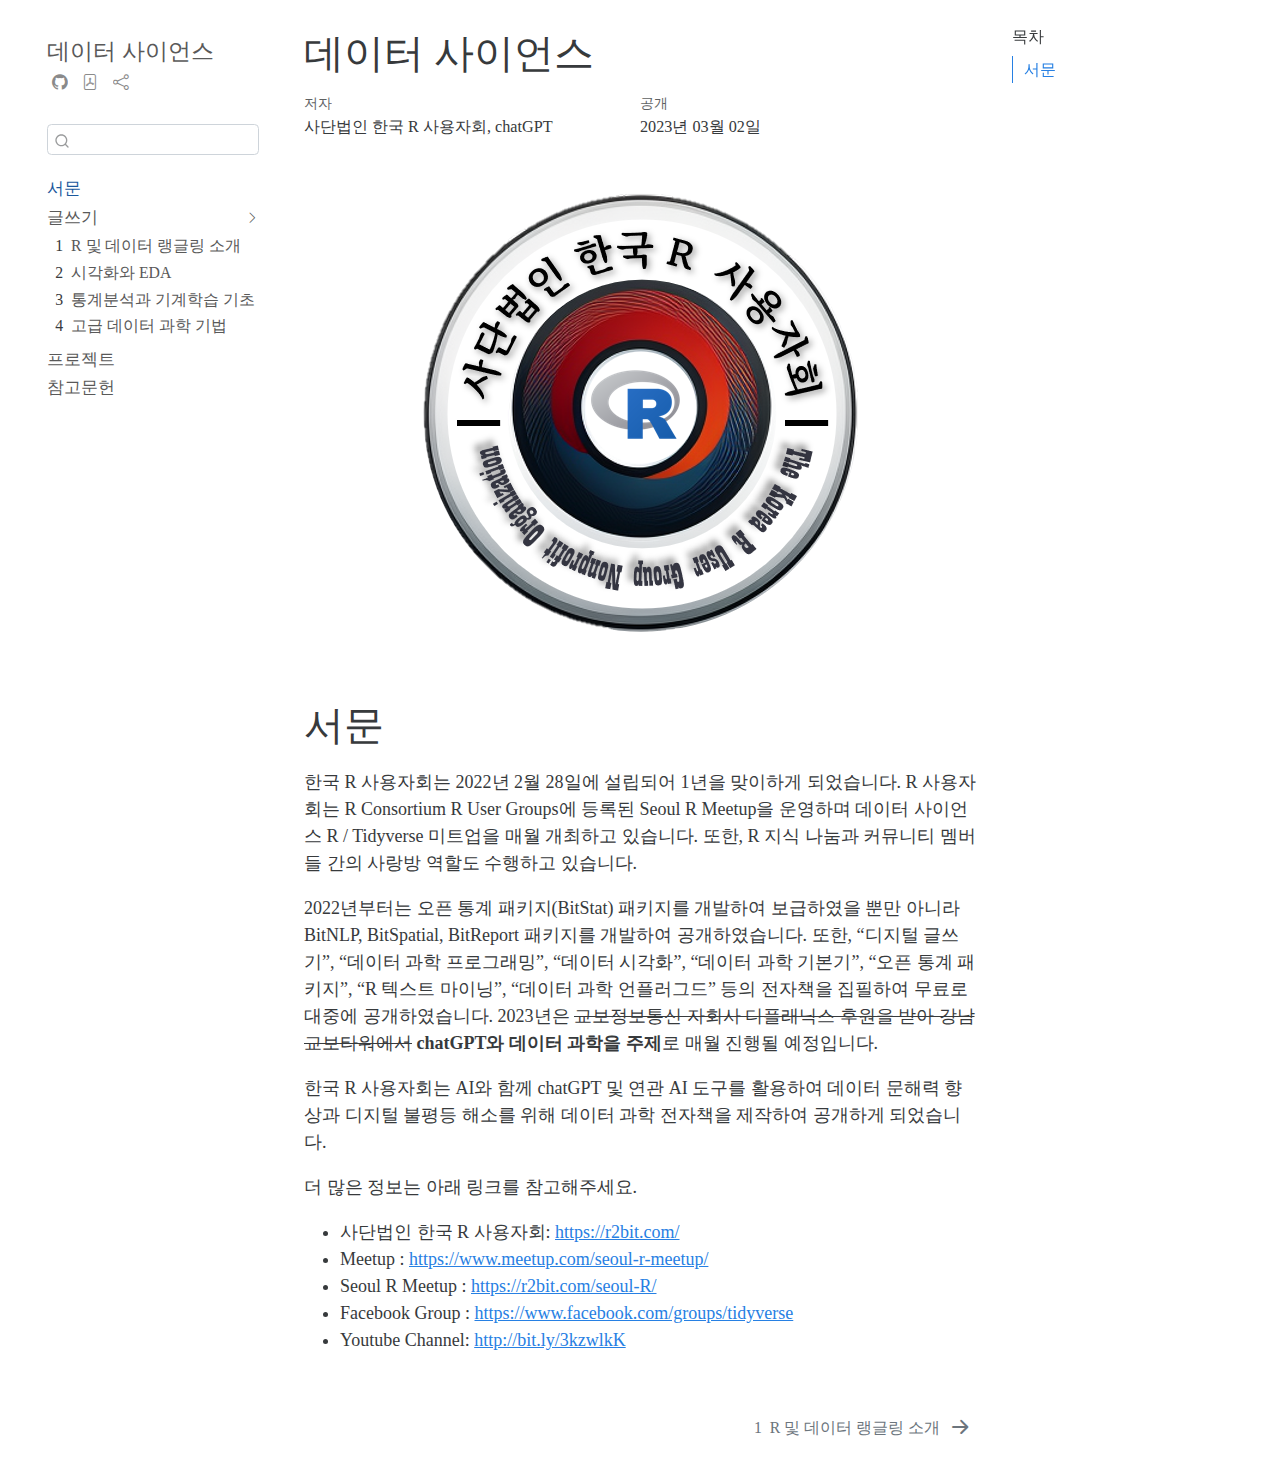
<file: docs/index.html>
<!DOCTYPE html>
<html xmlns="http://www.w3.org/1999/xhtml" lang="kr" xml:lang="kr"><head>

<meta charset="utf-8">
<meta name="generator" content="quarto-1.2.280">

<meta name="viewport" content="width=device-width, initial-scale=1.0, user-scalable=yes">

<meta name="author" content="사단법인 한국 R 사용자회, chatGPT">

<title>데이터 사이언스</title>
<style>
code{white-space: pre-wrap;}
span.smallcaps{font-variant: small-caps;}
div.columns{display: flex; gap: min(4vw, 1.5em);}
div.column{flex: auto; overflow-x: auto;}
div.hanging-indent{margin-left: 1.5em; text-indent: -1.5em;}
ul.task-list{list-style: none;}
ul.task-list li input[type="checkbox"] {
  width: 0.8em;
  margin: 0 0.8em 0.2em -1.6em;
  vertical-align: middle;
}
</style>


<script src="site_libs/quarto-nav/quarto-nav.js"></script>
<script src="site_libs/clipboard/clipboard.min.js"></script>
<script src="site_libs/quarto-search/autocomplete.umd.js"></script>
<script src="site_libs/quarto-search/fuse.min.js"></script>
<script src="site_libs/quarto-search/quarto-search.js"></script>
<meta name="quarto:offset" content="./">
<link href="./intro.html" rel="next">
<link href="./images/android-chrome-192x192.png" rel="icon" type="image/png">
<script src="site_libs/quarto-html/quarto.js"></script>
<script src="site_libs/quarto-html/popper.min.js"></script>
<script src="site_libs/quarto-html/tippy.umd.min.js"></script>
<script src="site_libs/quarto-html/anchor.min.js"></script>
<link href="site_libs/quarto-html/tippy.css" rel="stylesheet">
<link href="site_libs/quarto-html/quarto-syntax-highlighting.css" rel="stylesheet" id="quarto-text-highlighting-styles">
<script src="site_libs/bootstrap/bootstrap.min.js"></script>
<link href="site_libs/bootstrap/bootstrap-icons.css" rel="stylesheet">
<link href="site_libs/bootstrap/bootstrap.min.css" rel="stylesheet" id="quarto-bootstrap" data-mode="light">
<script src="site_libs/quarto-contrib/glightbox/glightbox.min.js"></script>
<link href="site_libs/quarto-contrib/glightbox/glightbox.min.css" rel="stylesheet">
<link href="site_libs/quarto-contrib/glightbox/lightbox.css" rel="stylesheet">
<script id="quarto-search-options" type="application/json">{
  "location": "sidebar",
  "copy-button": false,
  "collapse-after": 3,
  "panel-placement": "start",
  "type": "textbox",
  "limit": 20,
  "language": {
    "search-no-results-text": "일치 없음",
    "search-matching-documents-text": "일치된 문서",
    "search-copy-link-title": "검색 링크 복사",
    "search-hide-matches-text": "추가 검색 결과 숨기기",
    "search-more-match-text": "추가 검색결과",
    "search-more-matches-text": "추가 검색결과",
    "search-clear-button-title": "제거",
    "search-detached-cancel-button-title": "취소",
    "search-submit-button-title": "검색"
  }
}</script>


</head>

<body class="nav-sidebar floating">

<div id="quarto-search-results"></div>
  <header id="quarto-header" class="headroom fixed-top">
  <nav class="quarto-secondary-nav" data-bs-toggle="collapse" data-bs-target="#quarto-sidebar" aria-controls="quarto-sidebar" aria-expanded="false" aria-label="Toggle sidebar navigation" onclick="if (window.quartoToggleHeadroom) { window.quartoToggleHeadroom(); }">
    <div class="container-fluid d-flex justify-content-between">
      <h1 class="quarto-secondary-nav-title">데이터 사이언스</h1>
      <button type="button" class="quarto-btn-toggle btn" aria-label="Show secondary navigation">
        <i class="bi bi-chevron-right"></i>
      </button>
    </div>
  </nav>
</header>
<!-- content -->
<div id="quarto-content" class="quarto-container page-columns page-rows-contents page-layout-article">
<!-- sidebar -->
  <nav id="quarto-sidebar" class="sidebar collapse sidebar-navigation floating overflow-auto">
    <div class="pt-lg-2 mt-2 text-left sidebar-header">
    <div class="sidebar-title mb-0 py-0">
      <a href="./">데이터 사이언스</a> 
        <div class="sidebar-tools-main tools-wide">
    <a href="https://github.com/bit2r/book_chatGPT" title="Source Code" class="sidebar-tool px-1"><i class="bi bi-github"></i></a>
    <a href="./데이터-사이언스.pdf" title="Download PDF" class="sidebar-tool px-1"><i class="bi bi-file-pdf"></i></a>
    <a href="" title="Share" id="sidebar-tool-dropdown-0" class="sidebar-tool dropdown-toggle px-1" data-bs-toggle="dropdown" aria-expanded="false"><i class="bi bi-share"></i></a>
    <ul class="dropdown-menu" aria-labelledby="sidebar-tool-dropdown-0">
        <li>
          <a class="dropdown-item sidebar-tools-main-item" href="https://twitter.com/intent/tweet?url=|url|">
            <i class="bi bi-bi-twitter pe-1"></i>
          Twitter
          </a>
        </li>
        <li>
          <a class="dropdown-item sidebar-tools-main-item" href="https://www.facebook.com/sharer/sharer.php?u=|url|">
            <i class="bi bi-bi-facebook pe-1"></i>
          Facebook
          </a>
        </li>
    </ul>
</div>
    </div>
      </div>
      <div class="mt-2 flex-shrink-0 align-items-center">
        <div class="sidebar-search">
        <div id="quarto-search" class="" title="Search"></div>
        </div>
      </div>
    <div class="sidebar-menu-container"> 
    <ul class="list-unstyled mt-1">
        <li class="sidebar-item">
  <div class="sidebar-item-container"> 
  <a href="./index.html" class="sidebar-item-text sidebar-link active">서문</a>
  </div>
</li>
        <li class="sidebar-item sidebar-item-section">
      <div class="sidebar-item-container"> 
            <a class="sidebar-item-text sidebar-link text-start" data-bs-toggle="collapse" data-bs-target="#quarto-sidebar-section-1" aria-expanded="true">글쓰기</a>
          <a class="sidebar-item-toggle text-start" data-bs-toggle="collapse" data-bs-target="#quarto-sidebar-section-1" aria-expanded="true">
            <i class="bi bi-chevron-right ms-2"></i>
          </a> 
      </div>
      <ul id="quarto-sidebar-section-1" class="collapse list-unstyled sidebar-section depth1 show">  
          <li class="sidebar-item">
  <div class="sidebar-item-container"> 
  <a href="./intro.html" class="sidebar-item-text sidebar-link"><span class="chapter-number">1</span>&nbsp; <span class="chapter-title">R 및 데이터 랭글링 소개</span></a>
  </div>
</li>
          <li class="sidebar-item">
  <div class="sidebar-item-container"> 
  <a href="./viz_EDA.html" class="sidebar-item-text sidebar-link"><span class="chapter-number">2</span>&nbsp; <span class="chapter-title">시각화와 EDA</span></a>
  </div>
</li>
          <li class="sidebar-item">
  <div class="sidebar-item-container"> 
  <a href="./model.html" class="sidebar-item-text sidebar-link"><span class="chapter-number">3</span>&nbsp; <span class="chapter-title">통계분석과 기계학습 기초</span></a>
  </div>
</li>
          <li class="sidebar-item">
  <div class="sidebar-item-container"> 
  <a href="./advanced.html" class="sidebar-item-text sidebar-link"><span class="chapter-number">4</span>&nbsp; <span class="chapter-title">고급 데이터 과학 기법</span></a>
  </div>
</li>
      </ul>
  </li>
        <li class="sidebar-item sidebar-item-section">
      <span class="sidebar-item-text sidebar-link text-start">프로젝트</span>
  </li>
        <li class="sidebar-item">
  <div class="sidebar-item-container"> 
  <a href="./references.html" class="sidebar-item-text sidebar-link">참고문헌</a>
  </div>
</li>
    </ul>
    </div>
</nav>
<!-- margin-sidebar -->
    <div id="quarto-margin-sidebar" class="sidebar margin-sidebar">
        <nav id="TOC" role="doc-toc" class="toc-active">
    <h2 id="toc-title">목차</h2>
   
  <ul>
  <li><a href="#서문" id="toc-서문" class="nav-link active" data-scroll-target="#서문">서문</a></li>
  </ul>
</nav>
    </div>
<!-- main -->
<main class="content" id="quarto-document-content">

<header id="title-block-header" class="quarto-title-block default">
<div class="quarto-title">
<h1 class="title d-none d-lg-block">데이터 사이언스</h1>
</div>



<div class="quarto-title-meta">

    <div>
    <div class="quarto-title-meta-heading">저자</div>
    <div class="quarto-title-meta-contents">
             <p>사단법인 한국 R 사용자회, chatGPT </p>
          </div>
  </div>
    
    <div>
    <div class="quarto-title-meta-heading">공개</div>
    <div class="quarto-title-meta-contents">
      <p class="date">2023년 03월 02일</p>
    </div>
  </div>
  
    
  </div>
  

</header>

<div class="quarto-figure quarto-figure-center">
<figure class="figure">
<p><a href="images/korea_logo.png" class="lightbox" data-gallery="quarto-lightbox-gallery-1"><img src="images/korea_logo.png" title="데이터 사이언스" class="img-fluid figure-img"></a></p>
</figure>
</div>
<section id="서문" class="level1 unnumbered">
<h1 class="unnumbered">서문</h1>
<p>한국 R 사용자회는 2022년 2월 28일에 설립되어 1년을 맞이하게 되었습니다. R 사용자회는 R Consortium R User Groups에 등록된 Seoul R Meetup을 운영하며 데이터 사이언스 R / Tidyverse 미트업을 매월 개최하고 있습니다. 또한, R 지식 나눔과 커뮤니티 멤버들 간의 사랑방 역할도 수행하고 있습니다.</p>
<p>2022년부터는 오픈 통계 패키지(BitStat) 패키지를 개발하여 보급하였을 뿐만 아니라 BitNLP, BitSpatial, BitReport 패키지를 개발하여 공개하였습니다. 또한, “디지털 글쓰기”, “데이터 과학 프로그래밍”, “데이터 시각화”, “데이터 과학 기본기”, “오픈 통계 패키지”, “R 텍스트 마이닝”, “데이터 과학 언플러그드” 등의 전자책을 집필하여 무료로 대중에 공개하였습니다. 2023년은 <del>교보정보통신 자회사 디플래닉스 후원을 받아 강남 교보타워에서</del> <strong>chatGPT와 데이터 과학을 주제</strong>로 매월 진행될 예정입니다.</p>
<p>한국 R 사용자회는 AI와 함께 chatGPT 및 연관 AI 도구를 활용하여 데이터 문해력 향상과 디지털 불평등 해소를 위해 데이터 과학 전자책을 제작하여 공개하게 되었습니다.</p>
<p>더 많은 정보는 아래 링크를 참고해주세요.</p>
<ul>
<li>사단법인 한국 R 사용자회: <a href="https://r2bit.com/" class="uri">https://r2bit.com/</a></li>
<li>Meetup : <a href="https://www.meetup.com/seoul-r-meetup/" class="uri">https://www.meetup.com/seoul-r-meetup/</a></li>
<li>Seoul R Meetup : <a href="https://r2bit.com/seoul-R/" class="uri">https://r2bit.com/seoul-R/</a></li>
<li>Facebook Group : <a href="https://www.facebook.com/groups/tidyverse" class="uri">https://www.facebook.com/groups/tidyverse</a></li>
<li>Youtube Channel: <a href="http://bit.ly/3kzwlkK" class="uri">http://bit.ly/3kzwlkK</a></li>
</ul>


</section>

</main> <!-- /main -->
<script id="quarto-html-after-body" type="application/javascript">
window.document.addEventListener("DOMContentLoaded", function (event) {
  const toggleBodyColorMode = (bsSheetEl) => {
    const mode = bsSheetEl.getAttribute("data-mode");
    const bodyEl = window.document.querySelector("body");
    if (mode === "dark") {
      bodyEl.classList.add("quarto-dark");
      bodyEl.classList.remove("quarto-light");
    } else {
      bodyEl.classList.add("quarto-light");
      bodyEl.classList.remove("quarto-dark");
    }
  }
  const toggleBodyColorPrimary = () => {
    const bsSheetEl = window.document.querySelector("link#quarto-bootstrap");
    if (bsSheetEl) {
      toggleBodyColorMode(bsSheetEl);
    }
  }
  toggleBodyColorPrimary();  
  const icon = "";
  const anchorJS = new window.AnchorJS();
  anchorJS.options = {
    placement: 'right',
    icon: icon
  };
  anchorJS.add('.anchored');
  const clipboard = new window.ClipboardJS('.code-copy-button', {
    target: function(trigger) {
      return trigger.previousElementSibling;
    }
  });
  clipboard.on('success', function(e) {
    // button target
    const button = e.trigger;
    // don't keep focus
    button.blur();
    // flash "checked"
    button.classList.add('code-copy-button-checked');
    var currentTitle = button.getAttribute("title");
    button.setAttribute("title", "복사완료!");
    let tooltip;
    if (window.bootstrap) {
      button.setAttribute("data-bs-toggle", "tooltip");
      button.setAttribute("data-bs-placement", "left");
      button.setAttribute("data-bs-title", "복사완료!");
      tooltip = new bootstrap.Tooltip(button, 
        { trigger: "manual", 
          customClass: "code-copy-button-tooltip",
          offset: [0, -8]});
      tooltip.show();    
    }
    setTimeout(function() {
      if (tooltip) {
        tooltip.hide();
        button.removeAttribute("data-bs-title");
        button.removeAttribute("data-bs-toggle");
        button.removeAttribute("data-bs-placement");
      }
      button.setAttribute("title", currentTitle);
      button.classList.remove('code-copy-button-checked');
    }, 1000);
    // clear code selection
    e.clearSelection();
  });
  function tippyHover(el, contentFn) {
    const config = {
      allowHTML: true,
      content: contentFn,
      maxWidth: 500,
      delay: 100,
      arrow: false,
      appendTo: function(el) {
          return el.parentElement;
      },
      interactive: true,
      interactiveBorder: 10,
      theme: 'quarto',
      placement: 'bottom-start'
    };
    window.tippy(el, config); 
  }
  const noterefs = window.document.querySelectorAll('a[role="doc-noteref"]');
  for (var i=0; i<noterefs.length; i++) {
    const ref = noterefs[i];
    tippyHover(ref, function() {
      // use id or data attribute instead here
      let href = ref.getAttribute('data-footnote-href') || ref.getAttribute('href');
      try { href = new URL(href).hash; } catch {}
      const id = href.replace(/^#\/?/, "");
      const note = window.document.getElementById(id);
      return note.innerHTML;
    });
  }
  const findCites = (el) => {
    const parentEl = el.parentElement;
    if (parentEl) {
      const cites = parentEl.dataset.cites;
      if (cites) {
        return {
          el,
          cites: cites.split(' ')
        };
      } else {
        return findCites(el.parentElement)
      }
    } else {
      return undefined;
    }
  };
  var bibliorefs = window.document.querySelectorAll('a[role="doc-biblioref"]');
  for (var i=0; i<bibliorefs.length; i++) {
    const ref = bibliorefs[i];
    const citeInfo = findCites(ref);
    if (citeInfo) {
      tippyHover(citeInfo.el, function() {
        var popup = window.document.createElement('div');
        citeInfo.cites.forEach(function(cite) {
          var citeDiv = window.document.createElement('div');
          citeDiv.classList.add('hanging-indent');
          citeDiv.classList.add('csl-entry');
          var biblioDiv = window.document.getElementById('ref-' + cite);
          if (biblioDiv) {
            citeDiv.innerHTML = biblioDiv.innerHTML;
          }
          popup.appendChild(citeDiv);
        });
        return popup.innerHTML;
      });
    }
  }
});
</script>
<nav class="page-navigation">
  <div class="nav-page nav-page-previous">
  </div>
  <div class="nav-page nav-page-next">
      <a href="./intro.html" class="pagination-link">
        <span class="nav-page-text"><span class="chapter-number">1</span>&nbsp; <span class="chapter-title">R 및 데이터 랭글링 소개</span></span> <i class="bi bi-arrow-right-short"></i>
      </a>
  </div>
</nav>
</div> <!-- /content -->
<script>var lightboxQuarto = GLightbox({"openEffect":"zoom","selector":".lightbox","loop":true,"closeEffect":"zoom","descPosition":"bottom"});</script>



</body></html>
</file>
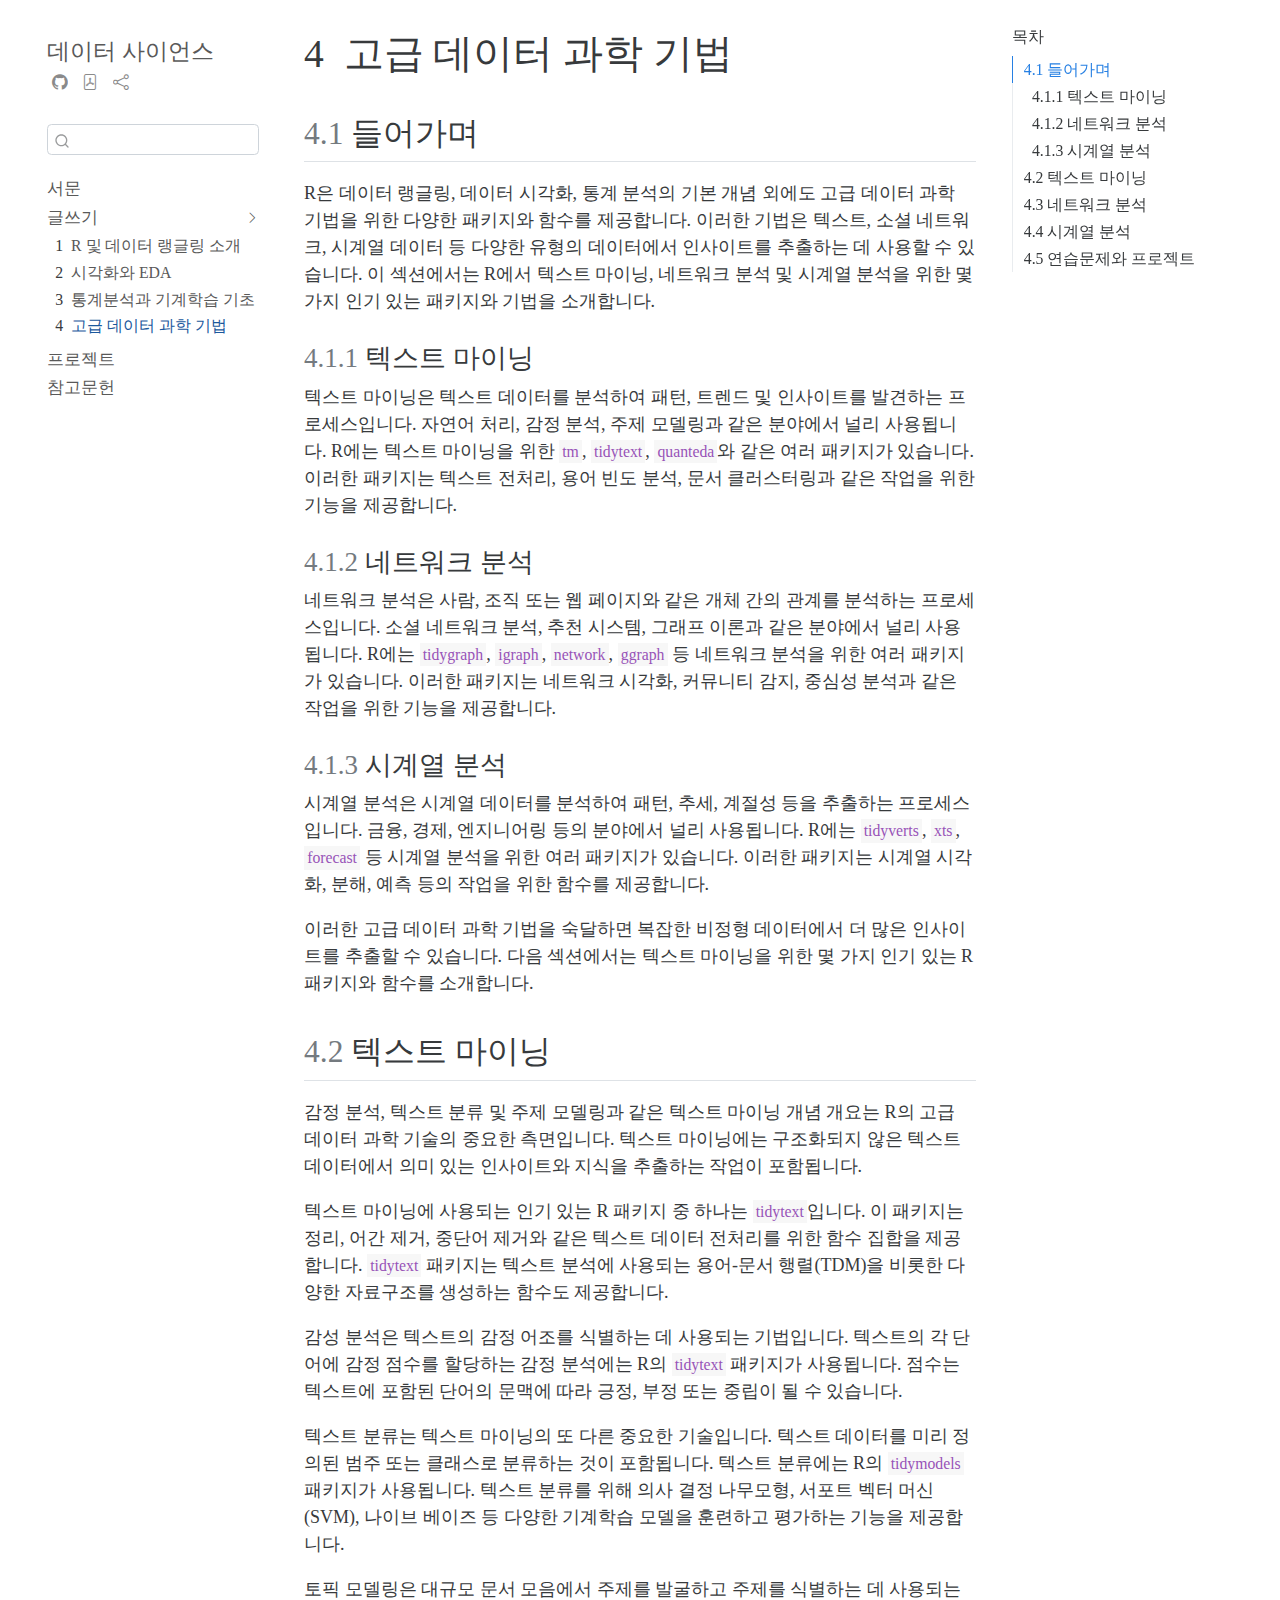
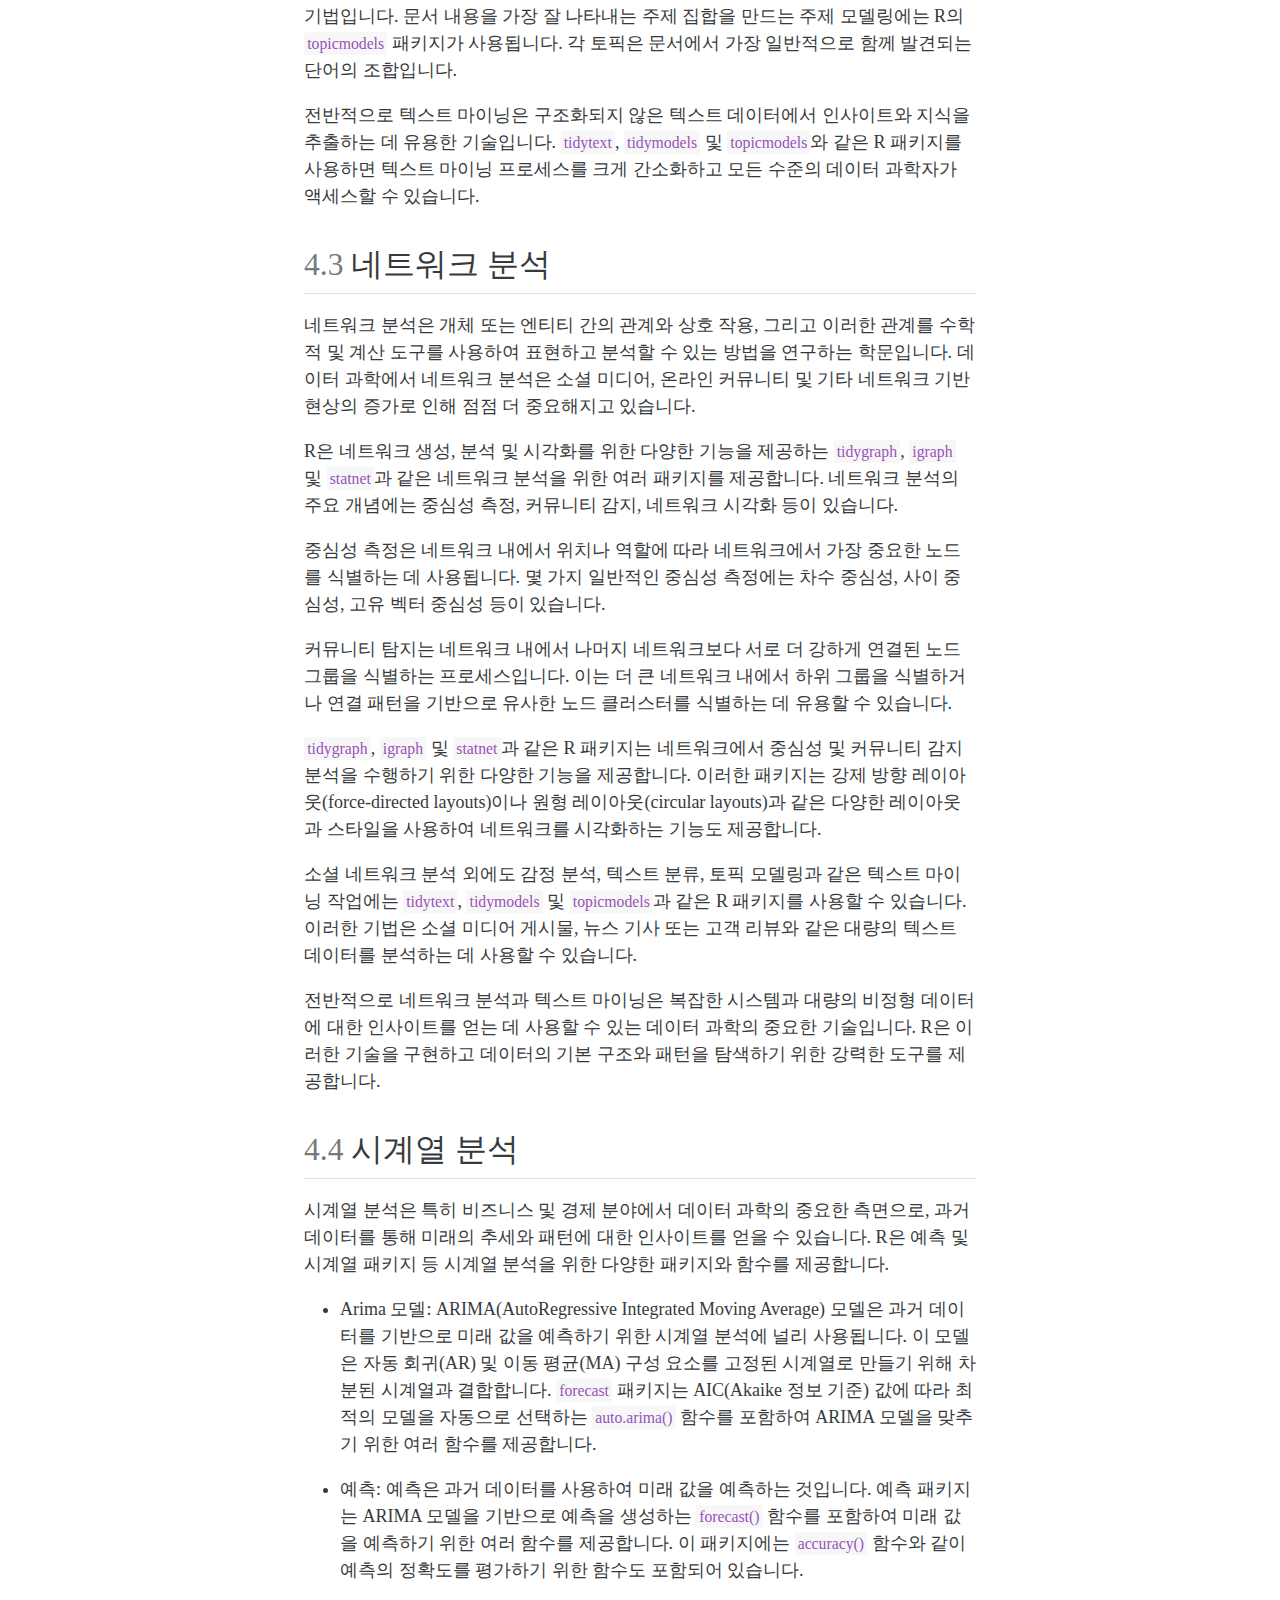
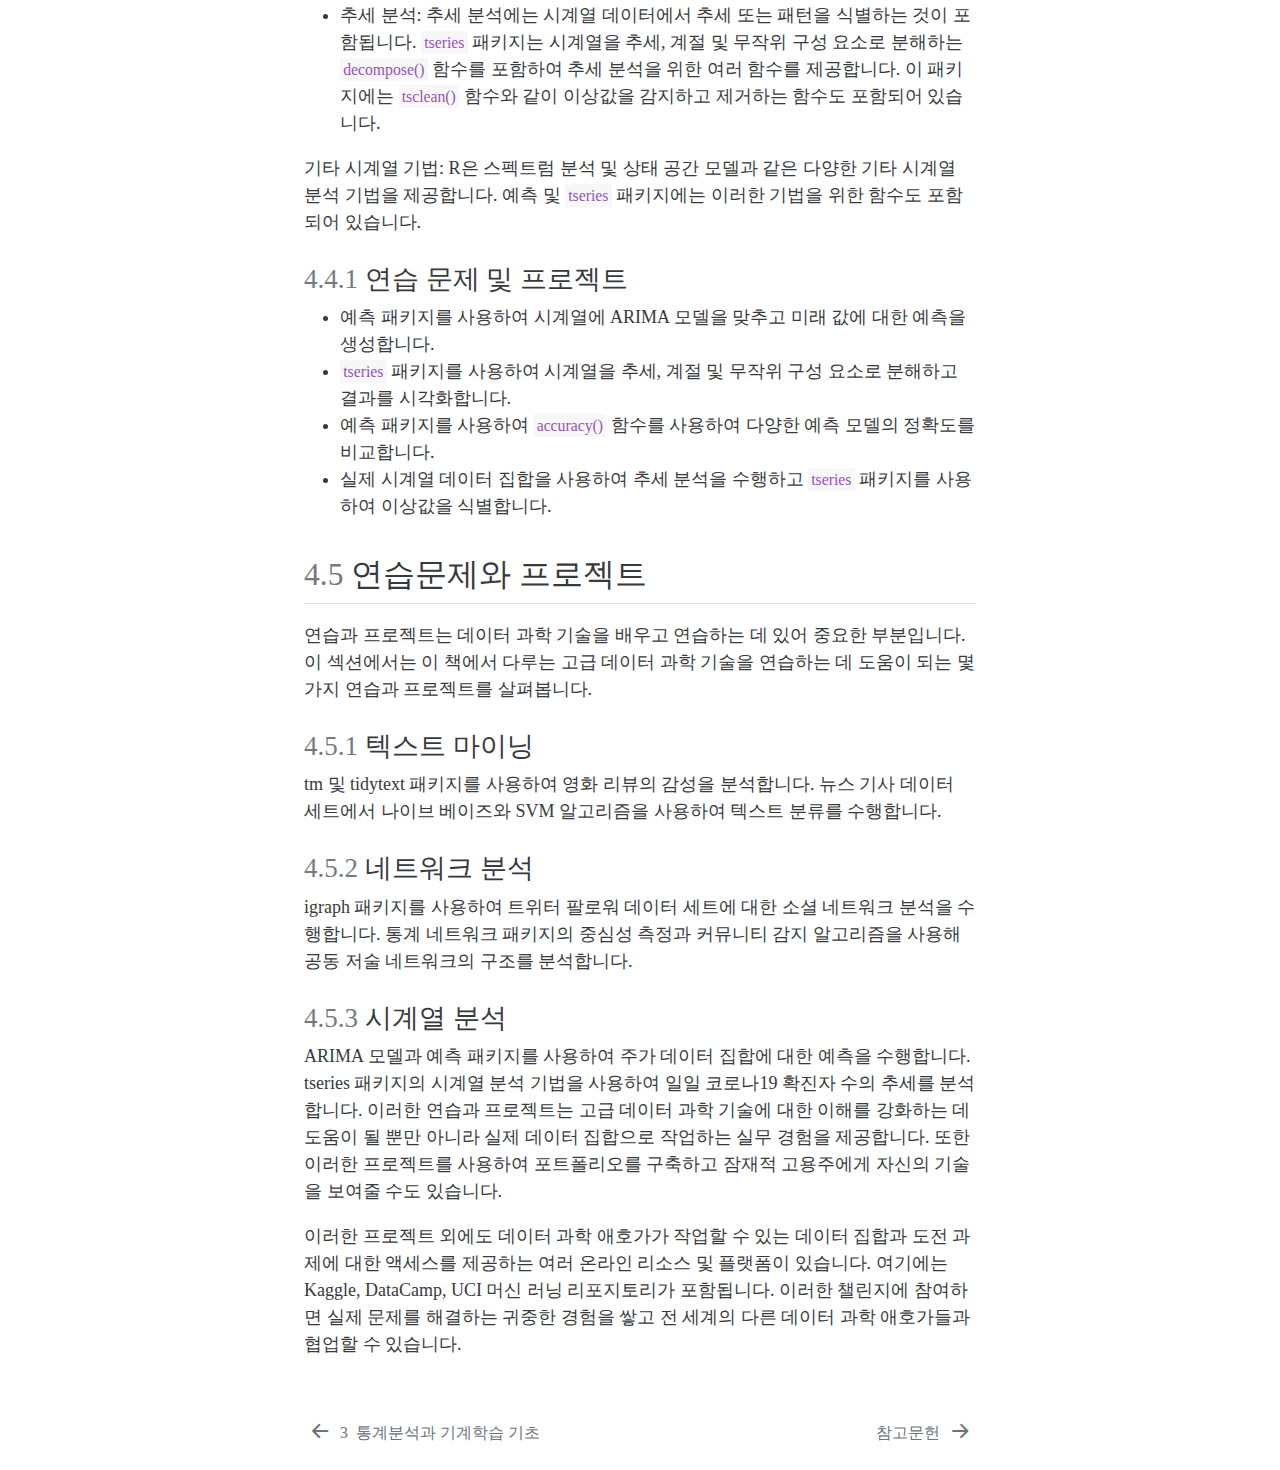
<file: docs/advanced.html>
<!DOCTYPE html>
<html xmlns="http://www.w3.org/1999/xhtml" lang="kr" xml:lang="kr"><head>

<meta charset="utf-8">
<meta name="generator" content="quarto-1.2.280">

<meta name="viewport" content="width=device-width, initial-scale=1.0, user-scalable=yes">


<title>데이터 사이언스 - 4&nbsp; 고급 데이터 과학 기법</title>
<style>
code{white-space: pre-wrap;}
span.smallcaps{font-variant: small-caps;}
div.columns{display: flex; gap: min(4vw, 1.5em);}
div.column{flex: auto; overflow-x: auto;}
div.hanging-indent{margin-left: 1.5em; text-indent: -1.5em;}
ul.task-list{list-style: none;}
ul.task-list li input[type="checkbox"] {
  width: 0.8em;
  margin: 0 0.8em 0.2em -1.6em;
  vertical-align: middle;
}
</style>


<script src="site_libs/quarto-nav/quarto-nav.js"></script>
<script src="site_libs/clipboard/clipboard.min.js"></script>
<script src="site_libs/quarto-search/autocomplete.umd.js"></script>
<script src="site_libs/quarto-search/fuse.min.js"></script>
<script src="site_libs/quarto-search/quarto-search.js"></script>
<meta name="quarto:offset" content="./">
<link href="./references.html" rel="next">
<link href="./model.html" rel="prev">
<link href="./images/android-chrome-192x192.png" rel="icon" type="image/png">
<script src="site_libs/quarto-html/quarto.js"></script>
<script src="site_libs/quarto-html/popper.min.js"></script>
<script src="site_libs/quarto-html/tippy.umd.min.js"></script>
<script src="site_libs/quarto-html/anchor.min.js"></script>
<link href="site_libs/quarto-html/tippy.css" rel="stylesheet">
<link href="site_libs/quarto-html/quarto-syntax-highlighting.css" rel="stylesheet" id="quarto-text-highlighting-styles">
<script src="site_libs/bootstrap/bootstrap.min.js"></script>
<link href="site_libs/bootstrap/bootstrap-icons.css" rel="stylesheet">
<link href="site_libs/bootstrap/bootstrap.min.css" rel="stylesheet" id="quarto-bootstrap" data-mode="light">
<script id="quarto-search-options" type="application/json">{
  "location": "sidebar",
  "copy-button": false,
  "collapse-after": 3,
  "panel-placement": "start",
  "type": "textbox",
  "limit": 20,
  "language": {
    "search-no-results-text": "일치 없음",
    "search-matching-documents-text": "일치된 문서",
    "search-copy-link-title": "검색 링크 복사",
    "search-hide-matches-text": "추가 검색 결과 숨기기",
    "search-more-match-text": "추가 검색결과",
    "search-more-matches-text": "추가 검색결과",
    "search-clear-button-title": "제거",
    "search-detached-cancel-button-title": "취소",
    "search-submit-button-title": "검색"
  }
}</script>


</head>

<body class="nav-sidebar floating">

<div id="quarto-search-results"></div>
  <header id="quarto-header" class="headroom fixed-top">
  <nav class="quarto-secondary-nav" data-bs-toggle="collapse" data-bs-target="#quarto-sidebar" aria-controls="quarto-sidebar" aria-expanded="false" aria-label="Toggle sidebar navigation" onclick="if (window.quartoToggleHeadroom) { window.quartoToggleHeadroom(); }">
    <div class="container-fluid d-flex justify-content-between">
      <h1 class="quarto-secondary-nav-title"><span class="chapter-number">4</span>&nbsp; <span class="chapter-title">고급 데이터 과학 기법</span></h1>
      <button type="button" class="quarto-btn-toggle btn" aria-label="Show secondary navigation">
        <i class="bi bi-chevron-right"></i>
      </button>
    </div>
  </nav>
</header>
<!-- content -->
<div id="quarto-content" class="quarto-container page-columns page-rows-contents page-layout-article">
<!-- sidebar -->
  <nav id="quarto-sidebar" class="sidebar collapse sidebar-navigation floating overflow-auto">
    <div class="pt-lg-2 mt-2 text-left sidebar-header">
    <div class="sidebar-title mb-0 py-0">
      <a href="./">데이터 사이언스</a> 
        <div class="sidebar-tools-main tools-wide">
    <a href="https://github.com/bit2r/book_chatGPT" title="Source Code" class="sidebar-tool px-1"><i class="bi bi-github"></i></a>
    <a href="./데이터-사이언스.pdf" title="Download PDF" class="sidebar-tool px-1"><i class="bi bi-file-pdf"></i></a>
    <a href="" title="Share" id="sidebar-tool-dropdown-0" class="sidebar-tool dropdown-toggle px-1" data-bs-toggle="dropdown" aria-expanded="false"><i class="bi bi-share"></i></a>
    <ul class="dropdown-menu" aria-labelledby="sidebar-tool-dropdown-0">
        <li>
          <a class="dropdown-item sidebar-tools-main-item" href="https://twitter.com/intent/tweet?url=|url|">
            <i class="bi bi-bi-twitter pe-1"></i>
          Twitter
          </a>
        </li>
        <li>
          <a class="dropdown-item sidebar-tools-main-item" href="https://www.facebook.com/sharer/sharer.php?u=|url|">
            <i class="bi bi-bi-facebook pe-1"></i>
          Facebook
          </a>
        </li>
    </ul>
</div>
    </div>
      </div>
      <div class="mt-2 flex-shrink-0 align-items-center">
        <div class="sidebar-search">
        <div id="quarto-search" class="" title="Search"></div>
        </div>
      </div>
    <div class="sidebar-menu-container"> 
    <ul class="list-unstyled mt-1">
        <li class="sidebar-item">
  <div class="sidebar-item-container"> 
  <a href="./index.html" class="sidebar-item-text sidebar-link">서문</a>
  </div>
</li>
        <li class="sidebar-item sidebar-item-section">
      <div class="sidebar-item-container"> 
            <a class="sidebar-item-text sidebar-link text-start" data-bs-toggle="collapse" data-bs-target="#quarto-sidebar-section-1" aria-expanded="true">글쓰기</a>
          <a class="sidebar-item-toggle text-start" data-bs-toggle="collapse" data-bs-target="#quarto-sidebar-section-1" aria-expanded="true">
            <i class="bi bi-chevron-right ms-2"></i>
          </a> 
      </div>
      <ul id="quarto-sidebar-section-1" class="collapse list-unstyled sidebar-section depth1 show">  
          <li class="sidebar-item">
  <div class="sidebar-item-container"> 
  <a href="./intro.html" class="sidebar-item-text sidebar-link"><span class="chapter-number">1</span>&nbsp; <span class="chapter-title">R 및 데이터 랭글링 소개</span></a>
  </div>
</li>
          <li class="sidebar-item">
  <div class="sidebar-item-container"> 
  <a href="./viz_EDA.html" class="sidebar-item-text sidebar-link"><span class="chapter-number">2</span>&nbsp; <span class="chapter-title">시각화와 EDA</span></a>
  </div>
</li>
          <li class="sidebar-item">
  <div class="sidebar-item-container"> 
  <a href="./model.html" class="sidebar-item-text sidebar-link"><span class="chapter-number">3</span>&nbsp; <span class="chapter-title">통계분석과 기계학습 기초</span></a>
  </div>
</li>
          <li class="sidebar-item">
  <div class="sidebar-item-container"> 
  <a href="./advanced.html" class="sidebar-item-text sidebar-link active"><span class="chapter-number">4</span>&nbsp; <span class="chapter-title">고급 데이터 과학 기법</span></a>
  </div>
</li>
      </ul>
  </li>
        <li class="sidebar-item sidebar-item-section">
      <span class="sidebar-item-text sidebar-link text-start">프로젝트</span>
  </li>
        <li class="sidebar-item">
  <div class="sidebar-item-container"> 
  <a href="./references.html" class="sidebar-item-text sidebar-link">참고문헌</a>
  </div>
</li>
    </ul>
    </div>
</nav>
<!-- margin-sidebar -->
    <div id="quarto-margin-sidebar" class="sidebar margin-sidebar">
        <nav id="TOC" role="doc-toc" class="toc-active">
    <h2 id="toc-title">목차</h2>
   
  <ul>
  <li><a href="#들어가며" id="toc-들어가며" class="nav-link active" data-scroll-target="#들어가며"><span class="toc-section-number">4.1</span>  들어가며</a>
  <ul class="collapse">
  <li><a href="#텍스트-마이닝" id="toc-텍스트-마이닝" class="nav-link" data-scroll-target="#텍스트-마이닝"><span class="toc-section-number">4.1.1</span>  텍스트 마이닝</a></li>
  <li><a href="#네트워크-분석" id="toc-네트워크-분석" class="nav-link" data-scroll-target="#네트워크-분석"><span class="toc-section-number">4.1.2</span>  네트워크 분석</a></li>
  <li><a href="#시계열-분석" id="toc-시계열-분석" class="nav-link" data-scroll-target="#시계열-분석"><span class="toc-section-number">4.1.3</span>  시계열 분석</a></li>
  </ul></li>
  <li><a href="#텍스트-마이닝-1" id="toc-텍스트-마이닝-1" class="nav-link" data-scroll-target="#텍스트-마이닝-1"><span class="toc-section-number">4.2</span>  텍스트 마이닝</a></li>
  <li><a href="#네트워크-분석-1" id="toc-네트워크-분석-1" class="nav-link" data-scroll-target="#네트워크-분석-1"><span class="toc-section-number">4.3</span>  네트워크 분석</a></li>
  <li><a href="#시계열-분석-1" id="toc-시계열-분석-1" class="nav-link" data-scroll-target="#시계열-분석-1"><span class="toc-section-number">4.4</span>  시계열 분석</a>
  <ul class="collapse">
  <li><a href="#연습-문제-및-프로젝트" id="toc-연습-문제-및-프로젝트" class="nav-link" data-scroll-target="#연습-문제-및-프로젝트"><span class="toc-section-number">4.4.1</span>  연습 문제 및 프로젝트</a></li>
  </ul></li>
  <li><a href="#연습문제와-프로젝트" id="toc-연습문제와-프로젝트" class="nav-link" data-scroll-target="#연습문제와-프로젝트"><span class="toc-section-number">4.5</span>  연습문제와 프로젝트</a>
  <ul class="collapse">
  <li><a href="#텍스트-마이닝-2" id="toc-텍스트-마이닝-2" class="nav-link" data-scroll-target="#텍스트-마이닝-2"><span class="toc-section-number">4.5.1</span>  텍스트 마이닝</a></li>
  <li><a href="#네트워크-분석-2" id="toc-네트워크-분석-2" class="nav-link" data-scroll-target="#네트워크-분석-2"><span class="toc-section-number">4.5.2</span>  네트워크 분석</a></li>
  <li><a href="#시계열-분석-2" id="toc-시계열-분석-2" class="nav-link" data-scroll-target="#시계열-분석-2"><span class="toc-section-number">4.5.3</span>  시계열 분석</a></li>
  </ul></li>
  </ul>
</nav>
    </div>
<!-- main -->
<main class="content" id="quarto-document-content">

<header id="title-block-header" class="quarto-title-block default">
<div class="quarto-title">
<h1 class="title d-none d-lg-block"><span class="chapter-number">4</span>&nbsp; <span class="chapter-title">고급 데이터 과학 기법</span></h1>
</div>



<div class="quarto-title-meta">

    
  
    
  </div>
  

</header>

<section id="들어가며" class="level2" data-number="4.1">
<h2 data-number="4.1" class="anchored" data-anchor-id="들어가며"><span class="header-section-number">4.1</span> 들어가며</h2>
<p>R은 데이터 랭글링, 데이터 시각화, 통계 분석의 기본 개념 외에도 고급 데이터 과학 기법을 위한 다양한 패키지와 함수를 제공합니다. 이러한 기법은 텍스트, 소셜 네트워크, 시계열 데이터 등 다양한 유형의 데이터에서 인사이트를 추출하는 데 사용할 수 있습니다. 이 섹션에서는 R에서 텍스트 마이닝, 네트워크 분석 및 시계열 분석을 위한 몇 가지 인기 있는 패키지와 기법을 소개합니다.</p>
<section id="텍스트-마이닝" class="level3" data-number="4.1.1">
<h3 data-number="4.1.1" class="anchored" data-anchor-id="텍스트-마이닝"><span class="header-section-number">4.1.1</span> 텍스트 마이닝</h3>
<p>텍스트 마이닝은 텍스트 데이터를 분석하여 패턴, 트렌드 및 인사이트를 발견하는 프로세스입니다. 자연어 처리, 감정 분석, 주제 모델링과 같은 분야에서 널리 사용됩니다. R에는 텍스트 마이닝을 위한 <code>tm</code>, <code>tidytext</code>, <code>quanteda</code>와 같은 여러 패키지가 있습니다. 이러한 패키지는 텍스트 전처리, 용어 빈도 분석, 문서 클러스터링과 같은 작업을 위한 기능을 제공합니다.</p>
</section>
<section id="네트워크-분석" class="level3" data-number="4.1.2">
<h3 data-number="4.1.2" class="anchored" data-anchor-id="네트워크-분석"><span class="header-section-number">4.1.2</span> 네트워크 분석</h3>
<p>네트워크 분석은 사람, 조직 또는 웹 페이지와 같은 개체 간의 관계를 분석하는 프로세스입니다. 소셜 네트워크 분석, 추천 시스템, 그래프 이론과 같은 분야에서 널리 사용됩니다. R에는 <code>tidygraph</code>, <code>igraph</code>, <code>network</code>, <code>ggraph</code> 등 네트워크 분석을 위한 여러 패키지가 있습니다. 이러한 패키지는 네트워크 시각화, 커뮤니티 감지, 중심성 분석과 같은 작업을 위한 기능을 제공합니다.</p>
</section>
<section id="시계열-분석" class="level3" data-number="4.1.3">
<h3 data-number="4.1.3" class="anchored" data-anchor-id="시계열-분석"><span class="header-section-number">4.1.3</span> 시계열 분석</h3>
<p>시계열 분석은 시계열 데이터를 분석하여 패턴, 추세, 계절성 등을 추출하는 프로세스입니다. 금융, 경제, 엔지니어링 등의 분야에서 널리 사용됩니다. R에는 <code>tidyverts</code>, <code>xts</code>, <code>forecast</code> 등 시계열 분석을 위한 여러 패키지가 있습니다. 이러한 패키지는 시계열 시각화, 분해, 예측 등의 작업을 위한 함수를 제공합니다.</p>
<p>이러한 고급 데이터 과학 기법을 숙달하면 복잡한 비정형 데이터에서 더 많은 인사이트를 추출할 수 있습니다. 다음 섹션에서는 텍스트 마이닝을 위한 몇 가지 인기 있는 R 패키지와 함수를 소개합니다.</p>
</section>
</section>
<section id="텍스트-마이닝-1" class="level2" data-number="4.2">
<h2 data-number="4.2" class="anchored" data-anchor-id="텍스트-마이닝-1"><span class="header-section-number">4.2</span> 텍스트 마이닝</h2>
<p>감정 분석, 텍스트 분류 및 주제 모델링과 같은 텍스트 마이닝 개념 개요는 R의 고급 데이터 과학 기술의 중요한 측면입니다. 텍스트 마이닝에는 구조화되지 않은 텍스트 데이터에서 의미 있는 인사이트와 지식을 추출하는 작업이 포함됩니다.</p>
<p>텍스트 마이닝에 사용되는 인기 있는 R 패키지 중 하나는 <code>tidytext</code>입니다. 이 패키지는 정리, 어간 제거, 중단어 제거와 같은 텍스트 데이터 전처리를 위한 함수 집합을 제공합니다. <code>tidytext</code> 패키지는 텍스트 분석에 사용되는 용어-문서 행렬(TDM)을 비롯한 다양한 자료구조를 생성하는 함수도 제공합니다.</p>
<p>감성 분석은 텍스트의 감정 어조를 식별하는 데 사용되는 기법입니다. 텍스트의 각 단어에 감정 점수를 할당하는 감정 분석에는 R의 <code>tidytext</code> 패키지가 사용됩니다. 점수는 텍스트에 포함된 단어의 문맥에 따라 긍정, 부정 또는 중립이 될 수 있습니다.</p>
<p>텍스트 분류는 텍스트 마이닝의 또 다른 중요한 기술입니다. 텍스트 데이터를 미리 정의된 범주 또는 클래스로 분류하는 것이 포함됩니다. 텍스트 분류에는 R의 <code>tidymodels</code> 패키지가 사용됩니다. 텍스트 분류를 위해 의사 결정 나무모형, 서포트 벡터 머신(SVM), 나이브 베이즈 등 다양한 기계학습 모델을 훈련하고 평가하는 기능을 제공합니다.</p>
<p>토픽 모델링은 대규모 문서 모음에서 주제를 발굴하고 주제를 식별하는 데 사용되는 기법입니다. 문서 내용을 가장 잘 나타내는 주제 집합을 만드는 주제 모델링에는 R의 <code>topicmodels</code> 패키지가 사용됩니다. 각 토픽은 문서에서 가장 일반적으로 함께 발견되는 단어의 조합입니다.</p>
<p>전반적으로 텍스트 마이닝은 구조화되지 않은 텍스트 데이터에서 인사이트와 지식을 추출하는 데 유용한 기술입니다. <code>tidytext</code>, <code>tidymodels</code> 및 <code>topicmodels</code>와 같은 R 패키지를 사용하면 텍스트 마이닝 프로세스를 크게 간소화하고 모든 수준의 데이터 과학자가 액세스할 수 있습니다.</p>
</section>
<section id="네트워크-분석-1" class="level2" data-number="4.3">
<h2 data-number="4.3" class="anchored" data-anchor-id="네트워크-분석-1"><span class="header-section-number">4.3</span> 네트워크 분석</h2>
<p>네트워크 분석은 개체 또는 엔티티 간의 관계와 상호 작용, 그리고 이러한 관계를 수학적 및 계산 도구를 사용하여 표현하고 분석할 수 있는 방법을 연구하는 학문입니다. 데이터 과학에서 네트워크 분석은 소셜 미디어, 온라인 커뮤니티 및 기타 네트워크 기반 현상의 증가로 인해 점점 더 중요해지고 있습니다.</p>
<p>R은 네트워크 생성, 분석 및 시각화를 위한 다양한 기능을 제공하는 <code>tidygraph</code>, <code>igraph</code> 및 <code>statnet</code>과 같은 네트워크 분석을 위한 여러 패키지를 제공합니다. 네트워크 분석의 주요 개념에는 중심성 측정, 커뮤니티 감지, 네트워크 시각화 등이 있습니다.</p>
<p>중심성 측정은 네트워크 내에서 위치나 역할에 따라 네트워크에서 가장 중요한 노드를 식별하는 데 사용됩니다. 몇 가지 일반적인 중심성 측정에는 차수 중심성, 사이 중심성, 고유 벡터 중심성 등이 있습니다.</p>
<p>커뮤니티 탐지는 네트워크 내에서 나머지 네트워크보다 서로 더 강하게 연결된 노드 그룹을 식별하는 프로세스입니다. 이는 더 큰 네트워크 내에서 하위 그룹을 식별하거나 연결 패턴을 기반으로 유사한 노드 클러스터를 식별하는 데 유용할 수 있습니다.</p>
<p><code>tidygraph</code>, <code>igraph</code> 및 <code>statnet</code>과 같은 R 패키지는 네트워크에서 중심성 및 커뮤니티 감지 분석을 수행하기 위한 다양한 기능을 제공합니다. 이러한 패키지는 강제 방향 레이아웃(force-directed layouts)이나 원형 레이아웃(circular layouts)과 같은 다양한 레이아웃과 스타일을 사용하여 네트워크를 시각화하는 기능도 제공합니다.</p>
<p>소셜 네트워크 분석 외에도 감정 분석, 텍스트 분류, 토픽 모델링과 같은 텍스트 마이닝 작업에는 <code>tidytext</code>, <code>tidymodels</code> 및 <code>topicmodels</code>과 같은 R 패키지를 사용할 수 있습니다. 이러한 기법은 소셜 미디어 게시물, 뉴스 기사 또는 고객 리뷰와 같은 대량의 텍스트 데이터를 분석하는 데 사용할 수 있습니다.</p>
<p>전반적으로 네트워크 분석과 텍스트 마이닝은 복잡한 시스템과 대량의 비정형 데이터에 대한 인사이트를 얻는 데 사용할 수 있는 데이터 과학의 중요한 기술입니다. R은 이러한 기술을 구현하고 데이터의 기본 구조와 패턴을 탐색하기 위한 강력한 도구를 제공합니다.</p>
</section>
<section id="시계열-분석-1" class="level2" data-number="4.4">
<h2 data-number="4.4" class="anchored" data-anchor-id="시계열-분석-1"><span class="header-section-number">4.4</span> 시계열 분석</h2>
<p>시계열 분석은 특히 비즈니스 및 경제 분야에서 데이터 과학의 중요한 측면으로, 과거 데이터를 통해 미래의 추세와 패턴에 대한 인사이트를 얻을 수 있습니다. R은 예측 및 시계열 패키지 등 시계열 분석을 위한 다양한 패키지와 함수를 제공합니다.</p>
<ul>
<li><p>Arima 모델: ARIMA(AutoRegressive Integrated Moving Average) 모델은 과거 데이터를 기반으로 미래 값을 예측하기 위한 시계열 분석에 널리 사용됩니다. 이 모델은 자동 회귀(AR) 및 이동 평균(MA) 구성 요소를 고정된 시계열로 만들기 위해 차분된 시계열과 결합합니다. <code>forecast</code> 패키지는 AIC(Akaike 정보 기준) 값에 따라 최적의 모델을 자동으로 선택하는 <code>auto.arima()</code> 함수를 포함하여 ARIMA 모델을 맞추기 위한 여러 함수를 제공합니다.</p></li>
<li><p>예측: 예측은 과거 데이터를 사용하여 미래 값을 예측하는 것입니다. 예측 패키지는 ARIMA 모델을 기반으로 예측을 생성하는 <code>forecast()</code> 함수를 포함하여 미래 값을 예측하기 위한 여러 함수를 제공합니다. 이 패키지에는 <code>accuracy()</code> 함수와 같이 예측의 정확도를 평가하기 위한 함수도 포함되어 있습니다.</p></li>
<li><p>추세 분석: 추세 분석에는 시계열 데이터에서 추세 또는 패턴을 식별하는 것이 포함됩니다. <code>tseries</code> 패키지는 시계열을 추세, 계절 및 무작위 구성 요소로 분해하는 <code>decompose()</code> 함수를 포함하여 추세 분석을 위한 여러 함수를 제공합니다. 이 패키지에는 <code>tsclean()</code> 함수와 같이 이상값을 감지하고 제거하는 함수도 포함되어 있습니다.</p></li>
</ul>
<p>기타 시계열 기법: R은 스펙트럼 분석 및 상태 공간 모델과 같은 다양한 기타 시계열 분석 기법을 제공합니다. 예측 및 <code>tseries</code> 패키지에는 이러한 기법을 위한 함수도 포함되어 있습니다.</p>
<section id="연습-문제-및-프로젝트" class="level3" data-number="4.4.1">
<h3 data-number="4.4.1" class="anchored" data-anchor-id="연습-문제-및-프로젝트"><span class="header-section-number">4.4.1</span> 연습 문제 및 프로젝트</h3>
<ul>
<li>예측 패키지를 사용하여 시계열에 ARIMA 모델을 맞추고 미래 값에 대한 예측을 생성합니다.</li>
<li><code>tseries</code> 패키지를 사용하여 시계열을 추세, 계절 및 무작위 구성 요소로 분해하고 결과를 시각화합니다.</li>
<li>예측 패키지를 사용하여 <code>accuracy()</code> 함수를 사용하여 다양한 예측 모델의 정확도를 비교합니다.</li>
<li>실제 시계열 데이터 집합을 사용하여 추세 분석을 수행하고 <code>tseries</code> 패키지를 사용하여 이상값을 식별합니다.</li>
</ul>
</section>
</section>
<section id="연습문제와-프로젝트" class="level2" data-number="4.5">
<h2 data-number="4.5" class="anchored" data-anchor-id="연습문제와-프로젝트"><span class="header-section-number">4.5</span> 연습문제와 프로젝트</h2>
<p>연습과 프로젝트는 데이터 과학 기술을 배우고 연습하는 데 있어 중요한 부분입니다. 이 섹션에서는 이 책에서 다루는 고급 데이터 과학 기술을 연습하는 데 도움이 되는 몇 가지 연습과 프로젝트를 살펴봅니다.</p>
<section id="텍스트-마이닝-2" class="level3" data-number="4.5.1">
<h3 data-number="4.5.1" class="anchored" data-anchor-id="텍스트-마이닝-2"><span class="header-section-number">4.5.1</span> 텍스트 마이닝</h3>
<p>tm 및 tidytext 패키지를 사용하여 영화 리뷰의 감성을 분석합니다. 뉴스 기사 데이터 세트에서 나이브 베이즈와 SVM 알고리즘을 사용하여 텍스트 분류를 수행합니다.</p>
</section>
<section id="네트워크-분석-2" class="level3" data-number="4.5.2">
<h3 data-number="4.5.2" class="anchored" data-anchor-id="네트워크-분석-2"><span class="header-section-number">4.5.2</span> 네트워크 분석</h3>
<p>igraph 패키지를 사용하여 트위터 팔로워 데이터 세트에 대한 소셜 네트워크 분석을 수행합니다. 통계 네트워크 패키지의 중심성 측정과 커뮤니티 감지 알고리즘을 사용해 공동 저술 네트워크의 구조를 분석합니다.</p>
</section>
<section id="시계열-분석-2" class="level3" data-number="4.5.3">
<h3 data-number="4.5.3" class="anchored" data-anchor-id="시계열-분석-2"><span class="header-section-number">4.5.3</span> 시계열 분석</h3>
<p>ARIMA 모델과 예측 패키지를 사용하여 주가 데이터 집합에 대한 예측을 수행합니다. tseries 패키지의 시계열 분석 기법을 사용하여 일일 코로나19 확진자 수의 추세를 분석합니다. 이러한 연습과 프로젝트는 고급 데이터 과학 기술에 대한 이해를 강화하는 데 도움이 될 뿐만 아니라 실제 데이터 집합으로 작업하는 실무 경험을 제공합니다. 또한 이러한 프로젝트를 사용하여 포트폴리오를 구축하고 잠재적 고용주에게 자신의 기술을 보여줄 수도 있습니다.</p>
<p>이러한 프로젝트 외에도 데이터 과학 애호가가 작업할 수 있는 데이터 집합과 도전 과제에 대한 액세스를 제공하는 여러 온라인 리소스 및 플랫폼이 있습니다. 여기에는 Kaggle, DataCamp, UCI 머신 러닝 리포지토리가 포함됩니다. 이러한 챌린지에 참여하면 실제 문제를 해결하는 귀중한 경험을 쌓고 전 세계의 다른 데이터 과학 애호가들과 협업할 수 있습니다.</p>


</section>
</section>

</main> <!-- /main -->
<script id="quarto-html-after-body" type="application/javascript">
window.document.addEventListener("DOMContentLoaded", function (event) {
  const toggleBodyColorMode = (bsSheetEl) => {
    const mode = bsSheetEl.getAttribute("data-mode");
    const bodyEl = window.document.querySelector("body");
    if (mode === "dark") {
      bodyEl.classList.add("quarto-dark");
      bodyEl.classList.remove("quarto-light");
    } else {
      bodyEl.classList.add("quarto-light");
      bodyEl.classList.remove("quarto-dark");
    }
  }
  const toggleBodyColorPrimary = () => {
    const bsSheetEl = window.document.querySelector("link#quarto-bootstrap");
    if (bsSheetEl) {
      toggleBodyColorMode(bsSheetEl);
    }
  }
  toggleBodyColorPrimary();  
  const icon = "";
  const anchorJS = new window.AnchorJS();
  anchorJS.options = {
    placement: 'right',
    icon: icon
  };
  anchorJS.add('.anchored');
  const clipboard = new window.ClipboardJS('.code-copy-button', {
    target: function(trigger) {
      return trigger.previousElementSibling;
    }
  });
  clipboard.on('success', function(e) {
    // button target
    const button = e.trigger;
    // don't keep focus
    button.blur();
    // flash "checked"
    button.classList.add('code-copy-button-checked');
    var currentTitle = button.getAttribute("title");
    button.setAttribute("title", "복사완료!");
    let tooltip;
    if (window.bootstrap) {
      button.setAttribute("data-bs-toggle", "tooltip");
      button.setAttribute("data-bs-placement", "left");
      button.setAttribute("data-bs-title", "복사완료!");
      tooltip = new bootstrap.Tooltip(button, 
        { trigger: "manual", 
          customClass: "code-copy-button-tooltip",
          offset: [0, -8]});
      tooltip.show();    
    }
    setTimeout(function() {
      if (tooltip) {
        tooltip.hide();
        button.removeAttribute("data-bs-title");
        button.removeAttribute("data-bs-toggle");
        button.removeAttribute("data-bs-placement");
      }
      button.setAttribute("title", currentTitle);
      button.classList.remove('code-copy-button-checked');
    }, 1000);
    // clear code selection
    e.clearSelection();
  });
  function tippyHover(el, contentFn) {
    const config = {
      allowHTML: true,
      content: contentFn,
      maxWidth: 500,
      delay: 100,
      arrow: false,
      appendTo: function(el) {
          return el.parentElement;
      },
      interactive: true,
      interactiveBorder: 10,
      theme: 'quarto',
      placement: 'bottom-start'
    };
    window.tippy(el, config); 
  }
  const noterefs = window.document.querySelectorAll('a[role="doc-noteref"]');
  for (var i=0; i<noterefs.length; i++) {
    const ref = noterefs[i];
    tippyHover(ref, function() {
      // use id or data attribute instead here
      let href = ref.getAttribute('data-footnote-href') || ref.getAttribute('href');
      try { href = new URL(href).hash; } catch {}
      const id = href.replace(/^#\/?/, "");
      const note = window.document.getElementById(id);
      return note.innerHTML;
    });
  }
  const findCites = (el) => {
    const parentEl = el.parentElement;
    if (parentEl) {
      const cites = parentEl.dataset.cites;
      if (cites) {
        return {
          el,
          cites: cites.split(' ')
        };
      } else {
        return findCites(el.parentElement)
      }
    } else {
      return undefined;
    }
  };
  var bibliorefs = window.document.querySelectorAll('a[role="doc-biblioref"]');
  for (var i=0; i<bibliorefs.length; i++) {
    const ref = bibliorefs[i];
    const citeInfo = findCites(ref);
    if (citeInfo) {
      tippyHover(citeInfo.el, function() {
        var popup = window.document.createElement('div');
        citeInfo.cites.forEach(function(cite) {
          var citeDiv = window.document.createElement('div');
          citeDiv.classList.add('hanging-indent');
          citeDiv.classList.add('csl-entry');
          var biblioDiv = window.document.getElementById('ref-' + cite);
          if (biblioDiv) {
            citeDiv.innerHTML = biblioDiv.innerHTML;
          }
          popup.appendChild(citeDiv);
        });
        return popup.innerHTML;
      });
    }
  }
});
</script>
<nav class="page-navigation">
  <div class="nav-page nav-page-previous">
      <a href="./model.html" class="pagination-link">
        <i class="bi bi-arrow-left-short"></i> <span class="nav-page-text"><span class="chapter-number">3</span>&nbsp; <span class="chapter-title">통계분석과 기계학습 기초</span></span>
      </a>          
  </div>
  <div class="nav-page nav-page-next">
      <a href="./references.html" class="pagination-link">
        <span class="nav-page-text">참고문헌</span> <i class="bi bi-arrow-right-short"></i>
      </a>
  </div>
</nav>
</div> <!-- /content -->



</body></html>
</file>
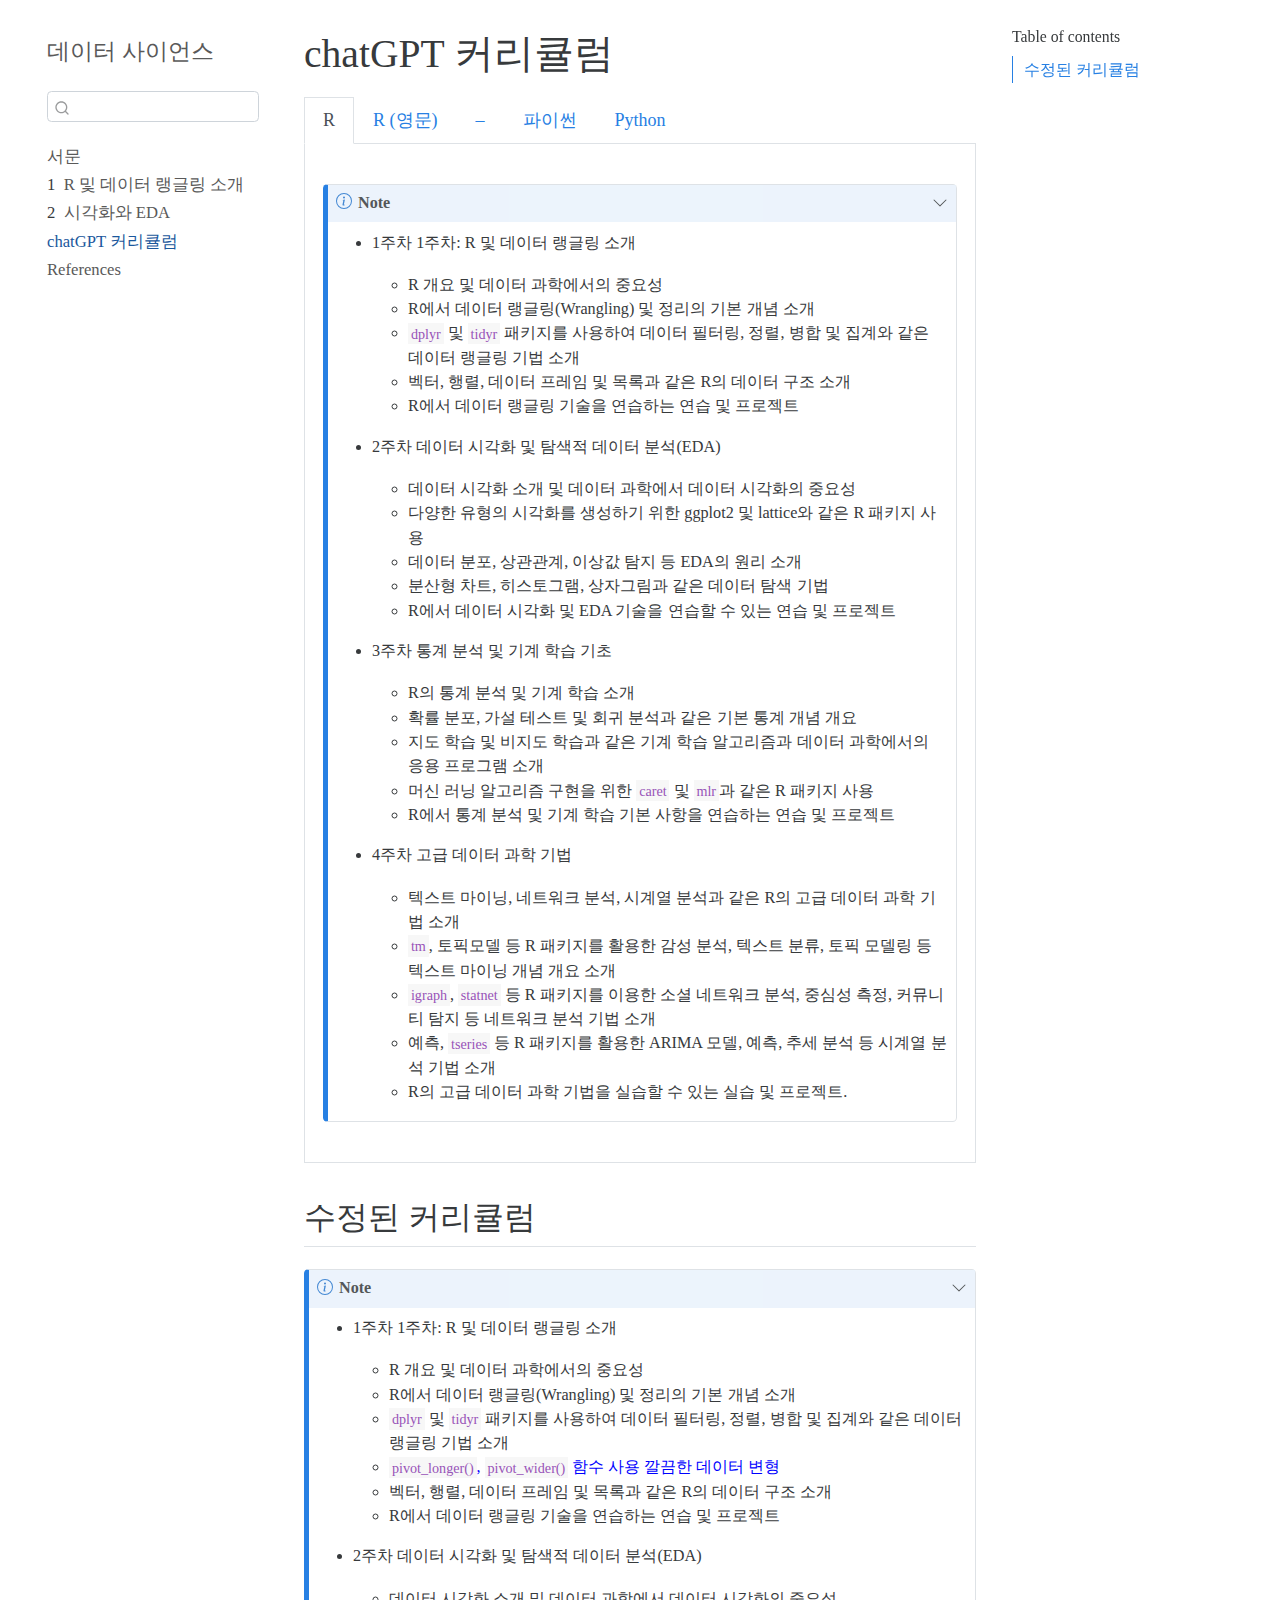
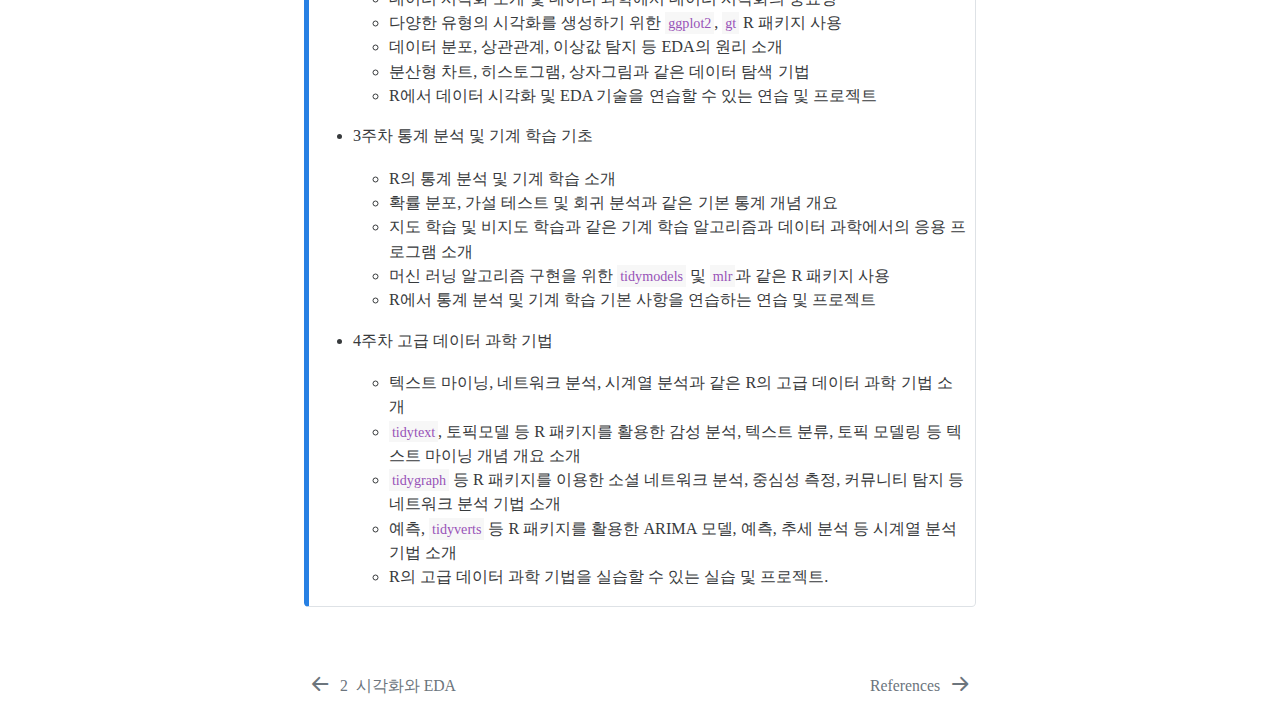
<file: docs/curriculum.html>
<!DOCTYPE html>
<html xmlns="http://www.w3.org/1999/xhtml" lang="en" xml:lang="en"><head>

<meta charset="utf-8">
<meta name="generator" content="quarto-1.2.280">

<meta name="viewport" content="width=device-width, initial-scale=1.0, user-scalable=yes">


<title>데이터 사이언스 - chatGPT 커리큘럼</title>
<style>
code{white-space: pre-wrap;}
span.smallcaps{font-variant: small-caps;}
div.columns{display: flex; gap: min(4vw, 1.5em);}
div.column{flex: auto; overflow-x: auto;}
div.hanging-indent{margin-left: 1.5em; text-indent: -1.5em;}
ul.task-list{list-style: none;}
ul.task-list li input[type="checkbox"] {
  width: 0.8em;
  margin: 0 0.8em 0.2em -1.6em;
  vertical-align: middle;
}
</style>


<script src="site_libs/quarto-nav/quarto-nav.js"></script>
<script src="site_libs/quarto-nav/headroom.min.js"></script>
<script src="site_libs/clipboard/clipboard.min.js"></script>
<script src="site_libs/quarto-search/autocomplete.umd.js"></script>
<script src="site_libs/quarto-search/fuse.min.js"></script>
<script src="site_libs/quarto-search/quarto-search.js"></script>
<meta name="quarto:offset" content="./">
<link href="./references.html" rel="next">
<link href="./viz_EDA.html" rel="prev">
<script src="site_libs/quarto-html/quarto.js"></script>
<script src="site_libs/quarto-html/popper.min.js"></script>
<script src="site_libs/quarto-html/tippy.umd.min.js"></script>
<script src="site_libs/quarto-html/anchor.min.js"></script>
<link href="site_libs/quarto-html/tippy.css" rel="stylesheet">
<link href="site_libs/quarto-html/quarto-syntax-highlighting.css" rel="stylesheet" id="quarto-text-highlighting-styles">
<script src="site_libs/bootstrap/bootstrap.min.js"></script>
<link href="site_libs/bootstrap/bootstrap-icons.css" rel="stylesheet">
<link href="site_libs/bootstrap/bootstrap.min.css" rel="stylesheet" id="quarto-bootstrap" data-mode="light">
<script id="quarto-search-options" type="application/json">{
  "location": "sidebar",
  "copy-button": false,
  "collapse-after": 3,
  "panel-placement": "start",
  "type": "textbox",
  "limit": 20,
  "language": {
    "search-no-results-text": "No results",
    "search-matching-documents-text": "matching documents",
    "search-copy-link-title": "Copy link to search",
    "search-hide-matches-text": "Hide additional matches",
    "search-more-match-text": "more match in this document",
    "search-more-matches-text": "more matches in this document",
    "search-clear-button-title": "Clear",
    "search-detached-cancel-button-title": "Cancel",
    "search-submit-button-title": "Submit"
  }
}</script>


</head>

<body class="nav-sidebar floating">

<div id="quarto-search-results"></div>
  <header id="quarto-header" class="headroom fixed-top">
  <nav class="quarto-secondary-nav" data-bs-toggle="collapse" data-bs-target="#quarto-sidebar" aria-controls="quarto-sidebar" aria-expanded="false" aria-label="Toggle sidebar navigation" onclick="if (window.quartoToggleHeadroom) { window.quartoToggleHeadroom(); }">
    <div class="container-fluid d-flex justify-content-between">
      <h1 class="quarto-secondary-nav-title">chatGPT 커리큘럼</h1>
      <button type="button" class="quarto-btn-toggle btn" aria-label="Show secondary navigation">
        <i class="bi bi-chevron-right"></i>
      </button>
    </div>
  </nav>
</header>
<!-- content -->
<div id="quarto-content" class="quarto-container page-columns page-rows-contents page-layout-article">
<!-- sidebar -->
  <nav id="quarto-sidebar" class="sidebar collapse sidebar-navigation floating overflow-auto">
    <div class="pt-lg-2 mt-2 text-left sidebar-header">
    <div class="sidebar-title mb-0 py-0">
      <a href="./">데이터 사이언스</a> 
    </div>
      </div>
      <div class="mt-2 flex-shrink-0 align-items-center">
        <div class="sidebar-search">
        <div id="quarto-search" class="" title="Search"></div>
        </div>
      </div>
    <div class="sidebar-menu-container"> 
    <ul class="list-unstyled mt-1">
        <li class="sidebar-item">
  <div class="sidebar-item-container"> 
  <a href="./index.html" class="sidebar-item-text sidebar-link">서문</a>
  </div>
</li>
        <li class="sidebar-item">
  <div class="sidebar-item-container"> 
  <a href="./intro.html" class="sidebar-item-text sidebar-link"><span class="chapter-number">1</span>&nbsp; <span class="chapter-title">R 및 데이터 랭글링 소개</span></a>
  </div>
</li>
        <li class="sidebar-item">
  <div class="sidebar-item-container"> 
  <a href="./viz_EDA.html" class="sidebar-item-text sidebar-link"><span class="chapter-number">2</span>&nbsp; <span class="chapter-title">시각화와 EDA</span></a>
  </div>
</li>
        <li class="sidebar-item">
  <div class="sidebar-item-container"> 
  <a href="./curriculum.html" class="sidebar-item-text sidebar-link active">chatGPT 커리큘럼</a>
  </div>
</li>
        <li class="sidebar-item">
  <div class="sidebar-item-container"> 
  <a href="./references.html" class="sidebar-item-text sidebar-link">References</a>
  </div>
</li>
    </ul>
    </div>
</nav>
<!-- margin-sidebar -->
    <div id="quarto-margin-sidebar" class="sidebar margin-sidebar">
        <nav id="TOC" role="doc-toc" class="toc-active">
    <h2 id="toc-title">Table of contents</h2>
   
  <ul>
  <li><a href="#수정된-커리큘럼" id="toc-수정된-커리큘럼" class="nav-link active" data-scroll-target="#수정된-커리큘럼">수정된 커리큘럼</a></li>
  </ul>
</nav>
    </div>
<!-- main -->
<main class="content" id="quarto-document-content">

<header id="title-block-header" class="quarto-title-block default">
<div class="quarto-title">
<h1 class="title d-none d-lg-block">chatGPT 커리큘럼</h1>
</div>



<div class="quarto-title-meta">

    
  
    
  </div>
  

</header>

<div class="panel-tabset">
<ul class="nav nav-tabs" role="tablist"><li class="nav-item" role="presentation"><a class="nav-link active" id="tabset-1-1-tab" data-bs-toggle="tab" data-bs-target="#tabset-1-1" role="tab" aria-controls="tabset-1-1" aria-selected="true">R</a></li><li class="nav-item" role="presentation"><a class="nav-link" id="tabset-1-2-tab" data-bs-toggle="tab" data-bs-target="#tabset-1-2" role="tab" aria-controls="tabset-1-2" aria-selected="false">R (영문)</a></li><li class="nav-item" role="presentation"><a class="nav-link" id="tabset-1-3-tab" data-bs-toggle="tab" data-bs-target="#tabset-1-3" role="tab" aria-controls="tabset-1-3" aria-selected="false">–</a></li><li class="nav-item" role="presentation"><a class="nav-link" id="tabset-1-4-tab" data-bs-toggle="tab" data-bs-target="#tabset-1-4" role="tab" aria-controls="tabset-1-4" aria-selected="false">파이썬</a></li><li class="nav-item" role="presentation"><a class="nav-link" id="tabset-1-5-tab" data-bs-toggle="tab" data-bs-target="#tabset-1-5" role="tab" aria-controls="tabset-1-5" aria-selected="false">Python</a></li></ul>
<div class="tab-content">
<div id="tabset-1-1" class="tab-pane active" role="tabpanel" aria-labelledby="tabset-1-1-tab">
<div class="callout-note callout callout-style-default callout-captioned">
<div class="callout-header d-flex align-content-center" data-bs-toggle="collapse" data-bs-target=".callout-1-contents" aria-controls="callout-1" aria-expanded="true" aria-label="Toggle callout">
<div class="callout-icon-container">
<i class="callout-icon"></i>
</div>
<div class="callout-caption-container flex-fill">
Note
</div>
<div class="callout-btn-toggle d-inline-block border-0 py-1 ps-1 pe-0 float-end"><i class="callout-toggle"></i></div>
</div>
<div id="callout-1" class="callout-1-contents callout-collapse collapse show">
<div class="callout-body-container callout-body">
<ul>
<li><p>1주차 1주차: R 및 데이터 랭글링 소개</p>
<ul>
<li>R 개요 및 데이터 과학에서의 중요성</li>
<li>R에서 데이터 랭글링(Wrangling) 및 정리의 기본 개념 소개</li>
<li><code>dplyr</code> 및 <code>tidyr</code> 패키지를 사용하여 데이터 필터링, 정렬, 병합 및 집계와 같은 데이터 랭글링 기법 소개</li>
<li>벡터, 행렬, 데이터 프레임 및 목록과 같은 R의 데이터 구조 소개</li>
<li>R에서 데이터 랭글링 기술을 연습하는 연습 및 프로젝트</li>
</ul></li>
<li><p>2주차 데이터 시각화 및 탐색적 데이터 분석(EDA)</p>
<ul>
<li>데이터 시각화 소개 및 데이터 과학에서 데이터 시각화의 중요성</li>
<li>다양한 유형의 시각화를 생성하기 위한 ggplot2 및 lattice와 같은 R 패키지 사용</li>
<li>데이터 분포, 상관관계, 이상값 탐지 등 EDA의 원리 소개</li>
<li>분산형 차트, 히스토그램, 상자그림과 같은 데이터 탐색 기법</li>
<li>R에서 데이터 시각화 및 EDA 기술을 연습할 수 있는 연습 및 프로젝트</li>
</ul></li>
<li><p>3주차 통계 분석 및 기계 학습 기초</p>
<ul>
<li>R의 통계 분석 및 기계 학습 소개</li>
<li>확률 분포, 가설 테스트 및 회귀 분석과 같은 기본 통계 개념 개요</li>
<li>지도 학습 및 비지도 학습과 같은 기계 학습 알고리즘과 데이터 과학에서의 응용 프로그램 소개</li>
<li>머신 러닝 알고리즘 구현을 위한 <code>caret</code> 및 <code>mlr</code>과 같은 R 패키지 사용</li>
<li>R에서 통계 분석 및 기계 학습 기본 사항을 연습하는 연습 및 프로젝트</li>
</ul></li>
<li><p>4주차 고급 데이터 과학 기법</p>
<ul>
<li>텍스트 마이닝, 네트워크 분석, 시계열 분석과 같은 R의 고급 데이터 과학 기법 소개</li>
<li><code>tm</code>, 토픽모델 등 R 패키지를 활용한 감성 분석, 텍스트 분류, 토픽 모델링 등 텍스트 마이닝 개념 개요 소개</li>
<li><code>igraph</code>, <code>statnet</code> 등 R 패키지를 이용한 소셜 네트워크 분석, 중심성 측정, 커뮤니티 탐지 등 네트워크 분석 기법 소개</li>
<li>예측, <code>tseries</code> 등 R 패키지를 활용한 ARIMA 모델, 예측, 추세 분석 등 시계열 분석 기법 소개</li>
<li>R의 고급 데이터 과학 기법을 실습할 수 있는 실습 및 프로젝트.</li>
</ul></li>
</ul>
</div>
</div>
</div>
</div>
<div id="tabset-1-2" class="tab-pane" role="tabpanel" aria-labelledby="tabset-1-2-tab">
<div class="callout-note callout callout-style-default callout-captioned">
<div class="callout-header d-flex align-content-center" data-bs-toggle="collapse" data-bs-target=".callout-2-contents" aria-controls="callout-2" aria-expanded="true" aria-label="Toggle callout">
<div class="callout-icon-container">
<i class="callout-icon"></i>
</div>
<div class="callout-caption-container flex-fill">
Note
</div>
<div class="callout-btn-toggle d-inline-block border-0 py-1 ps-1 pe-0 float-end"><i class="callout-toggle"></i></div>
</div>
<div id="callout-2" class="callout-2-contents callout-collapse collapse show">
<div class="callout-body-container callout-body">
<ul>
<li><p>Week 1: Introduction to R and Data Wrangling</p>
<ul>
<li>Overview of R and its importance in data science</li>
<li>Introduction to the basic concepts of data wrangling and cleaning in R</li>
<li>Techniques for data wrangling such as filtering, sorting, merging, and aggregating data using dplyr and tidyr packages</li>
<li>Introduction to data structures in R such as vectors, matrices, data frames, and lists</li>
<li>Exercises and projects to practice data wrangling techniques in R</li>
</ul></li>
<li><p>Week 2: Data Visualization and Exploratory Data Analysis (EDA)</p>
<ul>
<li>Introduction to data visualization and its importance in data science</li>
<li>Use of R packages such as ggplot2 and lattice for creating various types of visualizations</li>
<li>Principles of EDA such as data distribution, correlation, and outliers detection</li>
<li>Techniques for data exploration such as scatter plots, histograms, and box plots</li>
<li>Exercises and projects to practice data visualization and EDA techniques in R</li>
</ul></li>
<li><p>Week 3: Statistical Analysis and Machine Learning Fundamentals</p>
<ul>
<li>Introduction to statistical analysis and machine learning in R</li>
<li>Overview of basic statistical concepts such as probability distributions, hypothesis testing, and regression analysis</li>
<li>Introduction to machine learning algorithms such as supervised and unsupervised learning, and their applications in data science</li>
<li>Use of R packages such as caret and mlr for implementing machine learning algorithms</li>
<li>Exercises and projects to practice statistical analysis and machine learning fundamentals in R</li>
</ul></li>
<li><p>Week 4: Advanced Data Science Techniques</p>
<ul>
<li>Introduction to advanced data science techniques in R such as text mining, network analysis, and time series analysis</li>
<li>Overview of text mining concepts such as sentiment analysis, text classification, and topic modeling using R packages such as tm and topicmodels</li>
<li>Introduction to network analysis techniques such as social network analysis, centrality measures, and community detection using R packages such as igraph and statnet</li>
<li>Introduction to time series analysis techniques such as ARIMA models, forecasting, and trend analysis using R packages such as forecast and tseries</li>
<li>Exercises and projects to practice advanced data science techniques in R.</li>
</ul></li>
</ul>
</div>
</div>
</div>
</div>
<div id="tabset-1-3" class="tab-pane" role="tabpanel" aria-labelledby="tabset-1-3-tab">

</div>
<div id="tabset-1-4" class="tab-pane" role="tabpanel" aria-labelledby="tabset-1-4-tab">
<div class="callout-note callout callout-style-default callout-captioned">
<div class="callout-header d-flex align-content-center" data-bs-toggle="collapse" data-bs-target=".callout-3-contents" aria-controls="callout-3" aria-expanded="true" aria-label="Toggle callout">
<div class="callout-icon-container">
<i class="callout-icon"></i>
</div>
<div class="callout-caption-container flex-fill">
Note
</div>
<div class="callout-btn-toggle d-inline-block border-0 py-1 ps-1 pe-0 float-end"><i class="callout-toggle"></i></div>
</div>
<div id="callout-3" class="callout-3-contents callout-collapse collapse show">
<div class="callout-body-container callout-body">
<ul>
<li><p>1주차: 데이터 과학 및 데이터 랭글링 소개</p>
<ul>
<li>데이터 과학의 개요와 다양한 분야에서 데이터 과학의 중요성 소개</li>
<li>데이터 랭글링 및 정리의 기본 개념 소개</li>
<li>데이터 필터링, 정렬, 병합 및 집계와 같은 데이터 랭글링(Wrangling) 기술</li>
<li>데이터 랭글링을 위한 판다스(<code>pandas</code>)와 같은 Python 라이브러리 사용</li>
<li>데이터 랭글링 기술을 연습할 수 있는 연습 및 프로젝트</li>
</ul></li>
<li><p>2주차 데이터 시각화 및 탐색적 데이터 분석(EDA)</p>
<ul>
<li>데이터 시각화에 대한 소개와 데이터 과학에서 데이터 시각화의 중요성</li>
<li>다양한 유형의 시각화를 생성하기 위해 <code>matplotlib</code>, <code>seaborn</code>, <code>plotly</code>와 같은 Python 라이브러리 사용</li>
<li>데이터 분포, 상관관계, 이상값 탐지 등 EDA의 원리 소개</li>
<li>분산형 차트, 히스토그램, 박스 플롯 등 데이터 탐색을 위한 기술</li>
<li>데이터 시각화 및 EDA 기술을 연습할 수 있는 연습 및 프로젝트</li>
</ul></li>
<li><p>3주차 통계 분석 및 머신 러닝 기초</p>
<ul>
<li>통계 분석 및 머신 러닝 소개</li>
<li>확률 분포, 가설 테스트 및 회귀 분석과 같은 기본 통계 개념 개요</li>
<li>지도 학습 및 비지도 학습과 같은 머신 러닝 알고리즘과 데이터 과학에 적용 소개</li>
<li>머신 러닝 알고리즘 구현을 위한 <code>scikit-learn</code>과 같은 Python 라이브러리 사용</li>
<li>통계 분석 및 머신 러닝 기초를 연습하는 연습 및 프로젝트</li>
</ul></li>
<li><p>4주차 고급 데이터 과학 기법</p>
<ul>
<li>딥러닝, 자연어 처리, 컴퓨터 비전과 같은 고급 데이터 과학 기법 소개</li>
<li>신경망, 컨볼루션 신경망(CNN), 순환 신경망(RNN)과 같은 딥 러닝 개념 개요</li>
<li>딥러닝 알고리즘 구현을 위한 <code>Tensorflow</code> 및 <code>Keras</code>와 같은 Python 라이브러리 사용</li>
<li>감정 분석, 텍스트 분류, 명명된 개체 인식과 같은 자연어 처리 기술 소개</li>
<li>이미지 분류, 객체 감지, 분할과 같은 컴퓨터 비전 기술 소개</li>
<li>고급 데이터 과학 기법을 실습할 수 있는 연습 및 프로젝트</li>
</ul></li>
</ul>
</div>
</div>
</div>
</div>
<div id="tabset-1-5" class="tab-pane" role="tabpanel" aria-labelledby="tabset-1-5-tab">
<div class="callout-note callout callout-style-default callout-captioned">
<div class="callout-header d-flex align-content-center" data-bs-toggle="collapse" data-bs-target=".callout-4-contents" aria-controls="callout-4" aria-expanded="true" aria-label="Toggle callout">
<div class="callout-icon-container">
<i class="callout-icon"></i>
</div>
<div class="callout-caption-container flex-fill">
Note
</div>
<div class="callout-btn-toggle d-inline-block border-0 py-1 ps-1 pe-0 float-end"><i class="callout-toggle"></i></div>
</div>
<div id="callout-4" class="callout-4-contents callout-collapse collapse show">
<div class="callout-body-container callout-body">
<ul>
<li><p>Week 1: Introduction to Data Science and Data Wrangling</p>
<ul>
<li>Overview of data science and its importance in various fields</li>
<li>Introduction to the basic concepts of data wrangling and cleaning</li>
<li>Techniques for data wrangling such as filtering, sorting, merging, and aggregating data</li>
<li>Use of Python libraries such as pandas for data wrangling</li>
<li>Exercises and projects to practice data wrangling techniques</li>
</ul></li>
<li><p>Week 2: Data Visualization and Exploratory Data Analysis (EDA)</p>
<ul>
<li>Introduction to data visualization and its importance in data science</li>
<li>Use of Python libraries such as matplotlib, seaborn and plotly for creating various types of visualizations</li>
<li>Principles of EDA such as data distribution, correlation, and outliers detection</li>
<li>Techniques for data exploration such as scatter plots, histograms, and box plots</li>
<li>Exercises and projects to practice data visualization and EDA techniques</li>
</ul></li>
<li><p>Week 3: Statistical Analysis and Machine Learning Fundamentals</p>
<ul>
<li>Introduction to statistical analysis and machine learning</li>
<li>Overview of basic statistical concepts such as probability distributions, hypothesis testing, and regression analysis</li>
<li>Introduction to machine learning algorithms such as supervised and unsupervised learning, and their applications in data science</li>
<li>Use of Python libraries such as scikit-learn for implementing machine learning algorithms</li>
<li>Exercises and projects to practice statistical analysis and machine learning fundamentals</li>
</ul></li>
<li><p>Week 4: Advanced Data Science Techniques</p>
<ul>
<li>Introduction to advanced data science techniques such as deep learning, natural language processing, and computer vision</li>
<li>Overview of deep learning concepts such as neural networks, convolutional neural networks (CNN), and recurrent neural networks (RNN)</li>
<li>Use of Python libraries such as Tensorflow and Keras for implementing deep learning algorithms</li>
<li>Introduction to natural language processing techniques such as sentiment analysis, text classification, and named entity recognition</li>
<li>Introduction to computer vision techniques such as image classification, object detection, and segmentation</li>
<li>Exercises and projects to practice advanced data science techniques</li>
</ul></li>
</ul>
</div>
</div>
</div>
</div>
</div>
</div>
<section id="수정된-커리큘럼" class="level2">
<h2 class="anchored" data-anchor-id="수정된-커리큘럼">수정된 커리큘럼</h2>
<div class="callout-note callout callout-style-default callout-captioned">
<div class="callout-header d-flex align-content-center" data-bs-toggle="collapse" data-bs-target=".callout-5-contents" aria-controls="callout-5" aria-expanded="true" aria-label="Toggle callout">
<div class="callout-icon-container">
<i class="callout-icon"></i>
</div>
<div class="callout-caption-container flex-fill">
Note
</div>
<div class="callout-btn-toggle d-inline-block border-0 py-1 ps-1 pe-0 float-end"><i class="callout-toggle"></i></div>
</div>
<div id="callout-5" class="callout-5-contents callout-collapse collapse show">
<div class="callout-body-container callout-body">
<ul>
<li><p>1주차 1주차: R 및 데이터 랭글링 소개</p>
<ul>
<li>R 개요 및 데이터 과학에서의 중요성</li>
<li>R에서 데이터 랭글링(Wrangling) 및 정리의 기본 개념 소개</li>
<li><code>dplyr</code> 및 <code>tidyr</code> 패키지를 사용하여 데이터 필터링, 정렬, 병합 및 집계와 같은 데이터 랭글링 기법 소개</li>
<li><span style="color:blue;"><code>pivot_longer()</code>, <code>pivot_wider()</code> 함수 사용 깔끔한 데이터 변형 </span></li>
<li>벡터, 행렬, 데이터 프레임 및 목록과 같은 R의 데이터 구조 소개</li>
<li>R에서 데이터 랭글링 기술을 연습하는 연습 및 프로젝트</li>
</ul></li>
<li><p>2주차 데이터 시각화 및 탐색적 데이터 분석(EDA)</p>
<ul>
<li>데이터 시각화 소개 및 데이터 과학에서 데이터 시각화의 중요성</li>
<li>다양한 유형의 시각화를 생성하기 위한 <code>ggplot2</code>, <code>gt</code> R 패키지 사용</li>
<li>데이터 분포, 상관관계, 이상값 탐지 등 EDA의 원리 소개</li>
<li>분산형 차트, 히스토그램, 상자그림과 같은 데이터 탐색 기법</li>
<li>R에서 데이터 시각화 및 EDA 기술을 연습할 수 있는 연습 및 프로젝트</li>
</ul></li>
<li><p>3주차 통계 분석 및 기계 학습 기초</p>
<ul>
<li>R의 통계 분석 및 기계 학습 소개</li>
<li>확률 분포, 가설 테스트 및 회귀 분석과 같은 기본 통계 개념 개요</li>
<li>지도 학습 및 비지도 학습과 같은 기계 학습 알고리즘과 데이터 과학에서의 응용 프로그램 소개</li>
<li>머신 러닝 알고리즘 구현을 위한 <code>tidymodels</code> 및 <code>mlr</code>과 같은 R 패키지 사용</li>
<li>R에서 통계 분석 및 기계 학습 기본 사항을 연습하는 연습 및 프로젝트</li>
</ul></li>
<li><p>4주차 고급 데이터 과학 기법</p>
<ul>
<li>텍스트 마이닝, 네트워크 분석, 시계열 분석과 같은 R의 고급 데이터 과학 기법 소개</li>
<li><code>tidytext</code>, 토픽모델 등 R 패키지를 활용한 감성 분석, 텍스트 분류, 토픽 모델링 등 텍스트 마이닝 개념 개요 소개</li>
<li><code>tidygraph</code> 등 R 패키지를 이용한 소셜 네트워크 분석, 중심성 측정, 커뮤니티 탐지 등 네트워크 분석 기법 소개</li>
<li>예측, <code>tidyverts</code> 등 R 패키지를 활용한 ARIMA 모델, 예측, 추세 분석 등 시계열 분석 기법 소개</li>
<li>R의 고급 데이터 과학 기법을 실습할 수 있는 실습 및 프로젝트.</li>
</ul></li>
</ul>
</div>
</div>
</div>


</section>

</main> <!-- /main -->
<script id="quarto-html-after-body" type="application/javascript">
window.document.addEventListener("DOMContentLoaded", function (event) {
  const toggleBodyColorMode = (bsSheetEl) => {
    const mode = bsSheetEl.getAttribute("data-mode");
    const bodyEl = window.document.querySelector("body");
    if (mode === "dark") {
      bodyEl.classList.add("quarto-dark");
      bodyEl.classList.remove("quarto-light");
    } else {
      bodyEl.classList.add("quarto-light");
      bodyEl.classList.remove("quarto-dark");
    }
  }
  const toggleBodyColorPrimary = () => {
    const bsSheetEl = window.document.querySelector("link#quarto-bootstrap");
    if (bsSheetEl) {
      toggleBodyColorMode(bsSheetEl);
    }
  }
  toggleBodyColorPrimary();  
  const icon = "";
  const anchorJS = new window.AnchorJS();
  anchorJS.options = {
    placement: 'right',
    icon: icon
  };
  anchorJS.add('.anchored');
  const clipboard = new window.ClipboardJS('.code-copy-button', {
    target: function(trigger) {
      return trigger.previousElementSibling;
    }
  });
  clipboard.on('success', function(e) {
    // button target
    const button = e.trigger;
    // don't keep focus
    button.blur();
    // flash "checked"
    button.classList.add('code-copy-button-checked');
    var currentTitle = button.getAttribute("title");
    button.setAttribute("title", "Copied!");
    let tooltip;
    if (window.bootstrap) {
      button.setAttribute("data-bs-toggle", "tooltip");
      button.setAttribute("data-bs-placement", "left");
      button.setAttribute("data-bs-title", "Copied!");
      tooltip = new bootstrap.Tooltip(button, 
        { trigger: "manual", 
          customClass: "code-copy-button-tooltip",
          offset: [0, -8]});
      tooltip.show();    
    }
    setTimeout(function() {
      if (tooltip) {
        tooltip.hide();
        button.removeAttribute("data-bs-title");
        button.removeAttribute("data-bs-toggle");
        button.removeAttribute("data-bs-placement");
      }
      button.setAttribute("title", currentTitle);
      button.classList.remove('code-copy-button-checked');
    }, 1000);
    // clear code selection
    e.clearSelection();
  });
  function tippyHover(el, contentFn) {
    const config = {
      allowHTML: true,
      content: contentFn,
      maxWidth: 500,
      delay: 100,
      arrow: false,
      appendTo: function(el) {
          return el.parentElement;
      },
      interactive: true,
      interactiveBorder: 10,
      theme: 'quarto',
      placement: 'bottom-start'
    };
    window.tippy(el, config); 
  }
  const noterefs = window.document.querySelectorAll('a[role="doc-noteref"]');
  for (var i=0; i<noterefs.length; i++) {
    const ref = noterefs[i];
    tippyHover(ref, function() {
      // use id or data attribute instead here
      let href = ref.getAttribute('data-footnote-href') || ref.getAttribute('href');
      try { href = new URL(href).hash; } catch {}
      const id = href.replace(/^#\/?/, "");
      const note = window.document.getElementById(id);
      return note.innerHTML;
    });
  }
  const findCites = (el) => {
    const parentEl = el.parentElement;
    if (parentEl) {
      const cites = parentEl.dataset.cites;
      if (cites) {
        return {
          el,
          cites: cites.split(' ')
        };
      } else {
        return findCites(el.parentElement)
      }
    } else {
      return undefined;
    }
  };
  var bibliorefs = window.document.querySelectorAll('a[role="doc-biblioref"]');
  for (var i=0; i<bibliorefs.length; i++) {
    const ref = bibliorefs[i];
    const citeInfo = findCites(ref);
    if (citeInfo) {
      tippyHover(citeInfo.el, function() {
        var popup = window.document.createElement('div');
        citeInfo.cites.forEach(function(cite) {
          var citeDiv = window.document.createElement('div');
          citeDiv.classList.add('hanging-indent');
          citeDiv.classList.add('csl-entry');
          var biblioDiv = window.document.getElementById('ref-' + cite);
          if (biblioDiv) {
            citeDiv.innerHTML = biblioDiv.innerHTML;
          }
          popup.appendChild(citeDiv);
        });
        return popup.innerHTML;
      });
    }
  }
});
</script>
<nav class="page-navigation">
  <div class="nav-page nav-page-previous">
      <a href="./viz_EDA.html" class="pagination-link">
        <i class="bi bi-arrow-left-short"></i> <span class="nav-page-text"><span class="chapter-number">2</span>&nbsp; <span class="chapter-title">시각화와 EDA</span></span>
      </a>          
  </div>
  <div class="nav-page nav-page-next">
      <a href="./references.html" class="pagination-link">
        <span class="nav-page-text">References</span> <i class="bi bi-arrow-right-short"></i>
      </a>
  </div>
</nav>
</div> <!-- /content -->



</body></html>
</file>
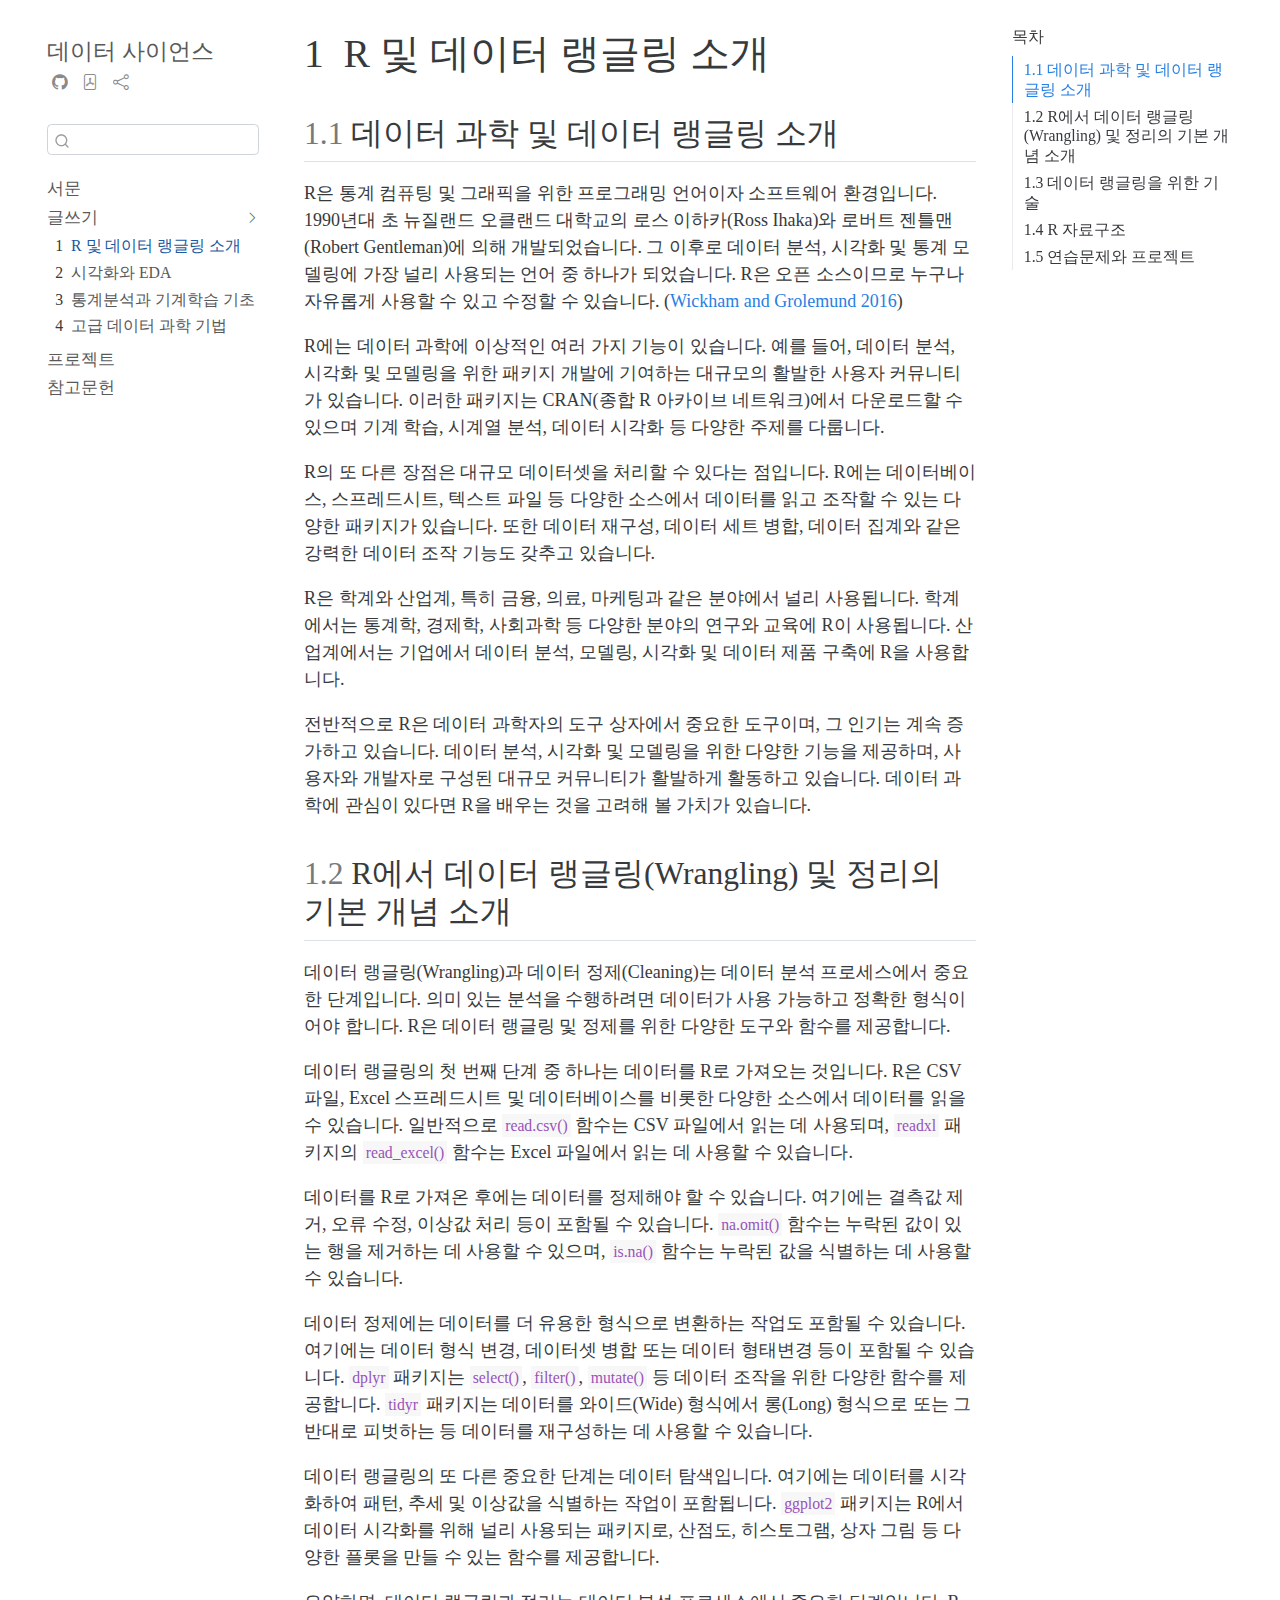
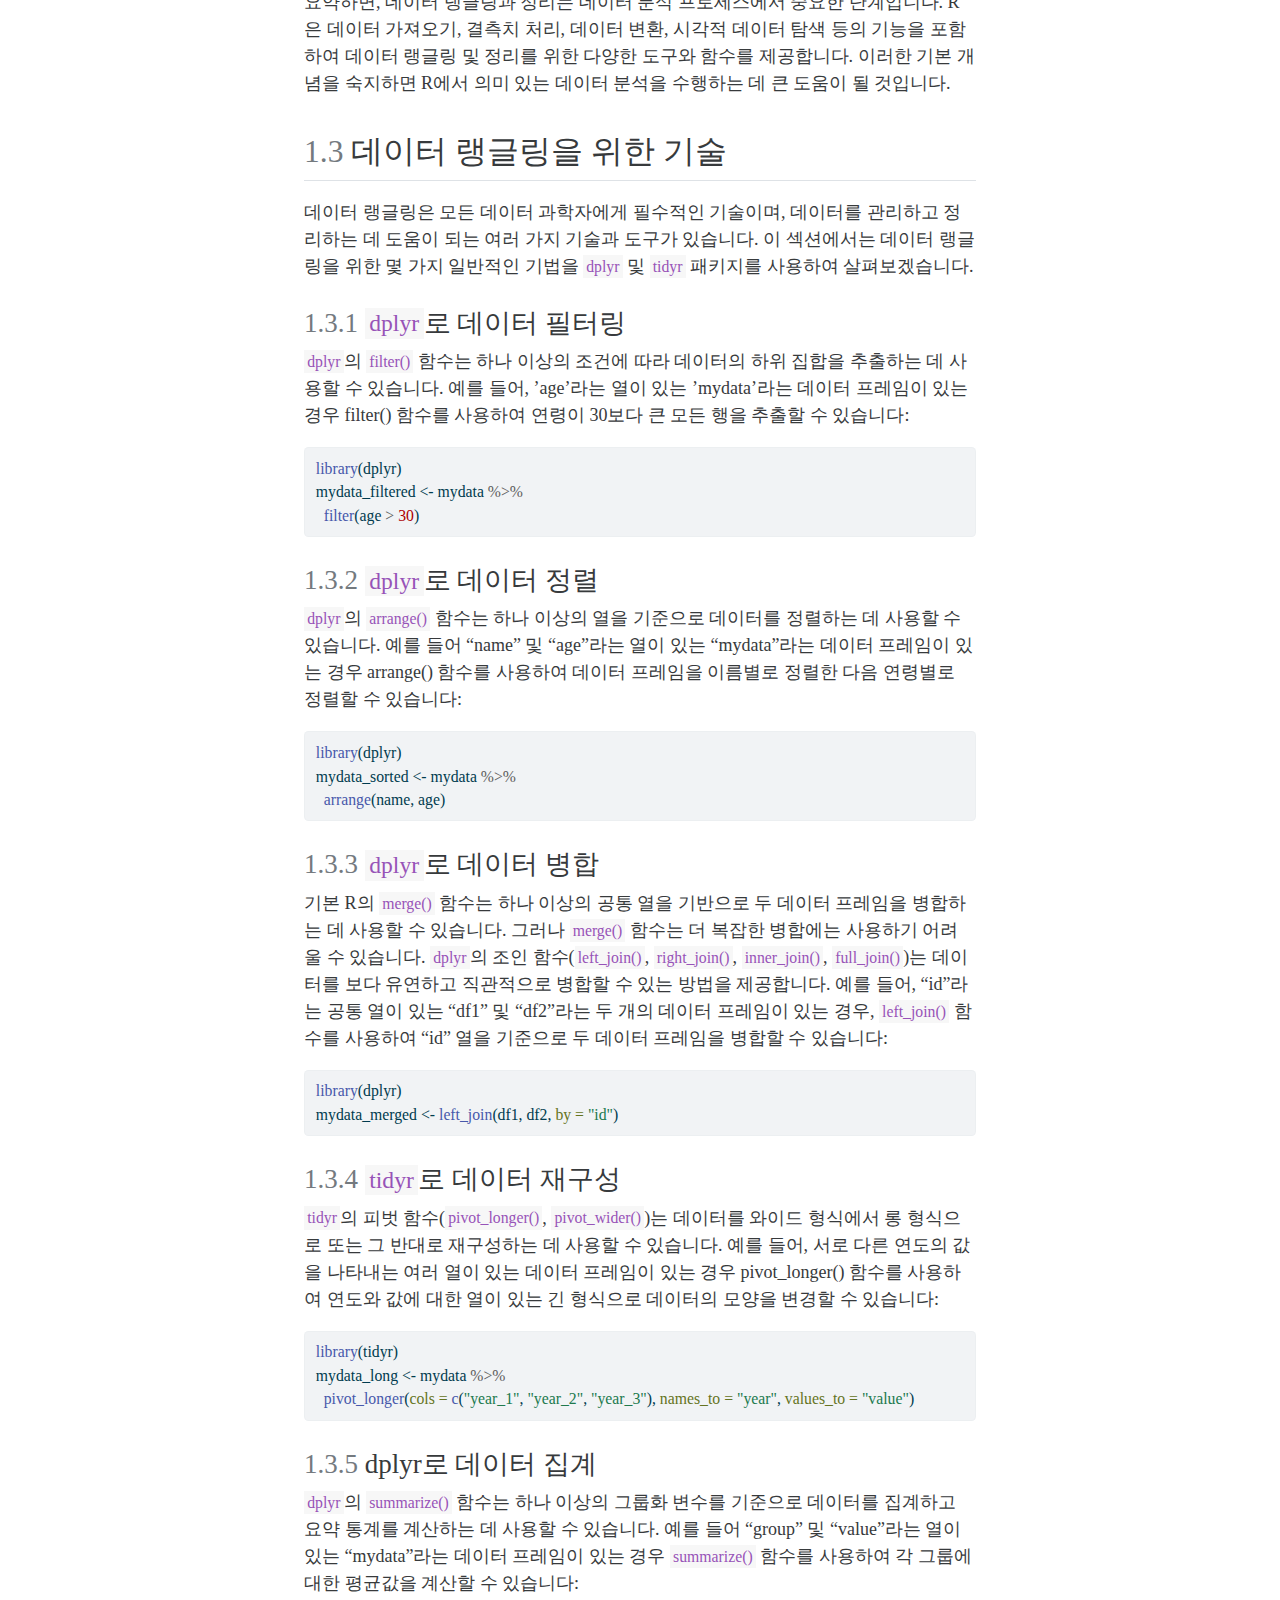
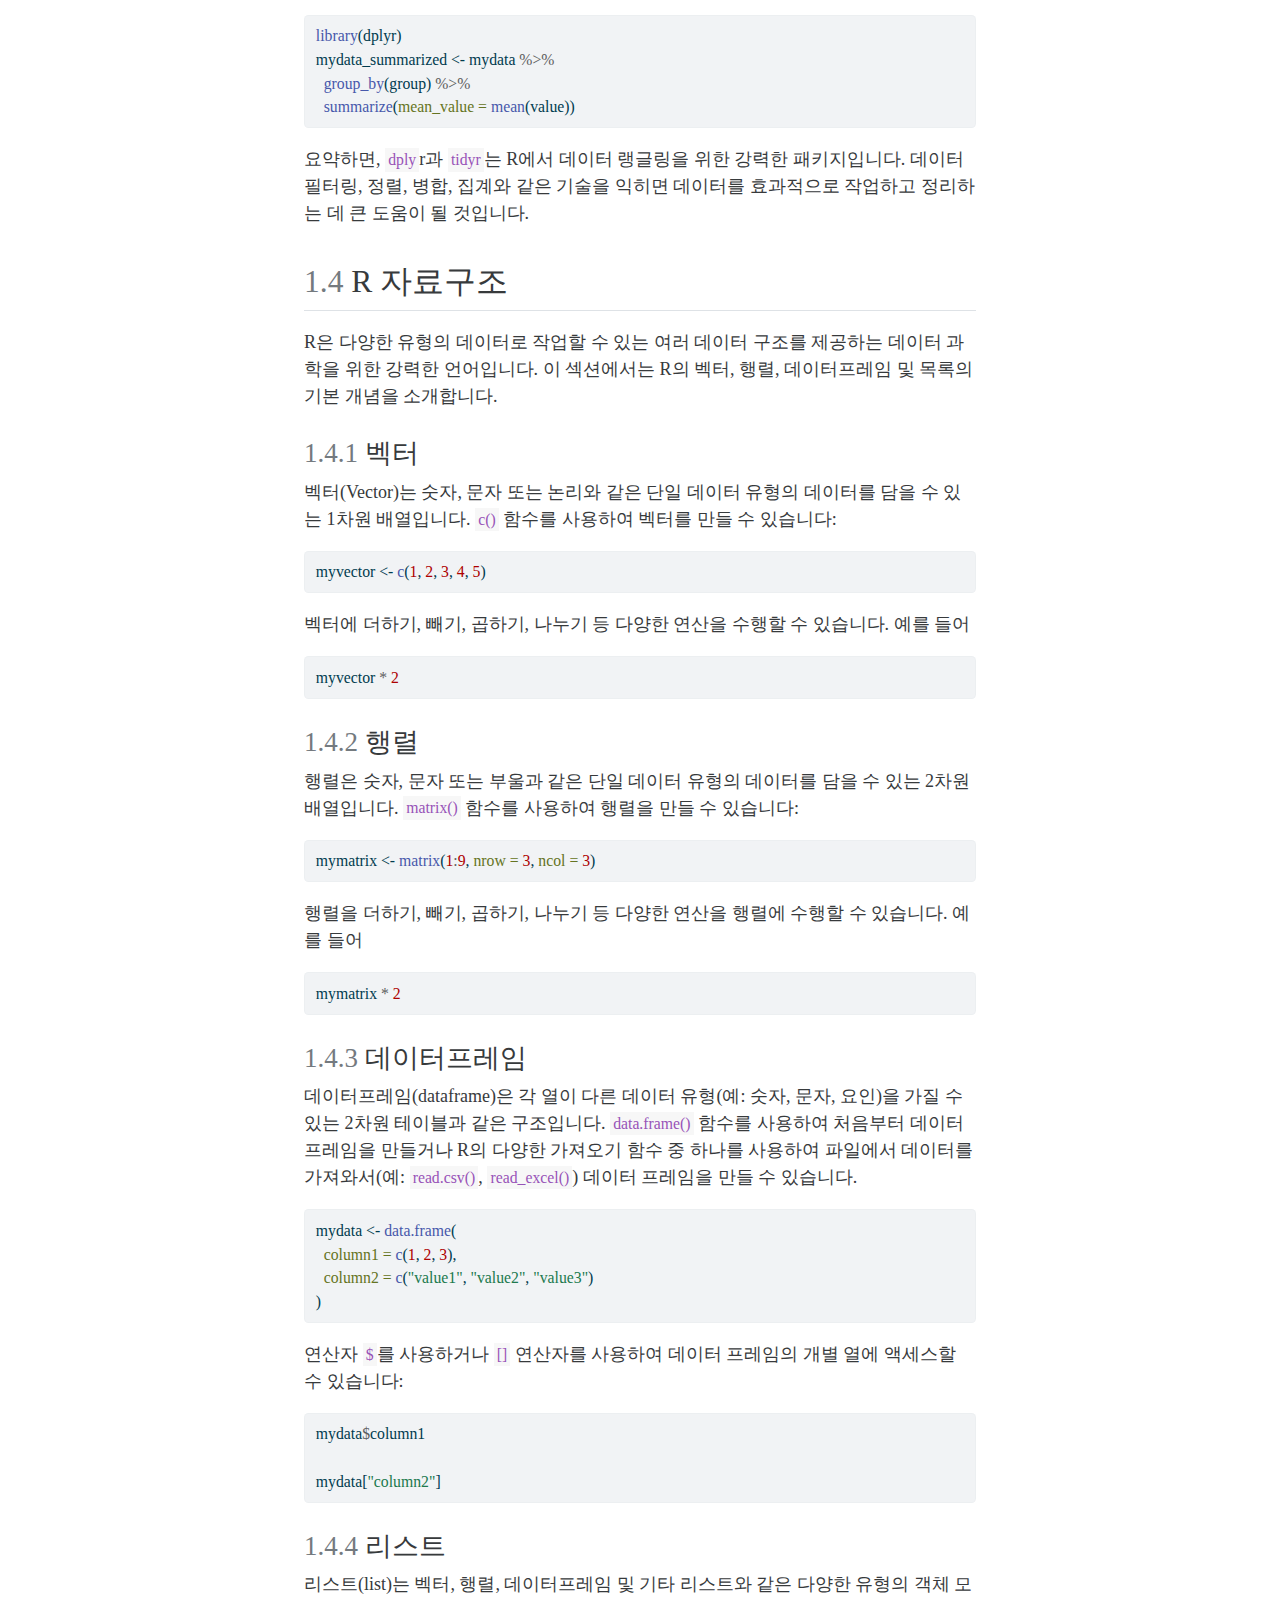
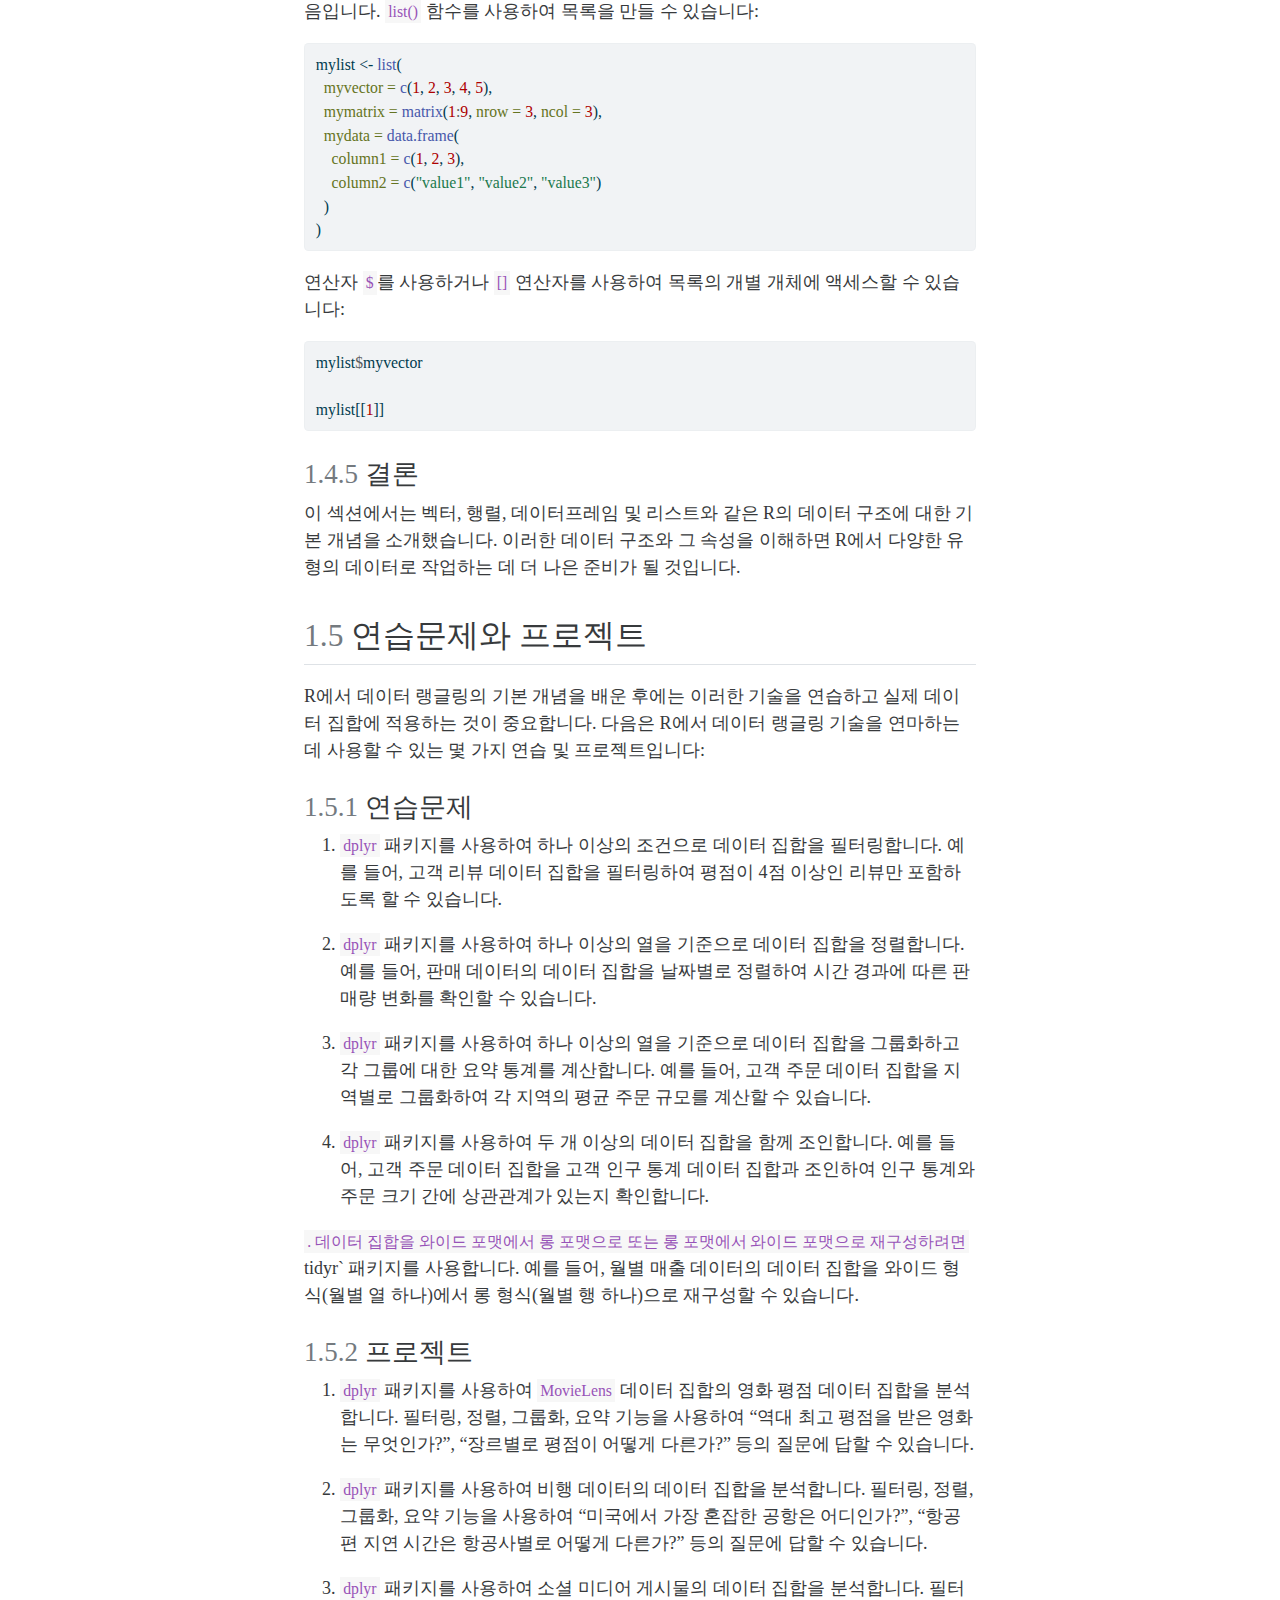
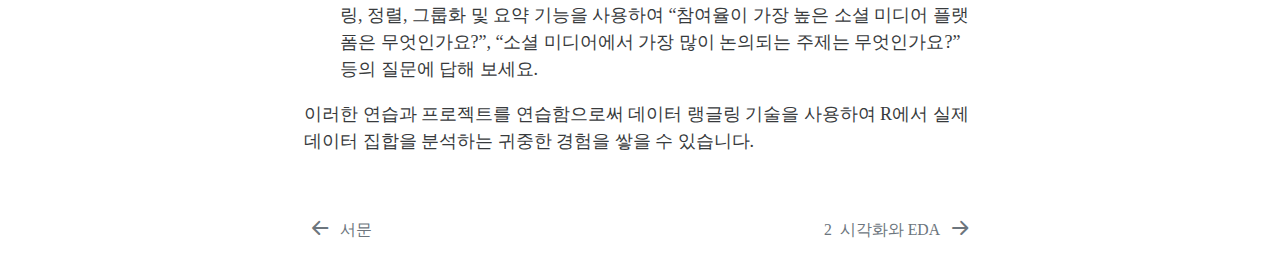
<file: docs/intro.html>
<!DOCTYPE html>
<html xmlns="http://www.w3.org/1999/xhtml" lang="kr" xml:lang="kr"><head>

<meta charset="utf-8">
<meta name="generator" content="quarto-1.2.280">

<meta name="viewport" content="width=device-width, initial-scale=1.0, user-scalable=yes">


<title>데이터 사이언스 - 1&nbsp; R 및 데이터 랭글링 소개</title>
<style>
code{white-space: pre-wrap;}
span.smallcaps{font-variant: small-caps;}
div.columns{display: flex; gap: min(4vw, 1.5em);}
div.column{flex: auto; overflow-x: auto;}
div.hanging-indent{margin-left: 1.5em; text-indent: -1.5em;}
ul.task-list{list-style: none;}
ul.task-list li input[type="checkbox"] {
  width: 0.8em;
  margin: 0 0.8em 0.2em -1.6em;
  vertical-align: middle;
}
pre > code.sourceCode { white-space: pre; position: relative; }
pre > code.sourceCode > span { display: inline-block; line-height: 1.25; }
pre > code.sourceCode > span:empty { height: 1.2em; }
.sourceCode { overflow: visible; }
code.sourceCode > span { color: inherit; text-decoration: inherit; }
div.sourceCode { margin: 1em 0; }
pre.sourceCode { margin: 0; }
@media screen {
div.sourceCode { overflow: auto; }
}
@media print {
pre > code.sourceCode { white-space: pre-wrap; }
pre > code.sourceCode > span { text-indent: -5em; padding-left: 5em; }
}
pre.numberSource code
  { counter-reset: source-line 0; }
pre.numberSource code > span
  { position: relative; left: -4em; counter-increment: source-line; }
pre.numberSource code > span > a:first-child::before
  { content: counter(source-line);
    position: relative; left: -1em; text-align: right; vertical-align: baseline;
    border: none; display: inline-block;
    -webkit-touch-callout: none; -webkit-user-select: none;
    -khtml-user-select: none; -moz-user-select: none;
    -ms-user-select: none; user-select: none;
    padding: 0 4px; width: 4em;
    color: #aaaaaa;
  }
pre.numberSource { margin-left: 3em; border-left: 1px solid #aaaaaa;  padding-left: 4px; }
div.sourceCode
  {   }
@media screen {
pre > code.sourceCode > span > a:first-child::before { text-decoration: underline; }
}
code span.al { color: #ff0000; font-weight: bold; } /* Alert */
code span.an { color: #60a0b0; font-weight: bold; font-style: italic; } /* Annotation */
code span.at { color: #7d9029; } /* Attribute */
code span.bn { color: #40a070; } /* BaseN */
code span.bu { color: #008000; } /* BuiltIn */
code span.cf { color: #007020; font-weight: bold; } /* ControlFlow */
code span.ch { color: #4070a0; } /* Char */
code span.cn { color: #880000; } /* Constant */
code span.co { color: #60a0b0; font-style: italic; } /* Comment */
code span.cv { color: #60a0b0; font-weight: bold; font-style: italic; } /* CommentVar */
code span.do { color: #ba2121; font-style: italic; } /* Documentation */
code span.dt { color: #902000; } /* DataType */
code span.dv { color: #40a070; } /* DecVal */
code span.er { color: #ff0000; font-weight: bold; } /* Error */
code span.ex { } /* Extension */
code span.fl { color: #40a070; } /* Float */
code span.fu { color: #06287e; } /* Function */
code span.im { color: #008000; font-weight: bold; } /* Import */
code span.in { color: #60a0b0; font-weight: bold; font-style: italic; } /* Information */
code span.kw { color: #007020; font-weight: bold; } /* Keyword */
code span.op { color: #666666; } /* Operator */
code span.ot { color: #007020; } /* Other */
code span.pp { color: #bc7a00; } /* Preprocessor */
code span.sc { color: #4070a0; } /* SpecialChar */
code span.ss { color: #bb6688; } /* SpecialString */
code span.st { color: #4070a0; } /* String */
code span.va { color: #19177c; } /* Variable */
code span.vs { color: #4070a0; } /* VerbatimString */
code span.wa { color: #60a0b0; font-weight: bold; font-style: italic; } /* Warning */
div.csl-bib-body { }
div.csl-entry {
  clear: both;
}
.hanging div.csl-entry {
  margin-left:2em;
  text-indent:-2em;
}
div.csl-left-margin {
  min-width:2em;
  float:left;
}
div.csl-right-inline {
  margin-left:2em;
  padding-left:1em;
}
div.csl-indent {
  margin-left: 2em;
}
</style>


<script src="site_libs/quarto-nav/quarto-nav.js"></script>
<script src="site_libs/clipboard/clipboard.min.js"></script>
<script src="site_libs/quarto-search/autocomplete.umd.js"></script>
<script src="site_libs/quarto-search/fuse.min.js"></script>
<script src="site_libs/quarto-search/quarto-search.js"></script>
<meta name="quarto:offset" content="./">
<link href="./viz_EDA.html" rel="next">
<link href="./index.html" rel="prev">
<link href="./images/android-chrome-192x192.png" rel="icon" type="image/png">
<script src="site_libs/quarto-html/quarto.js"></script>
<script src="site_libs/quarto-html/popper.min.js"></script>
<script src="site_libs/quarto-html/tippy.umd.min.js"></script>
<script src="site_libs/quarto-html/anchor.min.js"></script>
<link href="site_libs/quarto-html/tippy.css" rel="stylesheet">
<link href="site_libs/quarto-html/quarto-syntax-highlighting.css" rel="stylesheet" id="quarto-text-highlighting-styles">
<script src="site_libs/bootstrap/bootstrap.min.js"></script>
<link href="site_libs/bootstrap/bootstrap-icons.css" rel="stylesheet">
<link href="site_libs/bootstrap/bootstrap.min.css" rel="stylesheet" id="quarto-bootstrap" data-mode="light">
<script id="quarto-search-options" type="application/json">{
  "location": "sidebar",
  "copy-button": false,
  "collapse-after": 3,
  "panel-placement": "start",
  "type": "textbox",
  "limit": 20,
  "language": {
    "search-no-results-text": "일치 없음",
    "search-matching-documents-text": "일치된 문서",
    "search-copy-link-title": "검색 링크 복사",
    "search-hide-matches-text": "추가 검색 결과 숨기기",
    "search-more-match-text": "추가 검색결과",
    "search-more-matches-text": "추가 검색결과",
    "search-clear-button-title": "제거",
    "search-detached-cancel-button-title": "취소",
    "search-submit-button-title": "검색"
  }
}</script>


</head>

<body class="nav-sidebar floating">

<div id="quarto-search-results"></div>
  <header id="quarto-header" class="headroom fixed-top">
  <nav class="quarto-secondary-nav" data-bs-toggle="collapse" data-bs-target="#quarto-sidebar" aria-controls="quarto-sidebar" aria-expanded="false" aria-label="Toggle sidebar navigation" onclick="if (window.quartoToggleHeadroom) { window.quartoToggleHeadroom(); }">
    <div class="container-fluid d-flex justify-content-between">
      <h1 class="quarto-secondary-nav-title"><span class="chapter-number">1</span>&nbsp; <span class="chapter-title">R 및 데이터 랭글링 소개</span></h1>
      <button type="button" class="quarto-btn-toggle btn" aria-label="Show secondary navigation">
        <i class="bi bi-chevron-right"></i>
      </button>
    </div>
  </nav>
</header>
<!-- content -->
<div id="quarto-content" class="quarto-container page-columns page-rows-contents page-layout-article">
<!-- sidebar -->
  <nav id="quarto-sidebar" class="sidebar collapse sidebar-navigation floating overflow-auto">
    <div class="pt-lg-2 mt-2 text-left sidebar-header">
    <div class="sidebar-title mb-0 py-0">
      <a href="./">데이터 사이언스</a> 
        <div class="sidebar-tools-main tools-wide">
    <a href="https://github.com/bit2r/book_chatGPT" title="Source Code" class="sidebar-tool px-1"><i class="bi bi-github"></i></a>
    <a href="./데이터-사이언스.pdf" title="Download PDF" class="sidebar-tool px-1"><i class="bi bi-file-pdf"></i></a>
    <a href="" title="Share" id="sidebar-tool-dropdown-0" class="sidebar-tool dropdown-toggle px-1" data-bs-toggle="dropdown" aria-expanded="false"><i class="bi bi-share"></i></a>
    <ul class="dropdown-menu" aria-labelledby="sidebar-tool-dropdown-0">
        <li>
          <a class="dropdown-item sidebar-tools-main-item" href="https://twitter.com/intent/tweet?url=|url|">
            <i class="bi bi-bi-twitter pe-1"></i>
          Twitter
          </a>
        </li>
        <li>
          <a class="dropdown-item sidebar-tools-main-item" href="https://www.facebook.com/sharer/sharer.php?u=|url|">
            <i class="bi bi-bi-facebook pe-1"></i>
          Facebook
          </a>
        </li>
    </ul>
</div>
    </div>
      </div>
      <div class="mt-2 flex-shrink-0 align-items-center">
        <div class="sidebar-search">
        <div id="quarto-search" class="" title="Search"></div>
        </div>
      </div>
    <div class="sidebar-menu-container"> 
    <ul class="list-unstyled mt-1">
        <li class="sidebar-item">
  <div class="sidebar-item-container"> 
  <a href="./index.html" class="sidebar-item-text sidebar-link">서문</a>
  </div>
</li>
        <li class="sidebar-item sidebar-item-section">
      <div class="sidebar-item-container"> 
            <a class="sidebar-item-text sidebar-link text-start" data-bs-toggle="collapse" data-bs-target="#quarto-sidebar-section-1" aria-expanded="true">글쓰기</a>
          <a class="sidebar-item-toggle text-start" data-bs-toggle="collapse" data-bs-target="#quarto-sidebar-section-1" aria-expanded="true">
            <i class="bi bi-chevron-right ms-2"></i>
          </a> 
      </div>
      <ul id="quarto-sidebar-section-1" class="collapse list-unstyled sidebar-section depth1 show">  
          <li class="sidebar-item">
  <div class="sidebar-item-container"> 
  <a href="./intro.html" class="sidebar-item-text sidebar-link active"><span class="chapter-number">1</span>&nbsp; <span class="chapter-title">R 및 데이터 랭글링 소개</span></a>
  </div>
</li>
          <li class="sidebar-item">
  <div class="sidebar-item-container"> 
  <a href="./viz_EDA.html" class="sidebar-item-text sidebar-link"><span class="chapter-number">2</span>&nbsp; <span class="chapter-title">시각화와 EDA</span></a>
  </div>
</li>
          <li class="sidebar-item">
  <div class="sidebar-item-container"> 
  <a href="./model.html" class="sidebar-item-text sidebar-link"><span class="chapter-number">3</span>&nbsp; <span class="chapter-title">통계분석과 기계학습 기초</span></a>
  </div>
</li>
          <li class="sidebar-item">
  <div class="sidebar-item-container"> 
  <a href="./advanced.html" class="sidebar-item-text sidebar-link"><span class="chapter-number">4</span>&nbsp; <span class="chapter-title">고급 데이터 과학 기법</span></a>
  </div>
</li>
      </ul>
  </li>
        <li class="sidebar-item sidebar-item-section">
      <span class="sidebar-item-text sidebar-link text-start">프로젝트</span>
  </li>
        <li class="sidebar-item">
  <div class="sidebar-item-container"> 
  <a href="./references.html" class="sidebar-item-text sidebar-link">참고문헌</a>
  </div>
</li>
    </ul>
    </div>
</nav>
<!-- margin-sidebar -->
    <div id="quarto-margin-sidebar" class="sidebar margin-sidebar">
        <nav id="TOC" role="doc-toc" class="toc-active">
    <h2 id="toc-title">목차</h2>
   
  <ul>
  <li><a href="#데이터-과학-및-데이터-랭글링-소개" id="toc-데이터-과학-및-데이터-랭글링-소개" class="nav-link active" data-scroll-target="#데이터-과학-및-데이터-랭글링-소개"><span class="toc-section-number">1.1</span>  데이터 과학 및 데이터 랭글링 소개</a></li>
  <li><a href="#r에서-데이터-랭글링wrangling-및-정리의-기본-개념-소개" id="toc-r에서-데이터-랭글링wrangling-및-정리의-기본-개념-소개" class="nav-link" data-scroll-target="#r에서-데이터-랭글링wrangling-및-정리의-기본-개념-소개"><span class="toc-section-number">1.2</span>  R에서 데이터 랭글링(Wrangling) 및 정리의 기본 개념 소개</a></li>
  <li><a href="#데이터-랭글링을-위한-기술" id="toc-데이터-랭글링을-위한-기술" class="nav-link" data-scroll-target="#데이터-랭글링을-위한-기술"><span class="toc-section-number">1.3</span>  데이터 랭글링을 위한 기술</a>
  <ul class="collapse">
  <li><a href="#dplyr로-데이터-필터링" id="toc-dplyr로-데이터-필터링" class="nav-link" data-scroll-target="#dplyr로-데이터-필터링"><span class="toc-section-number">1.3.1</span>  <code>dplyr</code>로 데이터 필터링</a></li>
  <li><a href="#dplyr로-데이터-정렬" id="toc-dplyr로-데이터-정렬" class="nav-link" data-scroll-target="#dplyr로-데이터-정렬"><span class="toc-section-number">1.3.2</span>  <code>dplyr</code>로 데이터 정렬</a></li>
  <li><a href="#dplyr로-데이터-병합" id="toc-dplyr로-데이터-병합" class="nav-link" data-scroll-target="#dplyr로-데이터-병합"><span class="toc-section-number">1.3.3</span>  <code>dplyr</code>로 데이터 병합</a></li>
  <li><a href="#tidyr로-데이터-재구성" id="toc-tidyr로-데이터-재구성" class="nav-link" data-scroll-target="#tidyr로-데이터-재구성"><span class="toc-section-number">1.3.4</span>  <code>tidyr</code>로 데이터 재구성</a></li>
  <li><a href="#dplyr로-데이터-집계" id="toc-dplyr로-데이터-집계" class="nav-link" data-scroll-target="#dplyr로-데이터-집계"><span class="toc-section-number">1.3.5</span>  dplyr로 데이터 집계</a></li>
  </ul></li>
  <li><a href="#r-자료구조" id="toc-r-자료구조" class="nav-link" data-scroll-target="#r-자료구조"><span class="toc-section-number">1.4</span>  R 자료구조</a>
  <ul class="collapse">
  <li><a href="#벡터" id="toc-벡터" class="nav-link" data-scroll-target="#벡터"><span class="toc-section-number">1.4.1</span>  벡터</a></li>
  <li><a href="#행렬" id="toc-행렬" class="nav-link" data-scroll-target="#행렬"><span class="toc-section-number">1.4.2</span>  행렬</a></li>
  <li><a href="#데이터프레임" id="toc-데이터프레임" class="nav-link" data-scroll-target="#데이터프레임"><span class="toc-section-number">1.4.3</span>  데이터프레임</a></li>
  <li><a href="#리스트" id="toc-리스트" class="nav-link" data-scroll-target="#리스트"><span class="toc-section-number">1.4.4</span>  리스트</a></li>
  <li><a href="#결론" id="toc-결론" class="nav-link" data-scroll-target="#결론"><span class="toc-section-number">1.4.5</span>  결론</a></li>
  </ul></li>
  <li><a href="#연습문제와-프로젝트" id="toc-연습문제와-프로젝트" class="nav-link" data-scroll-target="#연습문제와-프로젝트"><span class="toc-section-number">1.5</span>  연습문제와 프로젝트</a>
  <ul class="collapse">
  <li><a href="#연습문제" id="toc-연습문제" class="nav-link" data-scroll-target="#연습문제"><span class="toc-section-number">1.5.1</span>  연습문제</a></li>
  <li><a href="#프로젝트" id="toc-프로젝트" class="nav-link" data-scroll-target="#프로젝트"><span class="toc-section-number">1.5.2</span>  프로젝트</a></li>
  </ul></li>
  </ul>
</nav>
    </div>
<!-- main -->
<main class="content" id="quarto-document-content">

<header id="title-block-header" class="quarto-title-block default">
<div class="quarto-title">
<h1 class="title d-none d-lg-block"><span class="chapter-number">1</span>&nbsp; <span class="chapter-title">R 및 데이터 랭글링 소개</span></h1>
</div>



<div class="quarto-title-meta">

    
  
    
  </div>
  

</header>

<section id="데이터-과학-및-데이터-랭글링-소개" class="level2" data-number="1.1">
<h2 data-number="1.1" class="anchored" data-anchor-id="데이터-과학-및-데이터-랭글링-소개"><span class="header-section-number">1.1</span> 데이터 과학 및 데이터 랭글링 소개</h2>
<p>R은 통계 컴퓨팅 및 그래픽을 위한 프로그래밍 언어이자 소프트웨어 환경입니다. 1990년대 초 뉴질랜드 오클랜드 대학교의 로스 이하카(Ross Ihaka)와 로버트 젠틀맨(Robert Gentleman)에 의해 개발되었습니다. 그 이후로 데이터 분석, 시각화 및 통계 모델링에 가장 널리 사용되는 언어 중 하나가 되었습니다. R은 오픈 소스이므로 누구나 자유롭게 사용할 수 있고 수정할 수 있습니다. <span class="citation" data-cites="wickham2016r">(<a href="references.html#ref-wickham2016r" role="doc-biblioref">Wickham and Grolemund 2016</a>)</span></p>
<p>R에는 데이터 과학에 이상적인 여러 가지 기능이 있습니다. 예를 들어, 데이터 분석, 시각화 및 모델링을 위한 패키지 개발에 기여하는 대규모의 활발한 사용자 커뮤니티가 있습니다. 이러한 패키지는 CRAN(종합 R 아카이브 네트워크)에서 다운로드할 수 있으며 기계 학습, 시계열 분석, 데이터 시각화 등 다양한 주제를 다룹니다.</p>
<p>R의 또 다른 장점은 대규모 데이터셋을 처리할 수 있다는 점입니다. R에는 데이터베이스, 스프레드시트, 텍스트 파일 등 다양한 소스에서 데이터를 읽고 조작할 수 있는 다양한 패키지가 있습니다. 또한 데이터 재구성, 데이터 세트 병합, 데이터 집계와 같은 강력한 데이터 조작 기능도 갖추고 있습니다.</p>
<p>R은 학계와 산업계, 특히 금융, 의료, 마케팅과 같은 분야에서 널리 사용됩니다. 학계에서는 통계학, 경제학, 사회과학 등 다양한 분야의 연구와 교육에 R이 사용됩니다. 산업계에서는 기업에서 데이터 분석, 모델링, 시각화 및 데이터 제품 구축에 R을 사용합니다.</p>
<p>전반적으로 R은 데이터 과학자의 도구 상자에서 중요한 도구이며, 그 인기는 계속 증가하고 있습니다. 데이터 분석, 시각화 및 모델링을 위한 다양한 기능을 제공하며, 사용자와 개발자로 구성된 대규모 커뮤니티가 활발하게 활동하고 있습니다. 데이터 과학에 관심이 있다면 R을 배우는 것을 고려해 볼 가치가 있습니다.</p>
</section>
<section id="r에서-데이터-랭글링wrangling-및-정리의-기본-개념-소개" class="level2" data-number="1.2">
<h2 data-number="1.2" class="anchored" data-anchor-id="r에서-데이터-랭글링wrangling-및-정리의-기본-개념-소개"><span class="header-section-number">1.2</span> R에서 데이터 랭글링(Wrangling) 및 정리의 기본 개념 소개</h2>
<p>데이터 랭글링(Wrangling)과 데이터 정제(Cleaning)는 데이터 분석 프로세스에서 중요한 단계입니다. 의미 있는 분석을 수행하려면 데이터가 사용 가능하고 정확한 형식이어야 합니다. R은 데이터 랭글링 및 정제를 위한 다양한 도구와 함수를 제공합니다.</p>
<p>데이터 랭글링의 첫 번째 단계 중 하나는 데이터를 R로 가져오는 것입니다. R은 CSV 파일, Excel 스프레드시트 및 데이터베이스를 비롯한 다양한 소스에서 데이터를 읽을 수 있습니다. 일반적으로 <code>read.csv()</code> 함수는 CSV 파일에서 읽는 데 사용되며, <code>readxl</code> 패키지의 <code>read_excel()</code> 함수는 Excel 파일에서 읽는 데 사용할 수 있습니다.</p>
<p>데이터를 R로 가져온 후에는 데이터를 정제해야 할 수 있습니다. 여기에는 결측값 제거, 오류 수정, 이상값 처리 등이 포함될 수 있습니다. <code>na.omit()</code> 함수는 누락된 값이 있는 행을 제거하는 데 사용할 수 있으며, <code>is.na()</code> 함수는 누락된 값을 식별하는 데 사용할 수 있습니다.</p>
<p>데이터 정제에는 데이터를 더 유용한 형식으로 변환하는 작업도 포함될 수 있습니다. 여기에는 데이터 형식 변경, 데이터셋 병합 또는 데이터 형태변경 등이 포함될 수 있습니다. <code>dplyr</code> 패키지는 <code>select()</code>, <code>filter()</code>, <code>mutate()</code> 등 데이터 조작을 위한 다양한 함수를 제공합니다. <code>tidyr</code> 패키지는 데이터를 와이드(Wide) 형식에서 롱(Long) 형식으로 또는 그 반대로 피벗하는 등 데이터를 재구성하는 데 사용할 수 있습니다.</p>
<p>데이터 랭글링의 또 다른 중요한 단계는 데이터 탐색입니다. 여기에는 데이터를 시각화하여 패턴, 추세 및 이상값을 식별하는 작업이 포함됩니다. <code>ggplot2</code> 패키지는 R에서 데이터 시각화를 위해 널리 사용되는 패키지로, 산점도, 히스토그램, 상자 그림 등 다양한 플롯을 만들 수 있는 함수를 제공합니다.</p>
<p>요약하면, 데이터 랭글링과 정리는 데이터 분석 프로세스에서 중요한 단계입니다. R은 데이터 가져오기, 결측치 처리, 데이터 변환, 시각적 데이터 탐색 등의 기능을 포함하여 데이터 랭글링 및 정리를 위한 다양한 도구와 함수를 제공합니다. 이러한 기본 개념을 숙지하면 R에서 의미 있는 데이터 분석을 수행하는 데 큰 도움이 될 것입니다.</p>
</section>
<section id="데이터-랭글링을-위한-기술" class="level2" data-number="1.3">
<h2 data-number="1.3" class="anchored" data-anchor-id="데이터-랭글링을-위한-기술"><span class="header-section-number">1.3</span> 데이터 랭글링을 위한 기술</h2>
<p>데이터 랭글링은 모든 데이터 과학자에게 필수적인 기술이며, 데이터를 관리하고 정리하는 데 도움이 되는 여러 가지 기술과 도구가 있습니다. 이 섹션에서는 데이터 랭글링을 위한 몇 가지 일반적인 기법을 <code>dplyr</code> 및 <code>tidyr</code> 패키지를 사용하여 살펴보겠습니다.</p>
<section id="dplyr로-데이터-필터링" class="level3" data-number="1.3.1">
<h3 data-number="1.3.1" class="anchored" data-anchor-id="dplyr로-데이터-필터링"><span class="header-section-number">1.3.1</span> <code>dplyr</code>로 데이터 필터링</h3>
<p><code>dplyr</code>의 <code>filter()</code> 함수는 하나 이상의 조건에 따라 데이터의 하위 집합을 추출하는 데 사용할 수 있습니다. 예를 들어, ’age’라는 열이 있는 ’mydata’라는 데이터 프레임이 있는 경우 filter() 함수를 사용하여 연령이 30보다 큰 모든 행을 추출할 수 있습니다:</p>
<div class="cell">
<div class="sourceCode cell-code" id="cb1"><pre class="sourceCode r code-with-copy"><code class="sourceCode r"><span id="cb1-1"><a href="#cb1-1" aria-hidden="true" tabindex="-1"></a><span class="fu">library</span>(dplyr)</span>
<span id="cb1-2"><a href="#cb1-2" aria-hidden="true" tabindex="-1"></a>mydata_filtered <span class="ot">&lt;-</span> mydata <span class="sc">%&gt;%</span></span>
<span id="cb1-3"><a href="#cb1-3" aria-hidden="true" tabindex="-1"></a>  <span class="fu">filter</span>(age <span class="sc">&gt;</span> <span class="dv">30</span>)</span></code><button title="클립보드 복사" class="code-copy-button"><i class="bi"></i></button></pre></div>
</div>
</section>
<section id="dplyr로-데이터-정렬" class="level3" data-number="1.3.2">
<h3 data-number="1.3.2" class="anchored" data-anchor-id="dplyr로-데이터-정렬"><span class="header-section-number">1.3.2</span> <code>dplyr</code>로 데이터 정렬</h3>
<p><code>dplyr</code>의 <code>arrange()</code> 함수는 하나 이상의 열을 기준으로 데이터를 정렬하는 데 사용할 수 있습니다. 예를 들어 “name” 및 “age”라는 열이 있는 “mydata”라는 데이터 프레임이 있는 경우 arrange() 함수를 사용하여 데이터 프레임을 이름별로 정렬한 다음 연령별로 정렬할 수 있습니다:</p>
<div class="cell">
<div class="sourceCode cell-code" id="cb2"><pre class="sourceCode r code-with-copy"><code class="sourceCode r"><span id="cb2-1"><a href="#cb2-1" aria-hidden="true" tabindex="-1"></a><span class="fu">library</span>(dplyr)</span>
<span id="cb2-2"><a href="#cb2-2" aria-hidden="true" tabindex="-1"></a>mydata_sorted <span class="ot">&lt;-</span> mydata <span class="sc">%&gt;%</span></span>
<span id="cb2-3"><a href="#cb2-3" aria-hidden="true" tabindex="-1"></a>  <span class="fu">arrange</span>(name, age)</span></code><button title="클립보드 복사" class="code-copy-button"><i class="bi"></i></button></pre></div>
</div>
</section>
<section id="dplyr로-데이터-병합" class="level3" data-number="1.3.3">
<h3 data-number="1.3.3" class="anchored" data-anchor-id="dplyr로-데이터-병합"><span class="header-section-number">1.3.3</span> <code>dplyr</code>로 데이터 병합</h3>
<p>기본 R의 <code>merge()</code> 함수는 하나 이상의 공통 열을 기반으로 두 데이터 프레임을 병합하는 데 사용할 수 있습니다. 그러나 <code>merge()</code> 함수는 더 복잡한 병합에는 사용하기 어려울 수 있습니다. <code>dplyr</code>의 조인 함수(<code>left_join()</code>, <code>right_join()</code>, <code>inner_join()</code>, <code>full_join()</code>)는 데이터를 보다 유연하고 직관적으로 병합할 수 있는 방법을 제공합니다. 예를 들어, “id”라는 공통 열이 있는 “df1” 및 “df2”라는 두 개의 데이터 프레임이 있는 경우, <code>left_join()</code> 함수를 사용하여 “id” 열을 기준으로 두 데이터 프레임을 병합할 수 있습니다:</p>
<div class="cell">
<div class="sourceCode cell-code" id="cb3"><pre class="sourceCode r code-with-copy"><code class="sourceCode r"><span id="cb3-1"><a href="#cb3-1" aria-hidden="true" tabindex="-1"></a><span class="fu">library</span>(dplyr)</span>
<span id="cb3-2"><a href="#cb3-2" aria-hidden="true" tabindex="-1"></a>mydata_merged <span class="ot">&lt;-</span> <span class="fu">left_join</span>(df1, df2, <span class="at">by =</span> <span class="st">"id"</span>)</span></code><button title="클립보드 복사" class="code-copy-button"><i class="bi"></i></button></pre></div>
</div>
</section>
<section id="tidyr로-데이터-재구성" class="level3" data-number="1.3.4">
<h3 data-number="1.3.4" class="anchored" data-anchor-id="tidyr로-데이터-재구성"><span class="header-section-number">1.3.4</span> <code>tidyr</code>로 데이터 재구성</h3>
<p><code>tidyr</code>의 피벗 함수(<code>pivot_longer()</code>, <code>pivot_wider()</code>)는 데이터를 와이드 형식에서 롱 형식으로 또는 그 반대로 재구성하는 데 사용할 수 있습니다. 예를 들어, 서로 다른 연도의 값을 나타내는 여러 열이 있는 데이터 프레임이 있는 경우 pivot_longer() 함수를 사용하여 연도와 값에 대한 열이 있는 긴 형식으로 데이터의 모양을 변경할 수 있습니다:</p>
<div class="cell">
<div class="sourceCode cell-code" id="cb4"><pre class="sourceCode r code-with-copy"><code class="sourceCode r"><span id="cb4-1"><a href="#cb4-1" aria-hidden="true" tabindex="-1"></a><span class="fu">library</span>(tidyr)</span>
<span id="cb4-2"><a href="#cb4-2" aria-hidden="true" tabindex="-1"></a>mydata_long <span class="ot">&lt;-</span> mydata <span class="sc">%&gt;%</span></span>
<span id="cb4-3"><a href="#cb4-3" aria-hidden="true" tabindex="-1"></a>  <span class="fu">pivot_longer</span>(<span class="at">cols =</span> <span class="fu">c</span>(<span class="st">"year_1"</span>, <span class="st">"year_2"</span>, <span class="st">"year_3"</span>), <span class="at">names_to =</span> <span class="st">"year"</span>, <span class="at">values_to =</span> <span class="st">"value"</span>)</span></code><button title="클립보드 복사" class="code-copy-button"><i class="bi"></i></button></pre></div>
</div>
</section>
<section id="dplyr로-데이터-집계" class="level3" data-number="1.3.5">
<h3 data-number="1.3.5" class="anchored" data-anchor-id="dplyr로-데이터-집계"><span class="header-section-number">1.3.5</span> dplyr로 데이터 집계</h3>
<p><code>dplyr</code>의 <code>summarize()</code> 함수는 하나 이상의 그룹화 변수를 기준으로 데이터를 집계하고 요약 통계를 계산하는 데 사용할 수 있습니다. 예를 들어 “group” 및 “value”라는 열이 있는 “mydata”라는 데이터 프레임이 있는 경우 <code>summarize()</code> 함수를 사용하여 각 그룹에 대한 평균값을 계산할 수 있습니다:</p>
<div class="cell">
<div class="sourceCode cell-code" id="cb5"><pre class="sourceCode r code-with-copy"><code class="sourceCode r"><span id="cb5-1"><a href="#cb5-1" aria-hidden="true" tabindex="-1"></a><span class="fu">library</span>(dplyr)</span>
<span id="cb5-2"><a href="#cb5-2" aria-hidden="true" tabindex="-1"></a>mydata_summarized <span class="ot">&lt;-</span> mydata <span class="sc">%&gt;%</span></span>
<span id="cb5-3"><a href="#cb5-3" aria-hidden="true" tabindex="-1"></a>  <span class="fu">group_by</span>(group) <span class="sc">%&gt;%</span></span>
<span id="cb5-4"><a href="#cb5-4" aria-hidden="true" tabindex="-1"></a>  <span class="fu">summarize</span>(<span class="at">mean_value =</span> <span class="fu">mean</span>(value))</span></code><button title="클립보드 복사" class="code-copy-button"><i class="bi"></i></button></pre></div>
</div>
<p>요약하면, <code>dply</code>r과 <code>tidyr</code>는 R에서 데이터 랭글링을 위한 강력한 패키지입니다. 데이터 필터링, 정렬, 병합, 집계와 같은 기술을 익히면 데이터를 효과적으로 작업하고 정리하는 데 큰 도움이 될 것입니다.</p>
</section>
</section>
<section id="r-자료구조" class="level2" data-number="1.4">
<h2 data-number="1.4" class="anchored" data-anchor-id="r-자료구조"><span class="header-section-number">1.4</span> R 자료구조</h2>
<p>R은 다양한 유형의 데이터로 작업할 수 있는 여러 데이터 구조를 제공하는 데이터 과학을 위한 강력한 언어입니다. 이 섹션에서는 R의 벡터, 행렬, 데이터프레임 및 목록의 기본 개념을 소개합니다.</p>
<section id="벡터" class="level3" data-number="1.4.1">
<h3 data-number="1.4.1" class="anchored" data-anchor-id="벡터"><span class="header-section-number">1.4.1</span> 벡터</h3>
<p>벡터(Vector)는 숫자, 문자 또는 논리와 같은 단일 데이터 유형의 데이터를 담을 수 있는 1차원 배열입니다. <code>c()</code> 함수를 사용하여 벡터를 만들 수 있습니다:</p>
<div class="cell">
<div class="sourceCode cell-code" id="cb6"><pre class="sourceCode r code-with-copy"><code class="sourceCode r"><span id="cb6-1"><a href="#cb6-1" aria-hidden="true" tabindex="-1"></a>myvector <span class="ot">&lt;-</span> <span class="fu">c</span>(<span class="dv">1</span>, <span class="dv">2</span>, <span class="dv">3</span>, <span class="dv">4</span>, <span class="dv">5</span>)</span></code><button title="클립보드 복사" class="code-copy-button"><i class="bi"></i></button></pre></div>
</div>
<p>벡터에 더하기, 빼기, 곱하기, 나누기 등 다양한 연산을 수행할 수 있습니다. 예를 들어</p>
<div class="cell">
<div class="sourceCode cell-code" id="cb7"><pre class="sourceCode r code-with-copy"><code class="sourceCode r"><span id="cb7-1"><a href="#cb7-1" aria-hidden="true" tabindex="-1"></a>myvector <span class="sc">*</span> <span class="dv">2</span></span></code><button title="클립보드 복사" class="code-copy-button"><i class="bi"></i></button></pre></div>
</div>
</section>
<section id="행렬" class="level3" data-number="1.4.2">
<h3 data-number="1.4.2" class="anchored" data-anchor-id="행렬"><span class="header-section-number">1.4.2</span> 행렬</h3>
<p>행렬은 숫자, 문자 또는 부울과 같은 단일 데이터 유형의 데이터를 담을 수 있는 2차원 배열입니다. <code>matrix()</code> 함수를 사용하여 행렬을 만들 수 있습니다:</p>
<div class="cell">
<div class="sourceCode cell-code" id="cb8"><pre class="sourceCode r code-with-copy"><code class="sourceCode r"><span id="cb8-1"><a href="#cb8-1" aria-hidden="true" tabindex="-1"></a>mymatrix <span class="ot">&lt;-</span> <span class="fu">matrix</span>(<span class="dv">1</span><span class="sc">:</span><span class="dv">9</span>, <span class="at">nrow =</span> <span class="dv">3</span>, <span class="at">ncol =</span> <span class="dv">3</span>)</span></code><button title="클립보드 복사" class="code-copy-button"><i class="bi"></i></button></pre></div>
</div>
<p>행렬을 더하기, 빼기, 곱하기, 나누기 등 다양한 연산을 행렬에 수행할 수 있습니다. 예를 들어</p>
<div class="cell">
<div class="sourceCode cell-code" id="cb9"><pre class="sourceCode r code-with-copy"><code class="sourceCode r"><span id="cb9-1"><a href="#cb9-1" aria-hidden="true" tabindex="-1"></a>mymatrix <span class="sc">*</span> <span class="dv">2</span></span></code><button title="클립보드 복사" class="code-copy-button"><i class="bi"></i></button></pre></div>
</div>
</section>
<section id="데이터프레임" class="level3" data-number="1.4.3">
<h3 data-number="1.4.3" class="anchored" data-anchor-id="데이터프레임"><span class="header-section-number">1.4.3</span> 데이터프레임</h3>
<p>데이터프레임(dataframe)은 각 열이 다른 데이터 유형(예: 숫자, 문자, 요인)을 가질 수 있는 2차원 테이블과 같은 구조입니다. <code>data.frame()</code> 함수를 사용하여 처음부터 데이터 프레임을 만들거나 R의 다양한 가져오기 함수 중 하나를 사용하여 파일에서 데이터를 가져와서(예: <code>read.csv()</code>, <code>read_excel()</code>) 데이터 프레임을 만들 수 있습니다.</p>
<div class="cell">
<div class="sourceCode cell-code" id="cb10"><pre class="sourceCode r code-with-copy"><code class="sourceCode r"><span id="cb10-1"><a href="#cb10-1" aria-hidden="true" tabindex="-1"></a>mydata <span class="ot">&lt;-</span> <span class="fu">data.frame</span>(</span>
<span id="cb10-2"><a href="#cb10-2" aria-hidden="true" tabindex="-1"></a>  <span class="at">column1 =</span> <span class="fu">c</span>(<span class="dv">1</span>, <span class="dv">2</span>, <span class="dv">3</span>),</span>
<span id="cb10-3"><a href="#cb10-3" aria-hidden="true" tabindex="-1"></a>  <span class="at">column2 =</span> <span class="fu">c</span>(<span class="st">"value1"</span>, <span class="st">"value2"</span>, <span class="st">"value3"</span>)</span>
<span id="cb10-4"><a href="#cb10-4" aria-hidden="true" tabindex="-1"></a>)</span></code><button title="클립보드 복사" class="code-copy-button"><i class="bi"></i></button></pre></div>
</div>
<p>연산자 <code>$</code>를 사용하거나 <code>[]</code> 연산자를 사용하여 데이터 프레임의 개별 열에 액세스할 수 있습니다:</p>
<div class="cell">
<div class="sourceCode cell-code" id="cb11"><pre class="sourceCode r code-with-copy"><code class="sourceCode r"><span id="cb11-1"><a href="#cb11-1" aria-hidden="true" tabindex="-1"></a>mydata<span class="sc">$</span>column1</span>
<span id="cb11-2"><a href="#cb11-2" aria-hidden="true" tabindex="-1"></a></span>
<span id="cb11-3"><a href="#cb11-3" aria-hidden="true" tabindex="-1"></a>mydata[<span class="st">"column2"</span>]</span></code><button title="클립보드 복사" class="code-copy-button"><i class="bi"></i></button></pre></div>
</div>
</section>
<section id="리스트" class="level3" data-number="1.4.4">
<h3 data-number="1.4.4" class="anchored" data-anchor-id="리스트"><span class="header-section-number">1.4.4</span> 리스트</h3>
<p>리스트(list)는 벡터, 행렬, 데이터프레임 및 기타 리스트와 같은 다양한 유형의 객체 모음입니다. <code>list()</code> 함수를 사용하여 목록을 만들 수 있습니다:</p>
<div class="cell">
<div class="sourceCode cell-code" id="cb12"><pre class="sourceCode r code-with-copy"><code class="sourceCode r"><span id="cb12-1"><a href="#cb12-1" aria-hidden="true" tabindex="-1"></a>mylist <span class="ot">&lt;-</span> <span class="fu">list</span>(</span>
<span id="cb12-2"><a href="#cb12-2" aria-hidden="true" tabindex="-1"></a>  <span class="at">myvector =</span> <span class="fu">c</span>(<span class="dv">1</span>, <span class="dv">2</span>, <span class="dv">3</span>, <span class="dv">4</span>, <span class="dv">5</span>),</span>
<span id="cb12-3"><a href="#cb12-3" aria-hidden="true" tabindex="-1"></a>  <span class="at">mymatrix =</span> <span class="fu">matrix</span>(<span class="dv">1</span><span class="sc">:</span><span class="dv">9</span>, <span class="at">nrow =</span> <span class="dv">3</span>, <span class="at">ncol =</span> <span class="dv">3</span>),</span>
<span id="cb12-4"><a href="#cb12-4" aria-hidden="true" tabindex="-1"></a>  <span class="at">mydata =</span> <span class="fu">data.frame</span>(</span>
<span id="cb12-5"><a href="#cb12-5" aria-hidden="true" tabindex="-1"></a>    <span class="at">column1 =</span> <span class="fu">c</span>(<span class="dv">1</span>, <span class="dv">2</span>, <span class="dv">3</span>),</span>
<span id="cb12-6"><a href="#cb12-6" aria-hidden="true" tabindex="-1"></a>    <span class="at">column2 =</span> <span class="fu">c</span>(<span class="st">"value1"</span>, <span class="st">"value2"</span>, <span class="st">"value3"</span>)</span>
<span id="cb12-7"><a href="#cb12-7" aria-hidden="true" tabindex="-1"></a>  )</span>
<span id="cb12-8"><a href="#cb12-8" aria-hidden="true" tabindex="-1"></a>)</span></code><button title="클립보드 복사" class="code-copy-button"><i class="bi"></i></button></pre></div>
</div>
<p>연산자 <code>$</code>를 사용하거나 <code>[]</code> 연산자를 사용하여 목록의 개별 개체에 액세스할 수 있습니다:</p>
<div class="cell">
<div class="sourceCode cell-code" id="cb13"><pre class="sourceCode r code-with-copy"><code class="sourceCode r"><span id="cb13-1"><a href="#cb13-1" aria-hidden="true" tabindex="-1"></a>mylist<span class="sc">$</span>myvector</span>
<span id="cb13-2"><a href="#cb13-2" aria-hidden="true" tabindex="-1"></a></span>
<span id="cb13-3"><a href="#cb13-3" aria-hidden="true" tabindex="-1"></a>mylist[[<span class="dv">1</span>]]</span></code><button title="클립보드 복사" class="code-copy-button"><i class="bi"></i></button></pre></div>
</div>
</section>
<section id="결론" class="level3" data-number="1.4.5">
<h3 data-number="1.4.5" class="anchored" data-anchor-id="결론"><span class="header-section-number">1.4.5</span> 결론</h3>
<p>이 섹션에서는 벡터, 행렬, 데이터프레임 및 리스트와 같은 R의 데이터 구조에 대한 기본 개념을 소개했습니다. 이러한 데이터 구조와 그 속성을 이해하면 R에서 다양한 유형의 데이터로 작업하는 데 더 나은 준비가 될 것입니다.</p>
</section>
</section>
<section id="연습문제와-프로젝트" class="level2" data-number="1.5">
<h2 data-number="1.5" class="anchored" data-anchor-id="연습문제와-프로젝트"><span class="header-section-number">1.5</span> 연습문제와 프로젝트</h2>
<p>R에서 데이터 랭글링의 기본 개념을 배운 후에는 이러한 기술을 연습하고 실제 데이터 집합에 적용하는 것이 중요합니다. 다음은 R에서 데이터 랭글링 기술을 연마하는 데 사용할 수 있는 몇 가지 연습 및 프로젝트입니다:</p>
<section id="연습문제" class="level3" data-number="1.5.1">
<h3 data-number="1.5.1" class="anchored" data-anchor-id="연습문제"><span class="header-section-number">1.5.1</span> 연습문제</h3>
<ol type="1">
<li><p><code>dplyr</code> 패키지를 사용하여 하나 이상의 조건으로 데이터 집합을 필터링합니다. 예를 들어, 고객 리뷰 데이터 집합을 필터링하여 평점이 4점 이상인 리뷰만 포함하도록 할 수 있습니다.</p></li>
<li><p><code>dplyr</code> 패키지를 사용하여 하나 이상의 열을 기준으로 데이터 집합을 정렬합니다. 예를 들어, 판매 데이터의 데이터 집합을 날짜별로 정렬하여 시간 경과에 따른 판매량 변화를 확인할 수 있습니다.</p></li>
<li><p><code>dplyr</code> 패키지를 사용하여 하나 이상의 열을 기준으로 데이터 집합을 그룹화하고 각 그룹에 대한 요약 통계를 계산합니다. 예를 들어, 고객 주문 데이터 집합을 지역별로 그룹화하여 각 지역의 평균 주문 규모를 계산할 수 있습니다.</p></li>
<li><p><code>dplyr</code> 패키지를 사용하여 두 개 이상의 데이터 집합을 함께 조인합니다. 예를 들어, 고객 주문 데이터 집합을 고객 인구 통계 데이터 집합과 조인하여 인구 통계와 주문 크기 간에 상관관계가 있는지 확인합니다.</p></li>
</ol>
<p><code>. 데이터 집합을 와이드 포맷에서 롱 포맷으로 또는 롱 포맷에서 와이드 포맷으로 재구성하려면</code>tidyr` 패키지를 사용합니다. 예를 들어, 월별 매출 데이터의 데이터 집합을 와이드 형식(월별 열 하나)에서 롱 형식(월별 행 하나)으로 재구성할 수 있습니다.</p>
</section>
<section id="프로젝트" class="level3" data-number="1.5.2">
<h3 data-number="1.5.2" class="anchored" data-anchor-id="프로젝트"><span class="header-section-number">1.5.2</span> 프로젝트</h3>
<ol type="1">
<li><p><code>dplyr</code> 패키지를 사용하여 <code>MovieLens</code> 데이터 집합의 영화 평점 데이터 집합을 분석합니다. 필터링, 정렬, 그룹화, 요약 기능을 사용하여 “역대 최고 평점을 받은 영화는 무엇인가?”, “장르별로 평점이 어떻게 다른가?” 등의 질문에 답할 수 있습니다.</p></li>
<li><p><code>dplyr</code> 패키지를 사용하여 비행 데이터의 데이터 집합을 분석합니다. 필터링, 정렬, 그룹화, 요약 기능을 사용하여 “미국에서 가장 혼잡한 공항은 어디인가?”, “항공편 지연 시간은 항공사별로 어떻게 다른가?” 등의 질문에 답할 수 있습니다.</p></li>
<li><p><code>dplyr</code> 패키지를 사용하여 소셜 미디어 게시물의 데이터 집합을 분석합니다. 필터링, 정렬, 그룹화 및 요약 기능을 사용하여 “참여율이 가장 높은 소셜 미디어 플랫폼은 무엇인가요?”, “소셜 미디어에서 가장 많이 논의되는 주제는 무엇인가요?” 등의 질문에 답해 보세요.</p></li>
</ol>
<p>이러한 연습과 프로젝트를 연습함으로써 데이터 랭글링 기술을 사용하여 R에서 실제 데이터 집합을 분석하는 귀중한 경험을 쌓을 수 있습니다.</p>


<div id="refs" class="references csl-bib-body hanging-indent" role="doc-bibliography" style="display: none">
<div id="ref-wickham2016r" class="csl-entry" role="doc-biblioentry">
Wickham, Hadley, and Garrett Grolemund. 2016. <em>R for Data Science: Import, Tidy, Transform, Visualize, and Model Data</em>. " O’Reilly Media, Inc.".
</div>
</div>
</section>
</section>

</main> <!-- /main -->
<script id="quarto-html-after-body" type="application/javascript">
window.document.addEventListener("DOMContentLoaded", function (event) {
  const toggleBodyColorMode = (bsSheetEl) => {
    const mode = bsSheetEl.getAttribute("data-mode");
    const bodyEl = window.document.querySelector("body");
    if (mode === "dark") {
      bodyEl.classList.add("quarto-dark");
      bodyEl.classList.remove("quarto-light");
    } else {
      bodyEl.classList.add("quarto-light");
      bodyEl.classList.remove("quarto-dark");
    }
  }
  const toggleBodyColorPrimary = () => {
    const bsSheetEl = window.document.querySelector("link#quarto-bootstrap");
    if (bsSheetEl) {
      toggleBodyColorMode(bsSheetEl);
    }
  }
  toggleBodyColorPrimary();  
  const icon = "";
  const anchorJS = new window.AnchorJS();
  anchorJS.options = {
    placement: 'right',
    icon: icon
  };
  anchorJS.add('.anchored');
  const clipboard = new window.ClipboardJS('.code-copy-button', {
    target: function(trigger) {
      return trigger.previousElementSibling;
    }
  });
  clipboard.on('success', function(e) {
    // button target
    const button = e.trigger;
    // don't keep focus
    button.blur();
    // flash "checked"
    button.classList.add('code-copy-button-checked');
    var currentTitle = button.getAttribute("title");
    button.setAttribute("title", "복사완료!");
    let tooltip;
    if (window.bootstrap) {
      button.setAttribute("data-bs-toggle", "tooltip");
      button.setAttribute("data-bs-placement", "left");
      button.setAttribute("data-bs-title", "복사완료!");
      tooltip = new bootstrap.Tooltip(button, 
        { trigger: "manual", 
          customClass: "code-copy-button-tooltip",
          offset: [0, -8]});
      tooltip.show();    
    }
    setTimeout(function() {
      if (tooltip) {
        tooltip.hide();
        button.removeAttribute("data-bs-title");
        button.removeAttribute("data-bs-toggle");
        button.removeAttribute("data-bs-placement");
      }
      button.setAttribute("title", currentTitle);
      button.classList.remove('code-copy-button-checked');
    }, 1000);
    // clear code selection
    e.clearSelection();
  });
  function tippyHover(el, contentFn) {
    const config = {
      allowHTML: true,
      content: contentFn,
      maxWidth: 500,
      delay: 100,
      arrow: false,
      appendTo: function(el) {
          return el.parentElement;
      },
      interactive: true,
      interactiveBorder: 10,
      theme: 'quarto',
      placement: 'bottom-start'
    };
    window.tippy(el, config); 
  }
  const noterefs = window.document.querySelectorAll('a[role="doc-noteref"]');
  for (var i=0; i<noterefs.length; i++) {
    const ref = noterefs[i];
    tippyHover(ref, function() {
      // use id or data attribute instead here
      let href = ref.getAttribute('data-footnote-href') || ref.getAttribute('href');
      try { href = new URL(href).hash; } catch {}
      const id = href.replace(/^#\/?/, "");
      const note = window.document.getElementById(id);
      return note.innerHTML;
    });
  }
  const findCites = (el) => {
    const parentEl = el.parentElement;
    if (parentEl) {
      const cites = parentEl.dataset.cites;
      if (cites) {
        return {
          el,
          cites: cites.split(' ')
        };
      } else {
        return findCites(el.parentElement)
      }
    } else {
      return undefined;
    }
  };
  var bibliorefs = window.document.querySelectorAll('a[role="doc-biblioref"]');
  for (var i=0; i<bibliorefs.length; i++) {
    const ref = bibliorefs[i];
    const citeInfo = findCites(ref);
    if (citeInfo) {
      tippyHover(citeInfo.el, function() {
        var popup = window.document.createElement('div');
        citeInfo.cites.forEach(function(cite) {
          var citeDiv = window.document.createElement('div');
          citeDiv.classList.add('hanging-indent');
          citeDiv.classList.add('csl-entry');
          var biblioDiv = window.document.getElementById('ref-' + cite);
          if (biblioDiv) {
            citeDiv.innerHTML = biblioDiv.innerHTML;
          }
          popup.appendChild(citeDiv);
        });
        return popup.innerHTML;
      });
    }
  }
});
</script>
<nav class="page-navigation">
  <div class="nav-page nav-page-previous">
      <a href="./index.html" class="pagination-link">
        <i class="bi bi-arrow-left-short"></i> <span class="nav-page-text">서문</span>
      </a>          
  </div>
  <div class="nav-page nav-page-next">
      <a href="./viz_EDA.html" class="pagination-link">
        <span class="nav-page-text"><span class="chapter-number">2</span>&nbsp; <span class="chapter-title">시각화와 EDA</span></span> <i class="bi bi-arrow-right-short"></i>
      </a>
  </div>
</nav>
</div> <!-- /content -->



</body></html>
</file>
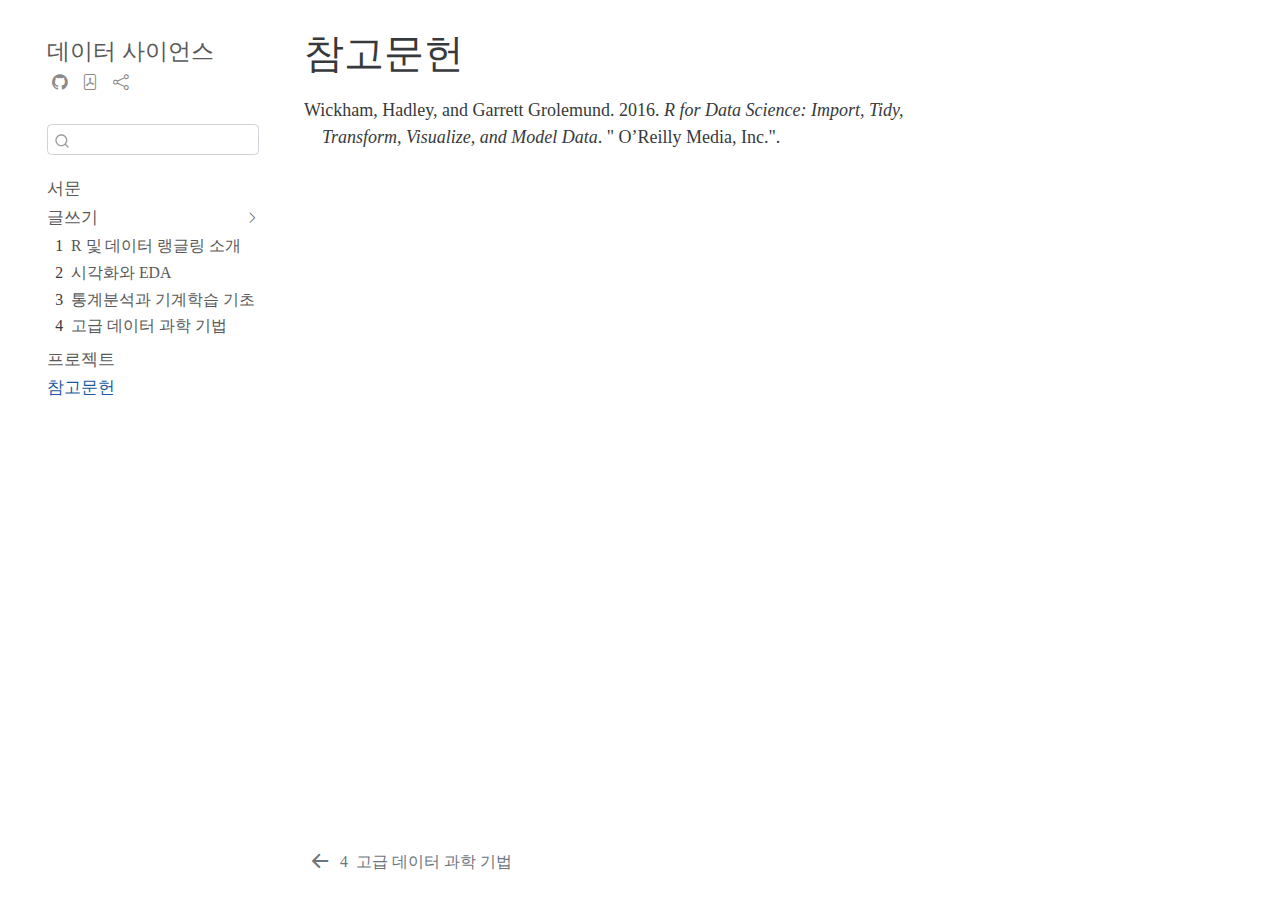
<file: docs/references.html>
<!DOCTYPE html>
<html xmlns="http://www.w3.org/1999/xhtml" lang="kr" xml:lang="kr"><head>

<meta charset="utf-8">
<meta name="generator" content="quarto-1.2.280">

<meta name="viewport" content="width=device-width, initial-scale=1.0, user-scalable=yes">


<title>데이터 사이언스 - 참고문헌</title>
<style>
code{white-space: pre-wrap;}
span.smallcaps{font-variant: small-caps;}
div.columns{display: flex; gap: min(4vw, 1.5em);}
div.column{flex: auto; overflow-x: auto;}
div.hanging-indent{margin-left: 1.5em; text-indent: -1.5em;}
ul.task-list{list-style: none;}
ul.task-list li input[type="checkbox"] {
  width: 0.8em;
  margin: 0 0.8em 0.2em -1.6em;
  vertical-align: middle;
}
div.csl-bib-body { }
div.csl-entry {
  clear: both;
}
.hanging div.csl-entry {
  margin-left:2em;
  text-indent:-2em;
}
div.csl-left-margin {
  min-width:2em;
  float:left;
}
div.csl-right-inline {
  margin-left:2em;
  padding-left:1em;
}
div.csl-indent {
  margin-left: 2em;
}
</style>


<script src="site_libs/quarto-nav/quarto-nav.js"></script>
<script src="site_libs/clipboard/clipboard.min.js"></script>
<script src="site_libs/quarto-search/autocomplete.umd.js"></script>
<script src="site_libs/quarto-search/fuse.min.js"></script>
<script src="site_libs/quarto-search/quarto-search.js"></script>
<meta name="quarto:offset" content="./">
<link href="./advanced.html" rel="prev">
<link href="./images/android-chrome-192x192.png" rel="icon" type="image/png">
<script src="site_libs/quarto-html/quarto.js"></script>
<script src="site_libs/quarto-html/popper.min.js"></script>
<script src="site_libs/quarto-html/tippy.umd.min.js"></script>
<script src="site_libs/quarto-html/anchor.min.js"></script>
<link href="site_libs/quarto-html/tippy.css" rel="stylesheet">
<link href="site_libs/quarto-html/quarto-syntax-highlighting.css" rel="stylesheet" id="quarto-text-highlighting-styles">
<script src="site_libs/bootstrap/bootstrap.min.js"></script>
<link href="site_libs/bootstrap/bootstrap-icons.css" rel="stylesheet">
<link href="site_libs/bootstrap/bootstrap.min.css" rel="stylesheet" id="quarto-bootstrap" data-mode="light">
<script id="quarto-search-options" type="application/json">{
  "location": "sidebar",
  "copy-button": false,
  "collapse-after": 3,
  "panel-placement": "start",
  "type": "textbox",
  "limit": 20,
  "language": {
    "search-no-results-text": "일치 없음",
    "search-matching-documents-text": "일치된 문서",
    "search-copy-link-title": "검색 링크 복사",
    "search-hide-matches-text": "추가 검색 결과 숨기기",
    "search-more-match-text": "추가 검색결과",
    "search-more-matches-text": "추가 검색결과",
    "search-clear-button-title": "제거",
    "search-detached-cancel-button-title": "취소",
    "search-submit-button-title": "검색"
  }
}</script>


</head>

<body class="nav-sidebar floating">

<div id="quarto-search-results"></div>
  <header id="quarto-header" class="headroom fixed-top">
  <nav class="quarto-secondary-nav" data-bs-toggle="collapse" data-bs-target="#quarto-sidebar" aria-controls="quarto-sidebar" aria-expanded="false" aria-label="Toggle sidebar navigation" onclick="if (window.quartoToggleHeadroom) { window.quartoToggleHeadroom(); }">
    <div class="container-fluid d-flex justify-content-between">
      <h1 class="quarto-secondary-nav-title">참고문헌</h1>
      <button type="button" class="quarto-btn-toggle btn" aria-label="Show secondary navigation">
        <i class="bi bi-chevron-right"></i>
      </button>
    </div>
  </nav>
</header>
<!-- content -->
<div id="quarto-content" class="quarto-container page-columns page-rows-contents page-layout-article">
<!-- sidebar -->
  <nav id="quarto-sidebar" class="sidebar collapse sidebar-navigation floating overflow-auto">
    <div class="pt-lg-2 mt-2 text-left sidebar-header">
    <div class="sidebar-title mb-0 py-0">
      <a href="./">데이터 사이언스</a> 
        <div class="sidebar-tools-main tools-wide">
    <a href="https://github.com/bit2r/book_chatGPT" title="Source Code" class="sidebar-tool px-1"><i class="bi bi-github"></i></a>
    <a href="./데이터-사이언스.pdf" title="Download PDF" class="sidebar-tool px-1"><i class="bi bi-file-pdf"></i></a>
    <a href="" title="Share" id="sidebar-tool-dropdown-0" class="sidebar-tool dropdown-toggle px-1" data-bs-toggle="dropdown" aria-expanded="false"><i class="bi bi-share"></i></a>
    <ul class="dropdown-menu" aria-labelledby="sidebar-tool-dropdown-0">
        <li>
          <a class="dropdown-item sidebar-tools-main-item" href="https://twitter.com/intent/tweet?url=|url|">
            <i class="bi bi-bi-twitter pe-1"></i>
          Twitter
          </a>
        </li>
        <li>
          <a class="dropdown-item sidebar-tools-main-item" href="https://www.facebook.com/sharer/sharer.php?u=|url|">
            <i class="bi bi-bi-facebook pe-1"></i>
          Facebook
          </a>
        </li>
    </ul>
</div>
    </div>
      </div>
      <div class="mt-2 flex-shrink-0 align-items-center">
        <div class="sidebar-search">
        <div id="quarto-search" class="" title="Search"></div>
        </div>
      </div>
    <div class="sidebar-menu-container"> 
    <ul class="list-unstyled mt-1">
        <li class="sidebar-item">
  <div class="sidebar-item-container"> 
  <a href="./index.html" class="sidebar-item-text sidebar-link">서문</a>
  </div>
</li>
        <li class="sidebar-item sidebar-item-section">
      <div class="sidebar-item-container"> 
            <a class="sidebar-item-text sidebar-link text-start" data-bs-toggle="collapse" data-bs-target="#quarto-sidebar-section-1" aria-expanded="true">글쓰기</a>
          <a class="sidebar-item-toggle text-start" data-bs-toggle="collapse" data-bs-target="#quarto-sidebar-section-1" aria-expanded="true">
            <i class="bi bi-chevron-right ms-2"></i>
          </a> 
      </div>
      <ul id="quarto-sidebar-section-1" class="collapse list-unstyled sidebar-section depth1 show">  
          <li class="sidebar-item">
  <div class="sidebar-item-container"> 
  <a href="./intro.html" class="sidebar-item-text sidebar-link"><span class="chapter-number">1</span>&nbsp; <span class="chapter-title">R 및 데이터 랭글링 소개</span></a>
  </div>
</li>
          <li class="sidebar-item">
  <div class="sidebar-item-container"> 
  <a href="./viz_EDA.html" class="sidebar-item-text sidebar-link"><span class="chapter-number">2</span>&nbsp; <span class="chapter-title">시각화와 EDA</span></a>
  </div>
</li>
          <li class="sidebar-item">
  <div class="sidebar-item-container"> 
  <a href="./model.html" class="sidebar-item-text sidebar-link"><span class="chapter-number">3</span>&nbsp; <span class="chapter-title">통계분석과 기계학습 기초</span></a>
  </div>
</li>
          <li class="sidebar-item">
  <div class="sidebar-item-container"> 
  <a href="./advanced.html" class="sidebar-item-text sidebar-link"><span class="chapter-number">4</span>&nbsp; <span class="chapter-title">고급 데이터 과학 기법</span></a>
  </div>
</li>
      </ul>
  </li>
        <li class="sidebar-item sidebar-item-section">
      <span class="sidebar-item-text sidebar-link text-start">프로젝트</span>
  </li>
        <li class="sidebar-item">
  <div class="sidebar-item-container"> 
  <a href="./references.html" class="sidebar-item-text sidebar-link active">참고문헌</a>
  </div>
</li>
    </ul>
    </div>
</nav>
<!-- margin-sidebar -->
    <div id="quarto-margin-sidebar" class="sidebar margin-sidebar">
        
    </div>
<!-- main -->
<main class="content" id="quarto-document-content">

<header id="title-block-header" class="quarto-title-block default">
<div class="quarto-title">
<h1 class="title d-none d-lg-block">참고문헌</h1>
</div>



<div class="quarto-title-meta">

    
  
    
  </div>
  

</header>

<div id="refs" class="references csl-bib-body hanging-indent" role="doc-bibliography">
<div id="ref-wickham2016r" class="csl-entry" role="doc-biblioentry">
Wickham, Hadley, and Garrett Grolemund. 2016. <em>R for Data Science:
Import, Tidy, Transform, Visualize, and Model Data</em>. " O’Reilly
Media, Inc.".
</div>
</div>



</main> <!-- /main -->
<script id="quarto-html-after-body" type="application/javascript">
window.document.addEventListener("DOMContentLoaded", function (event) {
  const toggleBodyColorMode = (bsSheetEl) => {
    const mode = bsSheetEl.getAttribute("data-mode");
    const bodyEl = window.document.querySelector("body");
    if (mode === "dark") {
      bodyEl.classList.add("quarto-dark");
      bodyEl.classList.remove("quarto-light");
    } else {
      bodyEl.classList.add("quarto-light");
      bodyEl.classList.remove("quarto-dark");
    }
  }
  const toggleBodyColorPrimary = () => {
    const bsSheetEl = window.document.querySelector("link#quarto-bootstrap");
    if (bsSheetEl) {
      toggleBodyColorMode(bsSheetEl);
    }
  }
  toggleBodyColorPrimary();  
  const icon = "";
  const anchorJS = new window.AnchorJS();
  anchorJS.options = {
    placement: 'right',
    icon: icon
  };
  anchorJS.add('.anchored');
  const clipboard = new window.ClipboardJS('.code-copy-button', {
    target: function(trigger) {
      return trigger.previousElementSibling;
    }
  });
  clipboard.on('success', function(e) {
    // button target
    const button = e.trigger;
    // don't keep focus
    button.blur();
    // flash "checked"
    button.classList.add('code-copy-button-checked');
    var currentTitle = button.getAttribute("title");
    button.setAttribute("title", "복사완료!");
    let tooltip;
    if (window.bootstrap) {
      button.setAttribute("data-bs-toggle", "tooltip");
      button.setAttribute("data-bs-placement", "left");
      button.setAttribute("data-bs-title", "복사완료!");
      tooltip = new bootstrap.Tooltip(button, 
        { trigger: "manual", 
          customClass: "code-copy-button-tooltip",
          offset: [0, -8]});
      tooltip.show();    
    }
    setTimeout(function() {
      if (tooltip) {
        tooltip.hide();
        button.removeAttribute("data-bs-title");
        button.removeAttribute("data-bs-toggle");
        button.removeAttribute("data-bs-placement");
      }
      button.setAttribute("title", currentTitle);
      button.classList.remove('code-copy-button-checked');
    }, 1000);
    // clear code selection
    e.clearSelection();
  });
  function tippyHover(el, contentFn) {
    const config = {
      allowHTML: true,
      content: contentFn,
      maxWidth: 500,
      delay: 100,
      arrow: false,
      appendTo: function(el) {
          return el.parentElement;
      },
      interactive: true,
      interactiveBorder: 10,
      theme: 'quarto',
      placement: 'bottom-start'
    };
    window.tippy(el, config); 
  }
  const noterefs = window.document.querySelectorAll('a[role="doc-noteref"]');
  for (var i=0; i<noterefs.length; i++) {
    const ref = noterefs[i];
    tippyHover(ref, function() {
      // use id or data attribute instead here
      let href = ref.getAttribute('data-footnote-href') || ref.getAttribute('href');
      try { href = new URL(href).hash; } catch {}
      const id = href.replace(/^#\/?/, "");
      const note = window.document.getElementById(id);
      return note.innerHTML;
    });
  }
  const findCites = (el) => {
    const parentEl = el.parentElement;
    if (parentEl) {
      const cites = parentEl.dataset.cites;
      if (cites) {
        return {
          el,
          cites: cites.split(' ')
        };
      } else {
        return findCites(el.parentElement)
      }
    } else {
      return undefined;
    }
  };
  var bibliorefs = window.document.querySelectorAll('a[role="doc-biblioref"]');
  for (var i=0; i<bibliorefs.length; i++) {
    const ref = bibliorefs[i];
    const citeInfo = findCites(ref);
    if (citeInfo) {
      tippyHover(citeInfo.el, function() {
        var popup = window.document.createElement('div');
        citeInfo.cites.forEach(function(cite) {
          var citeDiv = window.document.createElement('div');
          citeDiv.classList.add('hanging-indent');
          citeDiv.classList.add('csl-entry');
          var biblioDiv = window.document.getElementById('ref-' + cite);
          if (biblioDiv) {
            citeDiv.innerHTML = biblioDiv.innerHTML;
          }
          popup.appendChild(citeDiv);
        });
        return popup.innerHTML;
      });
    }
  }
});
</script>
<nav class="page-navigation">
  <div class="nav-page nav-page-previous">
      <a href="./advanced.html" class="pagination-link">
        <i class="bi bi-arrow-left-short"></i> <span class="nav-page-text"><span class="chapter-number">4</span>&nbsp; <span class="chapter-title">고급 데이터 과학 기법</span></span>
      </a>          
  </div>
  <div class="nav-page nav-page-next">
  </div>
</nav>
</div> <!-- /content -->



</body></html>
</file>
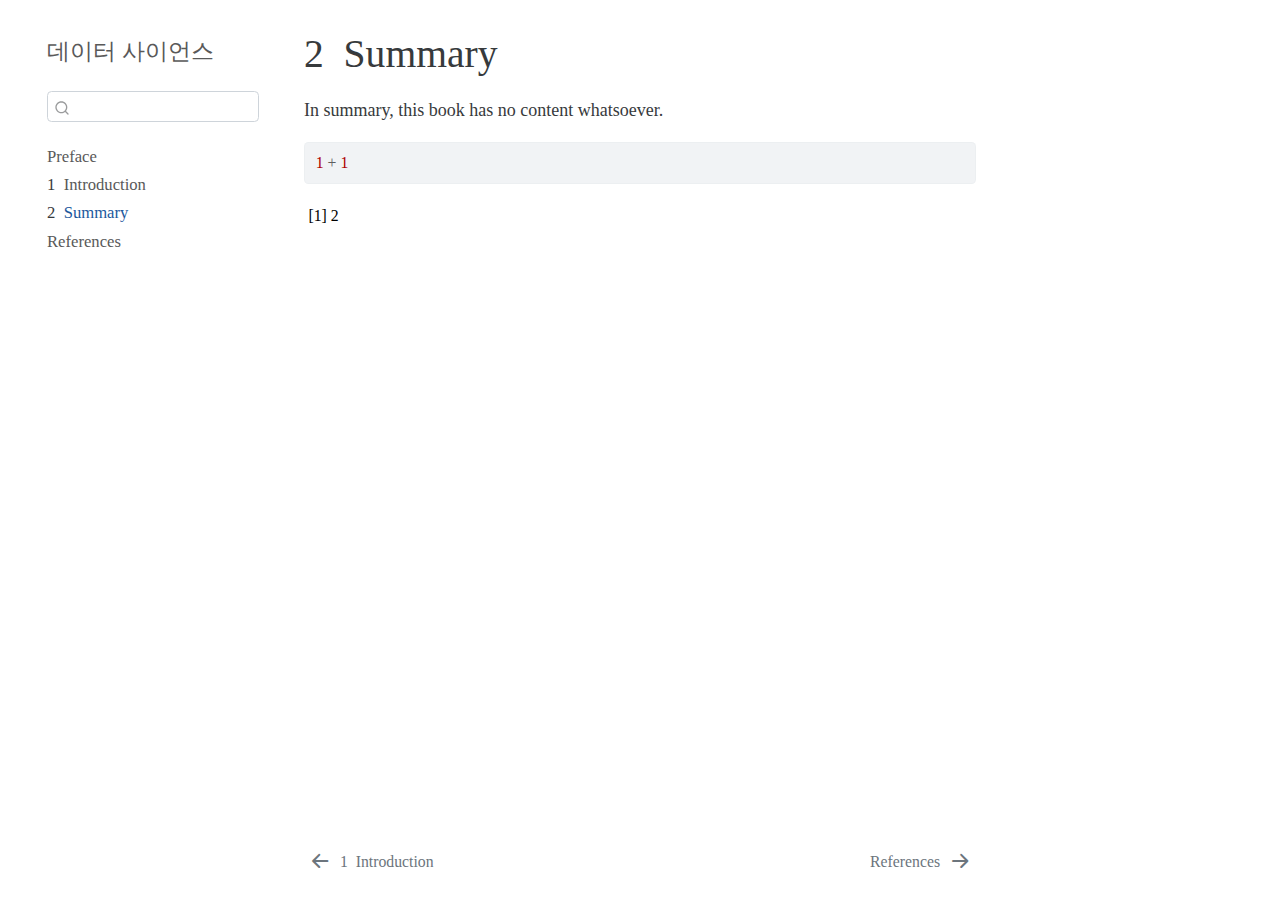
<file: docs/summary.html>
<!DOCTYPE html>
<html xmlns="http://www.w3.org/1999/xhtml" lang="en" xml:lang="en"><head>

<meta charset="utf-8">
<meta name="generator" content="quarto-1.2.280">

<meta name="viewport" content="width=device-width, initial-scale=1.0, user-scalable=yes">


<title>데이터 사이언스 - 2&nbsp; Summary</title>
<style>
code{white-space: pre-wrap;}
span.smallcaps{font-variant: small-caps;}
div.columns{display: flex; gap: min(4vw, 1.5em);}
div.column{flex: auto; overflow-x: auto;}
div.hanging-indent{margin-left: 1.5em; text-indent: -1.5em;}
ul.task-list{list-style: none;}
ul.task-list li input[type="checkbox"] {
  width: 0.8em;
  margin: 0 0.8em 0.2em -1.6em;
  vertical-align: middle;
}
pre > code.sourceCode { white-space: pre; position: relative; }
pre > code.sourceCode > span { display: inline-block; line-height: 1.25; }
pre > code.sourceCode > span:empty { height: 1.2em; }
.sourceCode { overflow: visible; }
code.sourceCode > span { color: inherit; text-decoration: inherit; }
div.sourceCode { margin: 1em 0; }
pre.sourceCode { margin: 0; }
@media screen {
div.sourceCode { overflow: auto; }
}
@media print {
pre > code.sourceCode { white-space: pre-wrap; }
pre > code.sourceCode > span { text-indent: -5em; padding-left: 5em; }
}
pre.numberSource code
  { counter-reset: source-line 0; }
pre.numberSource code > span
  { position: relative; left: -4em; counter-increment: source-line; }
pre.numberSource code > span > a:first-child::before
  { content: counter(source-line);
    position: relative; left: -1em; text-align: right; vertical-align: baseline;
    border: none; display: inline-block;
    -webkit-touch-callout: none; -webkit-user-select: none;
    -khtml-user-select: none; -moz-user-select: none;
    -ms-user-select: none; user-select: none;
    padding: 0 4px; width: 4em;
    color: #aaaaaa;
  }
pre.numberSource { margin-left: 3em; border-left: 1px solid #aaaaaa;  padding-left: 4px; }
div.sourceCode
  {   }
@media screen {
pre > code.sourceCode > span > a:first-child::before { text-decoration: underline; }
}
code span.al { color: #ff0000; font-weight: bold; } /* Alert */
code span.an { color: #60a0b0; font-weight: bold; font-style: italic; } /* Annotation */
code span.at { color: #7d9029; } /* Attribute */
code span.bn { color: #40a070; } /* BaseN */
code span.bu { color: #008000; } /* BuiltIn */
code span.cf { color: #007020; font-weight: bold; } /* ControlFlow */
code span.ch { color: #4070a0; } /* Char */
code span.cn { color: #880000; } /* Constant */
code span.co { color: #60a0b0; font-style: italic; } /* Comment */
code span.cv { color: #60a0b0; font-weight: bold; font-style: italic; } /* CommentVar */
code span.do { color: #ba2121; font-style: italic; } /* Documentation */
code span.dt { color: #902000; } /* DataType */
code span.dv { color: #40a070; } /* DecVal */
code span.er { color: #ff0000; font-weight: bold; } /* Error */
code span.ex { } /* Extension */
code span.fl { color: #40a070; } /* Float */
code span.fu { color: #06287e; } /* Function */
code span.im { color: #008000; font-weight: bold; } /* Import */
code span.in { color: #60a0b0; font-weight: bold; font-style: italic; } /* Information */
code span.kw { color: #007020; font-weight: bold; } /* Keyword */
code span.op { color: #666666; } /* Operator */
code span.ot { color: #007020; } /* Other */
code span.pp { color: #bc7a00; } /* Preprocessor */
code span.sc { color: #4070a0; } /* SpecialChar */
code span.ss { color: #bb6688; } /* SpecialString */
code span.st { color: #4070a0; } /* String */
code span.va { color: #19177c; } /* Variable */
code span.vs { color: #4070a0; } /* VerbatimString */
code span.wa { color: #60a0b0; font-weight: bold; font-style: italic; } /* Warning */
</style>


<script src="site_libs/quarto-nav/quarto-nav.js"></script>
<script src="site_libs/quarto-nav/headroom.min.js"></script>
<script src="site_libs/clipboard/clipboard.min.js"></script>
<script src="site_libs/quarto-search/autocomplete.umd.js"></script>
<script src="site_libs/quarto-search/fuse.min.js"></script>
<script src="site_libs/quarto-search/quarto-search.js"></script>
<meta name="quarto:offset" content="./">
<link href="./references.html" rel="next">
<link href="./intro.html" rel="prev">
<script src="site_libs/quarto-html/quarto.js"></script>
<script src="site_libs/quarto-html/popper.min.js"></script>
<script src="site_libs/quarto-html/tippy.umd.min.js"></script>
<script src="site_libs/quarto-html/anchor.min.js"></script>
<link href="site_libs/quarto-html/tippy.css" rel="stylesheet">
<link href="site_libs/quarto-html/quarto-syntax-highlighting.css" rel="stylesheet" id="quarto-text-highlighting-styles">
<script src="site_libs/bootstrap/bootstrap.min.js"></script>
<link href="site_libs/bootstrap/bootstrap-icons.css" rel="stylesheet">
<link href="site_libs/bootstrap/bootstrap.min.css" rel="stylesheet" id="quarto-bootstrap" data-mode="light">
<script id="quarto-search-options" type="application/json">{
  "location": "sidebar",
  "copy-button": false,
  "collapse-after": 3,
  "panel-placement": "start",
  "type": "textbox",
  "limit": 20,
  "language": {
    "search-no-results-text": "No results",
    "search-matching-documents-text": "matching documents",
    "search-copy-link-title": "Copy link to search",
    "search-hide-matches-text": "Hide additional matches",
    "search-more-match-text": "more match in this document",
    "search-more-matches-text": "more matches in this document",
    "search-clear-button-title": "Clear",
    "search-detached-cancel-button-title": "Cancel",
    "search-submit-button-title": "Submit"
  }
}</script>


</head>

<body class="nav-sidebar floating">

<div id="quarto-search-results"></div>
  <header id="quarto-header" class="headroom fixed-top">
  <nav class="quarto-secondary-nav" data-bs-toggle="collapse" data-bs-target="#quarto-sidebar" aria-controls="quarto-sidebar" aria-expanded="false" aria-label="Toggle sidebar navigation" onclick="if (window.quartoToggleHeadroom) { window.quartoToggleHeadroom(); }">
    <div class="container-fluid d-flex justify-content-between">
      <h1 class="quarto-secondary-nav-title"><span class="chapter-number">2</span>&nbsp; <span class="chapter-title">Summary</span></h1>
      <button type="button" class="quarto-btn-toggle btn" aria-label="Show secondary navigation">
        <i class="bi bi-chevron-right"></i>
      </button>
    </div>
  </nav>
</header>
<!-- content -->
<div id="quarto-content" class="quarto-container page-columns page-rows-contents page-layout-article">
<!-- sidebar -->
  <nav id="quarto-sidebar" class="sidebar collapse sidebar-navigation floating overflow-auto">
    <div class="pt-lg-2 mt-2 text-left sidebar-header">
    <div class="sidebar-title mb-0 py-0">
      <a href="./">데이터 사이언스</a> 
    </div>
      </div>
      <div class="mt-2 flex-shrink-0 align-items-center">
        <div class="sidebar-search">
        <div id="quarto-search" class="" title="Search"></div>
        </div>
      </div>
    <div class="sidebar-menu-container"> 
    <ul class="list-unstyled mt-1">
        <li class="sidebar-item">
  <div class="sidebar-item-container"> 
  <a href="./index.html" class="sidebar-item-text sidebar-link">Preface</a>
  </div>
</li>
        <li class="sidebar-item">
  <div class="sidebar-item-container"> 
  <a href="./intro.html" class="sidebar-item-text sidebar-link"><span class="chapter-number">1</span>&nbsp; <span class="chapter-title">Introduction</span></a>
  </div>
</li>
        <li class="sidebar-item">
  <div class="sidebar-item-container"> 
  <a href="./summary.html" class="sidebar-item-text sidebar-link active"><span class="chapter-number">2</span>&nbsp; <span class="chapter-title">Summary</span></a>
  </div>
</li>
        <li class="sidebar-item">
  <div class="sidebar-item-container"> 
  <a href="./references.html" class="sidebar-item-text sidebar-link">References</a>
  </div>
</li>
    </ul>
    </div>
</nav>
<!-- margin-sidebar -->
    <div id="quarto-margin-sidebar" class="sidebar margin-sidebar">
        
    </div>
<!-- main -->
<main class="content" id="quarto-document-content">

<header id="title-block-header" class="quarto-title-block default">
<div class="quarto-title">
<h1 class="title d-none d-lg-block"><span class="chapter-number">2</span>&nbsp; <span class="chapter-title">Summary</span></h1>
</div>



<div class="quarto-title-meta">

    
  
    
  </div>
  

</header>

<p>In summary, this book has no content whatsoever.</p>
<div class="cell">
<div class="sourceCode cell-code" id="cb1"><pre class="sourceCode r code-with-copy"><code class="sourceCode r"><span id="cb1-1"><a href="#cb1-1" aria-hidden="true" tabindex="-1"></a><span class="dv">1</span> <span class="sc">+</span> <span class="dv">1</span></span></code><button title="Copy to Clipboard" class="code-copy-button"><i class="bi"></i></button></pre></div>
<div class="cell-output cell-output-stdout">
<pre><code>[1] 2</code></pre>
</div>
</div>



</main> <!-- /main -->
<script id="quarto-html-after-body" type="application/javascript">
window.document.addEventListener("DOMContentLoaded", function (event) {
  const toggleBodyColorMode = (bsSheetEl) => {
    const mode = bsSheetEl.getAttribute("data-mode");
    const bodyEl = window.document.querySelector("body");
    if (mode === "dark") {
      bodyEl.classList.add("quarto-dark");
      bodyEl.classList.remove("quarto-light");
    } else {
      bodyEl.classList.add("quarto-light");
      bodyEl.classList.remove("quarto-dark");
    }
  }
  const toggleBodyColorPrimary = () => {
    const bsSheetEl = window.document.querySelector("link#quarto-bootstrap");
    if (bsSheetEl) {
      toggleBodyColorMode(bsSheetEl);
    }
  }
  toggleBodyColorPrimary();  
  const icon = "";
  const anchorJS = new window.AnchorJS();
  anchorJS.options = {
    placement: 'right',
    icon: icon
  };
  anchorJS.add('.anchored');
  const clipboard = new window.ClipboardJS('.code-copy-button', {
    target: function(trigger) {
      return trigger.previousElementSibling;
    }
  });
  clipboard.on('success', function(e) {
    // button target
    const button = e.trigger;
    // don't keep focus
    button.blur();
    // flash "checked"
    button.classList.add('code-copy-button-checked');
    var currentTitle = button.getAttribute("title");
    button.setAttribute("title", "Copied!");
    let tooltip;
    if (window.bootstrap) {
      button.setAttribute("data-bs-toggle", "tooltip");
      button.setAttribute("data-bs-placement", "left");
      button.setAttribute("data-bs-title", "Copied!");
      tooltip = new bootstrap.Tooltip(button, 
        { trigger: "manual", 
          customClass: "code-copy-button-tooltip",
          offset: [0, -8]});
      tooltip.show();    
    }
    setTimeout(function() {
      if (tooltip) {
        tooltip.hide();
        button.removeAttribute("data-bs-title");
        button.removeAttribute("data-bs-toggle");
        button.removeAttribute("data-bs-placement");
      }
      button.setAttribute("title", currentTitle);
      button.classList.remove('code-copy-button-checked');
    }, 1000);
    // clear code selection
    e.clearSelection();
  });
  function tippyHover(el, contentFn) {
    const config = {
      allowHTML: true,
      content: contentFn,
      maxWidth: 500,
      delay: 100,
      arrow: false,
      appendTo: function(el) {
          return el.parentElement;
      },
      interactive: true,
      interactiveBorder: 10,
      theme: 'quarto',
      placement: 'bottom-start'
    };
    window.tippy(el, config); 
  }
  const noterefs = window.document.querySelectorAll('a[role="doc-noteref"]');
  for (var i=0; i<noterefs.length; i++) {
    const ref = noterefs[i];
    tippyHover(ref, function() {
      // use id or data attribute instead here
      let href = ref.getAttribute('data-footnote-href') || ref.getAttribute('href');
      try { href = new URL(href).hash; } catch {}
      const id = href.replace(/^#\/?/, "");
      const note = window.document.getElementById(id);
      return note.innerHTML;
    });
  }
  const findCites = (el) => {
    const parentEl = el.parentElement;
    if (parentEl) {
      const cites = parentEl.dataset.cites;
      if (cites) {
        return {
          el,
          cites: cites.split(' ')
        };
      } else {
        return findCites(el.parentElement)
      }
    } else {
      return undefined;
    }
  };
  var bibliorefs = window.document.querySelectorAll('a[role="doc-biblioref"]');
  for (var i=0; i<bibliorefs.length; i++) {
    const ref = bibliorefs[i];
    const citeInfo = findCites(ref);
    if (citeInfo) {
      tippyHover(citeInfo.el, function() {
        var popup = window.document.createElement('div');
        citeInfo.cites.forEach(function(cite) {
          var citeDiv = window.document.createElement('div');
          citeDiv.classList.add('hanging-indent');
          citeDiv.classList.add('csl-entry');
          var biblioDiv = window.document.getElementById('ref-' + cite);
          if (biblioDiv) {
            citeDiv.innerHTML = biblioDiv.innerHTML;
          }
          popup.appendChild(citeDiv);
        });
        return popup.innerHTML;
      });
    }
  }
});
</script>
<nav class="page-navigation">
  <div class="nav-page nav-page-previous">
      <a href="./intro.html" class="pagination-link">
        <i class="bi bi-arrow-left-short"></i> <span class="nav-page-text"><span class="chapter-number">1</span>&nbsp; <span class="chapter-title">Introduction</span></span>
      </a>          
  </div>
  <div class="nav-page nav-page-next">
      <a href="./references.html" class="pagination-link">
        <span class="nav-page-text">References</span> <i class="bi bi-arrow-right-short"></i>
      </a>
  </div>
</nav>
</div> <!-- /content -->



</body></html>
</file>
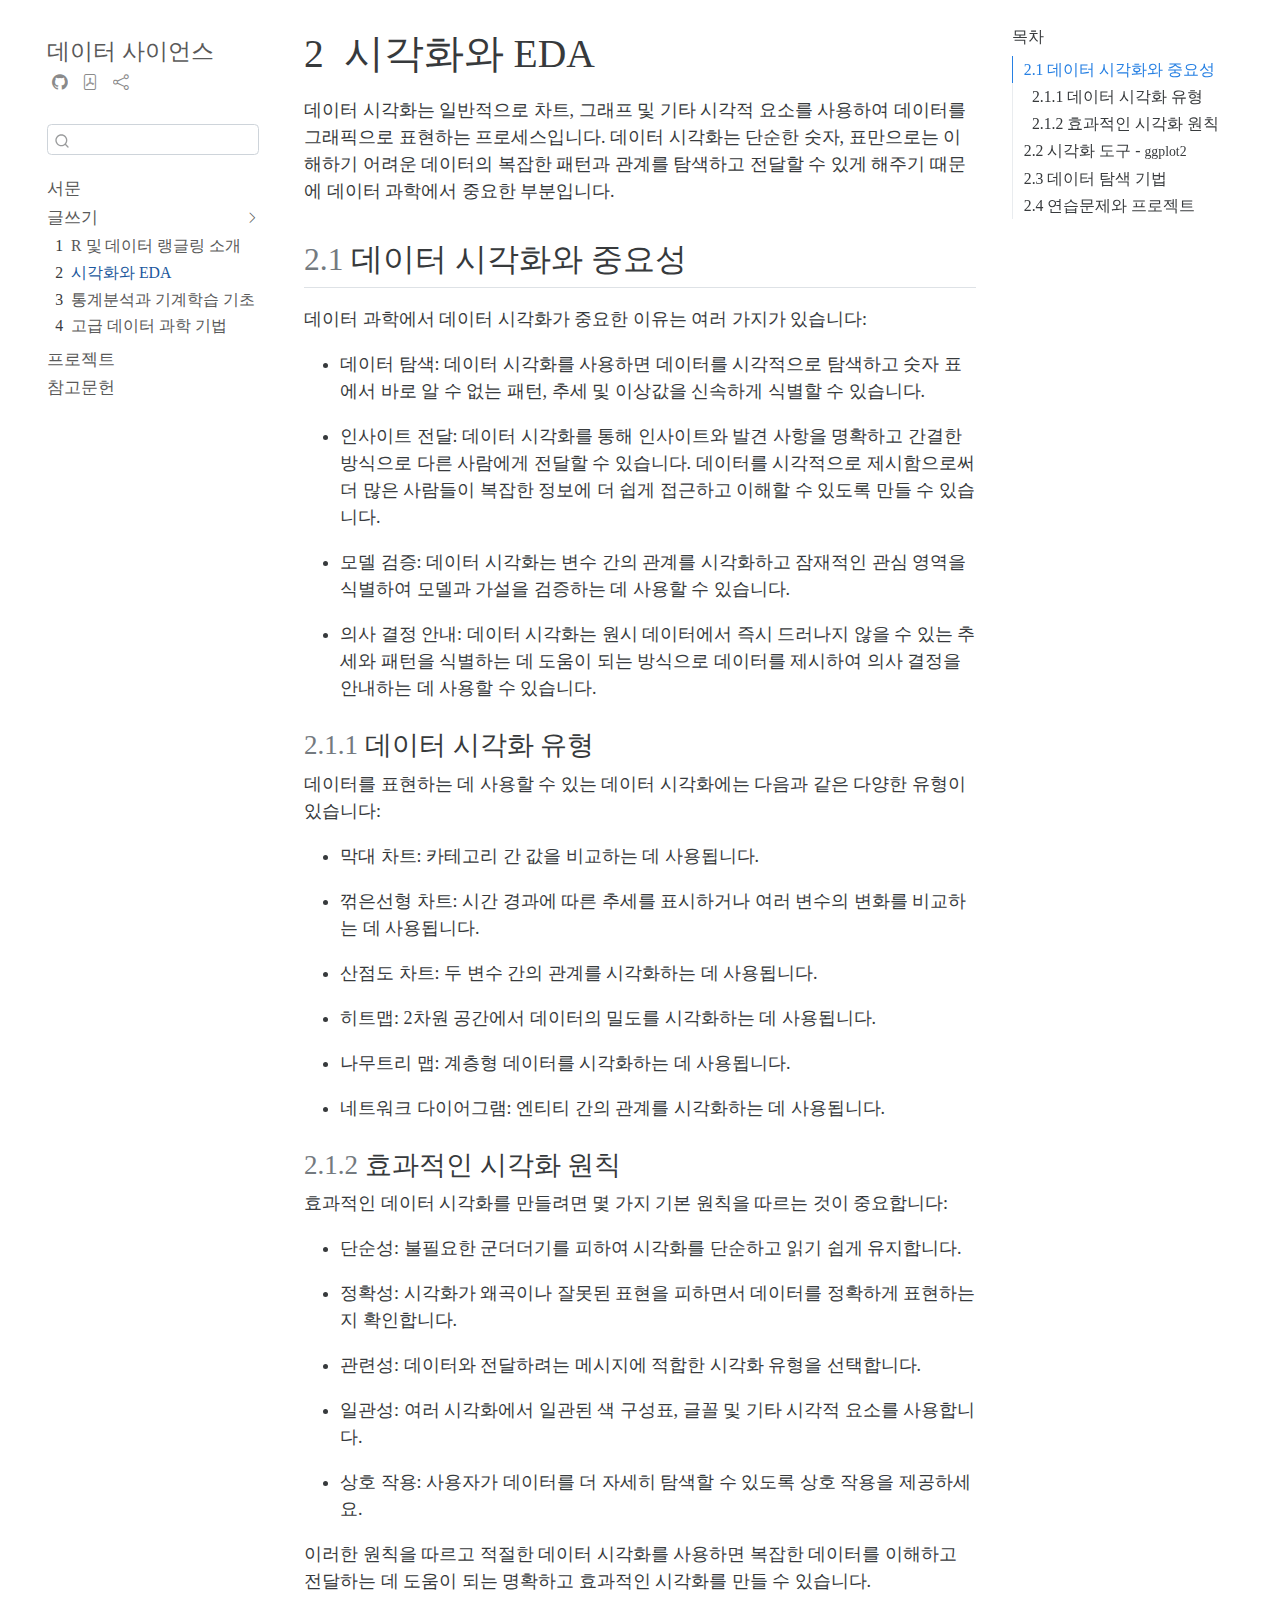
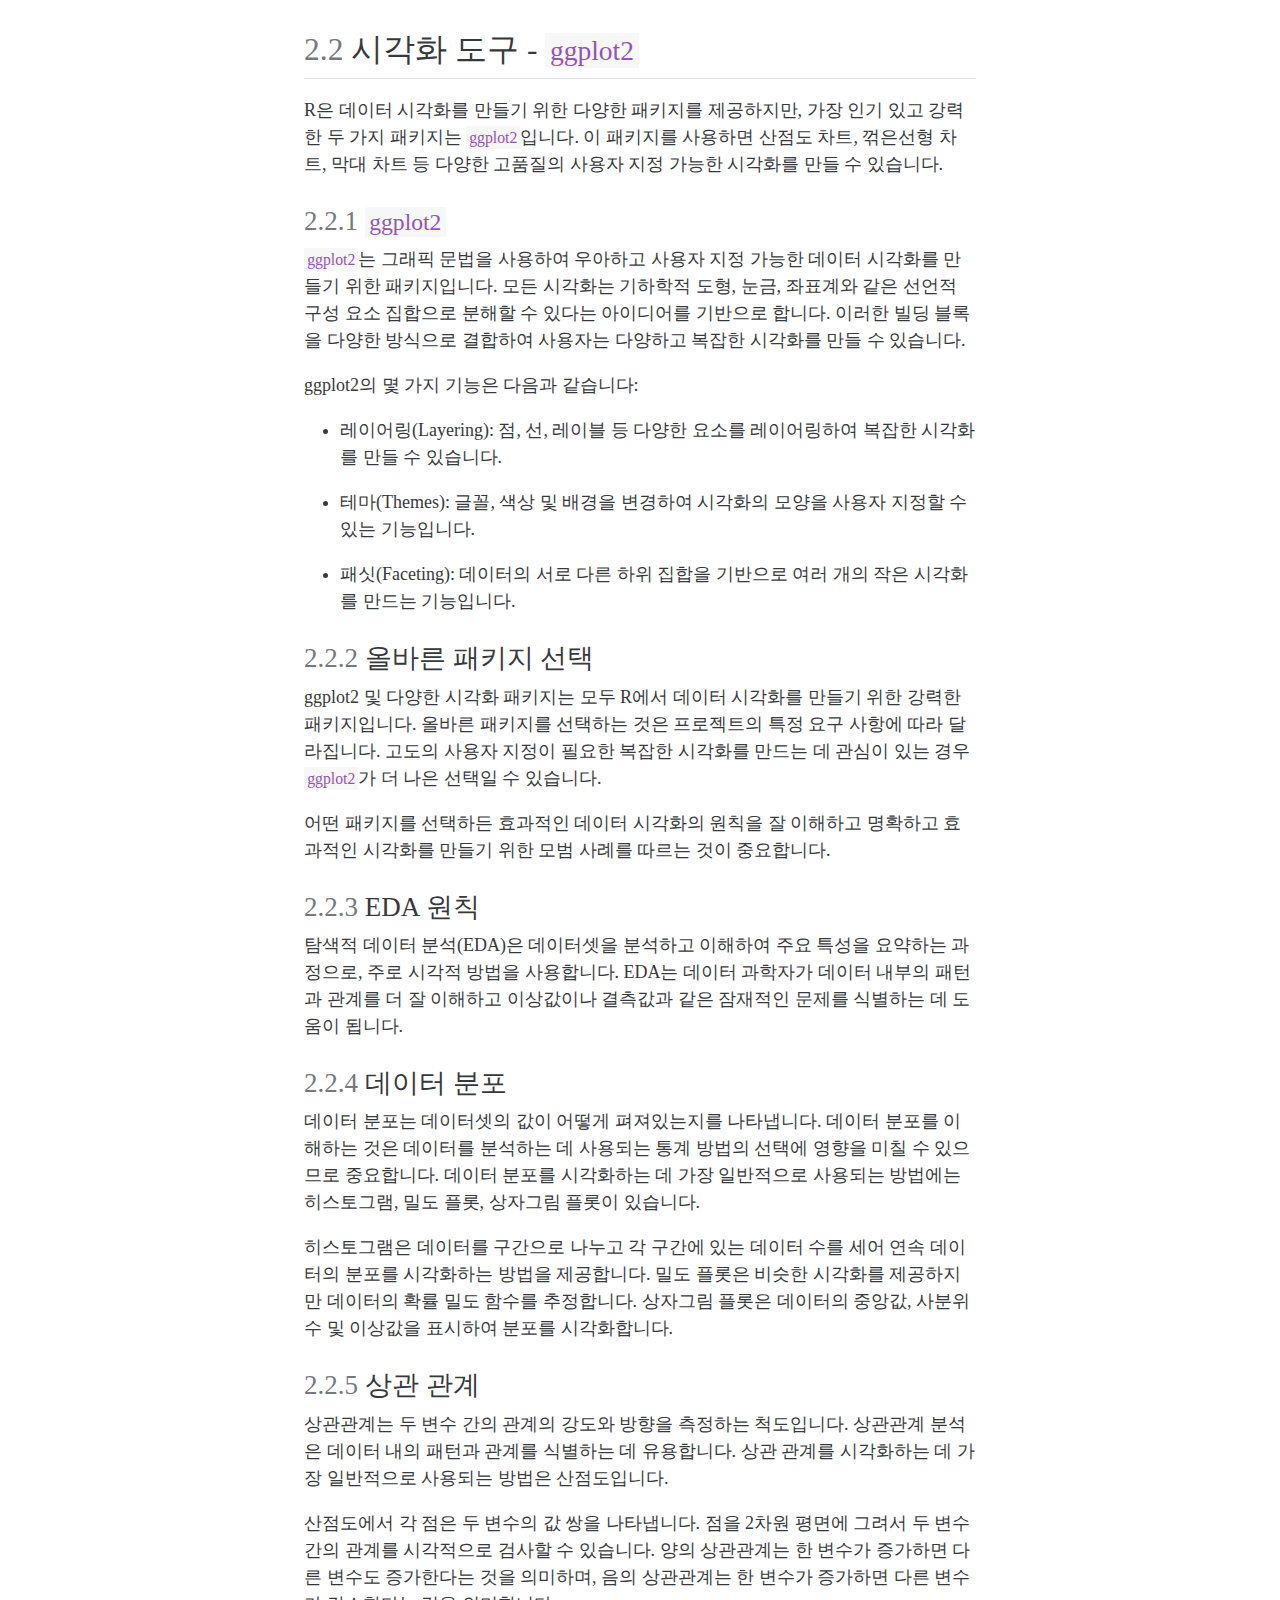
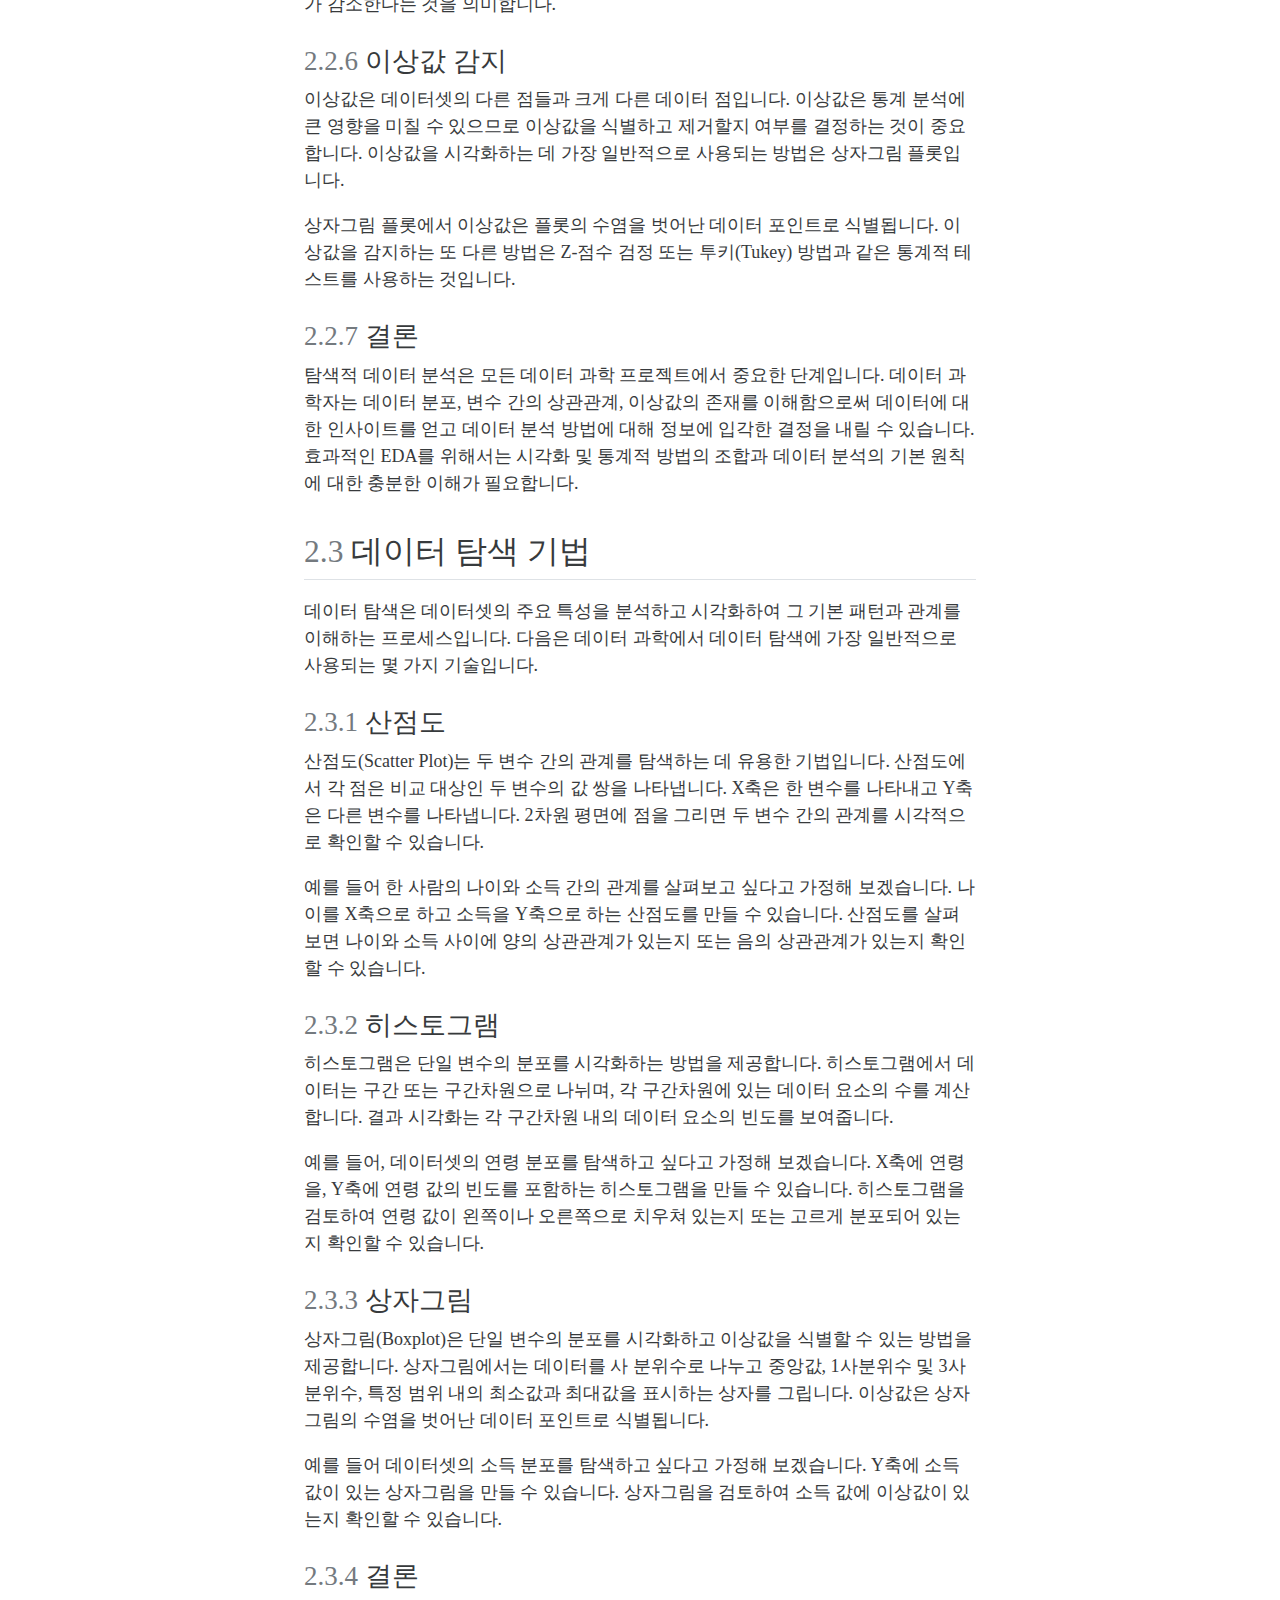
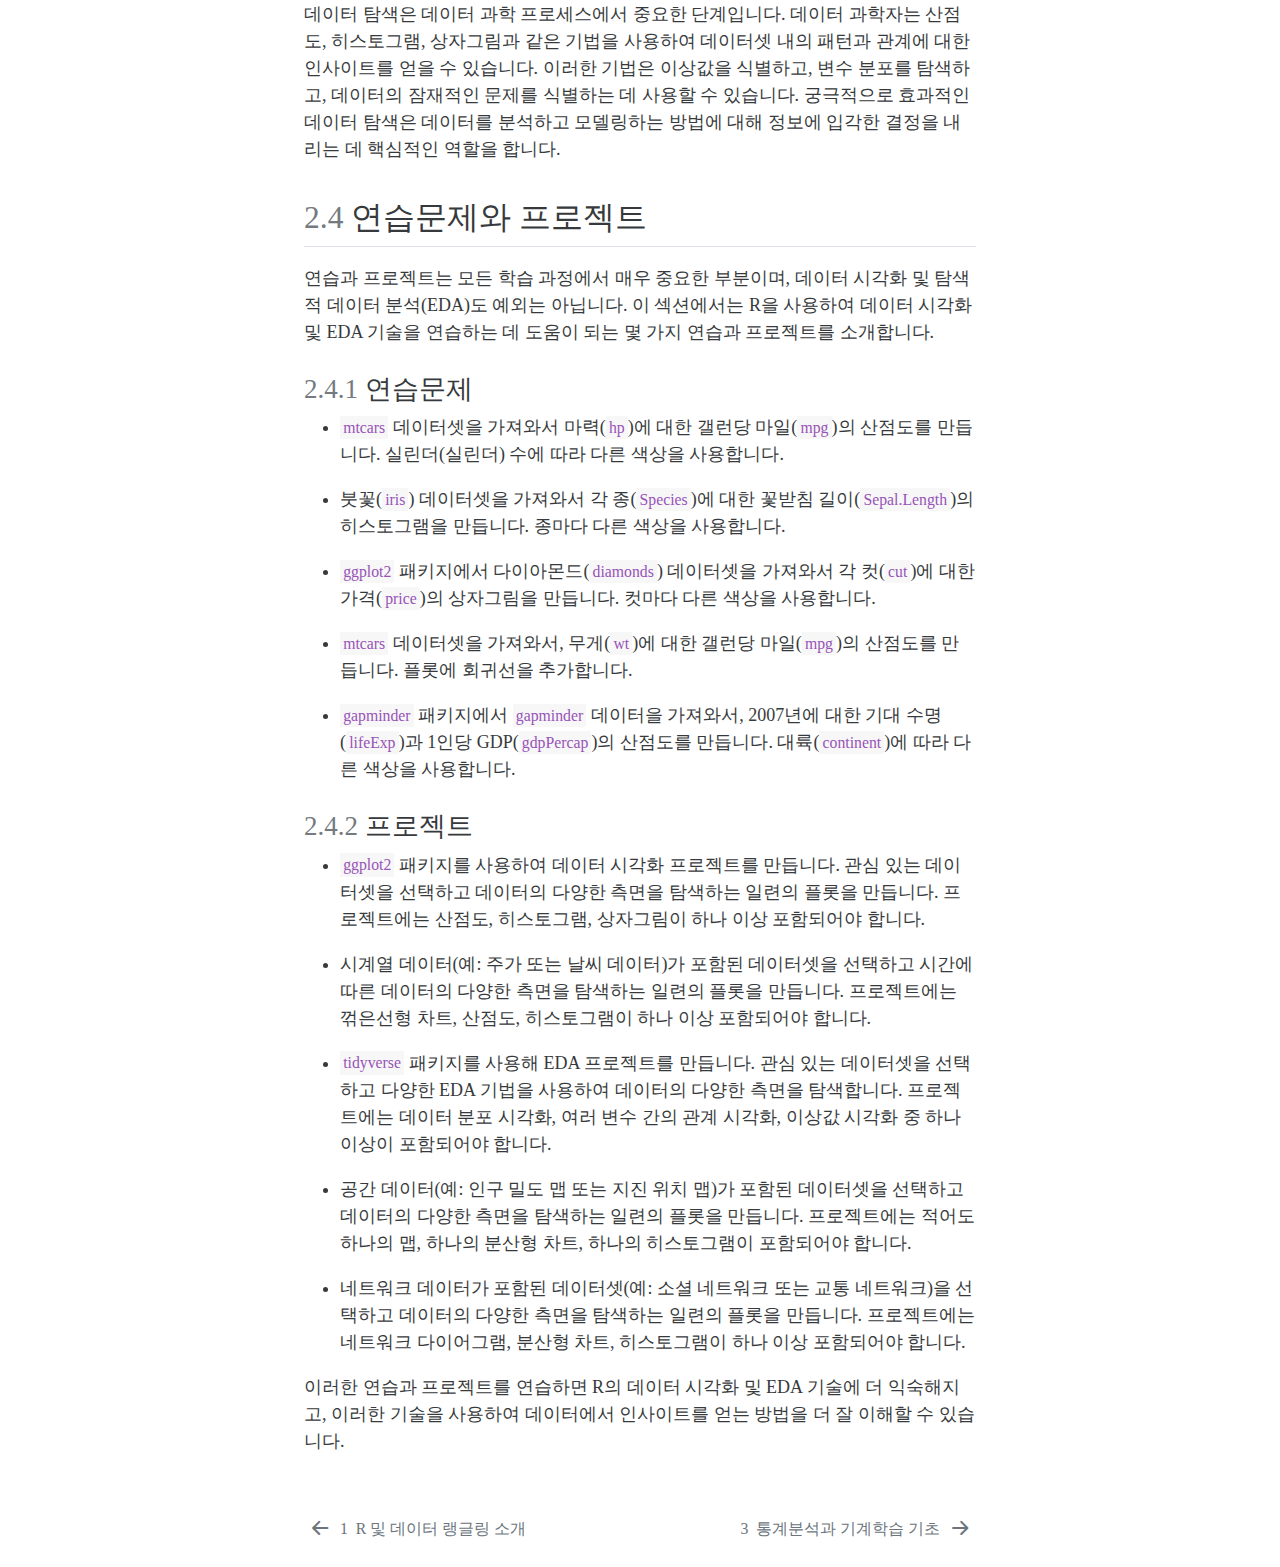
<file: docs/viz_EDA.html>
<!DOCTYPE html>
<html xmlns="http://www.w3.org/1999/xhtml" lang="kr" xml:lang="kr"><head>

<meta charset="utf-8">
<meta name="generator" content="quarto-1.2.280">

<meta name="viewport" content="width=device-width, initial-scale=1.0, user-scalable=yes">


<title>데이터 사이언스 - 2&nbsp; 시각화와 EDA</title>
<style>
code{white-space: pre-wrap;}
span.smallcaps{font-variant: small-caps;}
div.columns{display: flex; gap: min(4vw, 1.5em);}
div.column{flex: auto; overflow-x: auto;}
div.hanging-indent{margin-left: 1.5em; text-indent: -1.5em;}
ul.task-list{list-style: none;}
ul.task-list li input[type="checkbox"] {
  width: 0.8em;
  margin: 0 0.8em 0.2em -1.6em;
  vertical-align: middle;
}
</style>


<script src="site_libs/quarto-nav/quarto-nav.js"></script>
<script src="site_libs/clipboard/clipboard.min.js"></script>
<script src="site_libs/quarto-search/autocomplete.umd.js"></script>
<script src="site_libs/quarto-search/fuse.min.js"></script>
<script src="site_libs/quarto-search/quarto-search.js"></script>
<meta name="quarto:offset" content="./">
<link href="./model.html" rel="next">
<link href="./intro.html" rel="prev">
<link href="./images/android-chrome-192x192.png" rel="icon" type="image/png">
<script src="site_libs/quarto-html/quarto.js"></script>
<script src="site_libs/quarto-html/popper.min.js"></script>
<script src="site_libs/quarto-html/tippy.umd.min.js"></script>
<script src="site_libs/quarto-html/anchor.min.js"></script>
<link href="site_libs/quarto-html/tippy.css" rel="stylesheet">
<link href="site_libs/quarto-html/quarto-syntax-highlighting.css" rel="stylesheet" id="quarto-text-highlighting-styles">
<script src="site_libs/bootstrap/bootstrap.min.js"></script>
<link href="site_libs/bootstrap/bootstrap-icons.css" rel="stylesheet">
<link href="site_libs/bootstrap/bootstrap.min.css" rel="stylesheet" id="quarto-bootstrap" data-mode="light">
<script id="quarto-search-options" type="application/json">{
  "location": "sidebar",
  "copy-button": false,
  "collapse-after": 3,
  "panel-placement": "start",
  "type": "textbox",
  "limit": 20,
  "language": {
    "search-no-results-text": "일치 없음",
    "search-matching-documents-text": "일치된 문서",
    "search-copy-link-title": "검색 링크 복사",
    "search-hide-matches-text": "추가 검색 결과 숨기기",
    "search-more-match-text": "추가 검색결과",
    "search-more-matches-text": "추가 검색결과",
    "search-clear-button-title": "제거",
    "search-detached-cancel-button-title": "취소",
    "search-submit-button-title": "검색"
  }
}</script>


</head>

<body class="nav-sidebar floating">

<div id="quarto-search-results"></div>
  <header id="quarto-header" class="headroom fixed-top">
  <nav class="quarto-secondary-nav" data-bs-toggle="collapse" data-bs-target="#quarto-sidebar" aria-controls="quarto-sidebar" aria-expanded="false" aria-label="Toggle sidebar navigation" onclick="if (window.quartoToggleHeadroom) { window.quartoToggleHeadroom(); }">
    <div class="container-fluid d-flex justify-content-between">
      <h1 class="quarto-secondary-nav-title"><span class="chapter-number">2</span>&nbsp; <span class="chapter-title">시각화와 EDA</span></h1>
      <button type="button" class="quarto-btn-toggle btn" aria-label="Show secondary navigation">
        <i class="bi bi-chevron-right"></i>
      </button>
    </div>
  </nav>
</header>
<!-- content -->
<div id="quarto-content" class="quarto-container page-columns page-rows-contents page-layout-article">
<!-- sidebar -->
  <nav id="quarto-sidebar" class="sidebar collapse sidebar-navigation floating overflow-auto">
    <div class="pt-lg-2 mt-2 text-left sidebar-header">
    <div class="sidebar-title mb-0 py-0">
      <a href="./">데이터 사이언스</a> 
        <div class="sidebar-tools-main tools-wide">
    <a href="https://github.com/bit2r/book_chatGPT" title="Source Code" class="sidebar-tool px-1"><i class="bi bi-github"></i></a>
    <a href="./데이터-사이언스.pdf" title="Download PDF" class="sidebar-tool px-1"><i class="bi bi-file-pdf"></i></a>
    <a href="" title="Share" id="sidebar-tool-dropdown-0" class="sidebar-tool dropdown-toggle px-1" data-bs-toggle="dropdown" aria-expanded="false"><i class="bi bi-share"></i></a>
    <ul class="dropdown-menu" aria-labelledby="sidebar-tool-dropdown-0">
        <li>
          <a class="dropdown-item sidebar-tools-main-item" href="https://twitter.com/intent/tweet?url=|url|">
            <i class="bi bi-bi-twitter pe-1"></i>
          Twitter
          </a>
        </li>
        <li>
          <a class="dropdown-item sidebar-tools-main-item" href="https://www.facebook.com/sharer/sharer.php?u=|url|">
            <i class="bi bi-bi-facebook pe-1"></i>
          Facebook
          </a>
        </li>
    </ul>
</div>
    </div>
      </div>
      <div class="mt-2 flex-shrink-0 align-items-center">
        <div class="sidebar-search">
        <div id="quarto-search" class="" title="Search"></div>
        </div>
      </div>
    <div class="sidebar-menu-container"> 
    <ul class="list-unstyled mt-1">
        <li class="sidebar-item">
  <div class="sidebar-item-container"> 
  <a href="./index.html" class="sidebar-item-text sidebar-link">서문</a>
  </div>
</li>
        <li class="sidebar-item sidebar-item-section">
      <div class="sidebar-item-container"> 
            <a class="sidebar-item-text sidebar-link text-start" data-bs-toggle="collapse" data-bs-target="#quarto-sidebar-section-1" aria-expanded="true">글쓰기</a>
          <a class="sidebar-item-toggle text-start" data-bs-toggle="collapse" data-bs-target="#quarto-sidebar-section-1" aria-expanded="true">
            <i class="bi bi-chevron-right ms-2"></i>
          </a> 
      </div>
      <ul id="quarto-sidebar-section-1" class="collapse list-unstyled sidebar-section depth1 show">  
          <li class="sidebar-item">
  <div class="sidebar-item-container"> 
  <a href="./intro.html" class="sidebar-item-text sidebar-link"><span class="chapter-number">1</span>&nbsp; <span class="chapter-title">R 및 데이터 랭글링 소개</span></a>
  </div>
</li>
          <li class="sidebar-item">
  <div class="sidebar-item-container"> 
  <a href="./viz_EDA.html" class="sidebar-item-text sidebar-link active"><span class="chapter-number">2</span>&nbsp; <span class="chapter-title">시각화와 EDA</span></a>
  </div>
</li>
          <li class="sidebar-item">
  <div class="sidebar-item-container"> 
  <a href="./model.html" class="sidebar-item-text sidebar-link"><span class="chapter-number">3</span>&nbsp; <span class="chapter-title">통계분석과 기계학습 기초</span></a>
  </div>
</li>
          <li class="sidebar-item">
  <div class="sidebar-item-container"> 
  <a href="./advanced.html" class="sidebar-item-text sidebar-link"><span class="chapter-number">4</span>&nbsp; <span class="chapter-title">고급 데이터 과학 기법</span></a>
  </div>
</li>
      </ul>
  </li>
        <li class="sidebar-item sidebar-item-section">
      <span class="sidebar-item-text sidebar-link text-start">프로젝트</span>
  </li>
        <li class="sidebar-item">
  <div class="sidebar-item-container"> 
  <a href="./references.html" class="sidebar-item-text sidebar-link">참고문헌</a>
  </div>
</li>
    </ul>
    </div>
</nav>
<!-- margin-sidebar -->
    <div id="quarto-margin-sidebar" class="sidebar margin-sidebar">
        <nav id="TOC" role="doc-toc" class="toc-active">
    <h2 id="toc-title">목차</h2>
   
  <ul>
  <li><a href="#데이터-시각화와-중요성" id="toc-데이터-시각화와-중요성" class="nav-link active" data-scroll-target="#데이터-시각화와-중요성"><span class="toc-section-number">2.1</span>  데이터 시각화와 중요성</a>
  <ul class="collapse">
  <li><a href="#데이터-시각화-유형" id="toc-데이터-시각화-유형" class="nav-link" data-scroll-target="#데이터-시각화-유형"><span class="toc-section-number">2.1.1</span>  데이터 시각화 유형</a></li>
  <li><a href="#효과적인-시각화-원칙" id="toc-효과적인-시각화-원칙" class="nav-link" data-scroll-target="#효과적인-시각화-원칙"><span class="toc-section-number">2.1.2</span>  효과적인 시각화 원칙</a></li>
  </ul></li>
  <li><a href="#시각화-도구---ggplot2" id="toc-시각화-도구---ggplot2" class="nav-link" data-scroll-target="#시각화-도구---ggplot2"><span class="toc-section-number">2.2</span>  시각화 도구 - <code>ggplot2</code></a>
  <ul class="collapse">
  <li><a href="#ggplot2" id="toc-ggplot2" class="nav-link" data-scroll-target="#ggplot2"><span class="toc-section-number">2.2.1</span>  <code>ggplot2</code></a></li>
  <li><a href="#올바른-패키지-선택" id="toc-올바른-패키지-선택" class="nav-link" data-scroll-target="#올바른-패키지-선택"><span class="toc-section-number">2.2.2</span>  올바른 패키지 선택</a></li>
  <li><a href="#eda-원칙" id="toc-eda-원칙" class="nav-link" data-scroll-target="#eda-원칙"><span class="toc-section-number">2.2.3</span>  EDA 원칙</a></li>
  <li><a href="#데이터-분포" id="toc-데이터-분포" class="nav-link" data-scroll-target="#데이터-분포"><span class="toc-section-number">2.2.4</span>  데이터 분포</a></li>
  <li><a href="#상관-관계" id="toc-상관-관계" class="nav-link" data-scroll-target="#상관-관계"><span class="toc-section-number">2.2.5</span>  상관 관계</a></li>
  <li><a href="#이상값-감지" id="toc-이상값-감지" class="nav-link" data-scroll-target="#이상값-감지"><span class="toc-section-number">2.2.6</span>  이상값 감지</a></li>
  <li><a href="#결론" id="toc-결론" class="nav-link" data-scroll-target="#결론"><span class="toc-section-number">2.2.7</span>  결론</a></li>
  </ul></li>
  <li><a href="#데이터-탐색-기법" id="toc-데이터-탐색-기법" class="nav-link" data-scroll-target="#데이터-탐색-기법"><span class="toc-section-number">2.3</span>  데이터 탐색 기법</a>
  <ul class="collapse">
  <li><a href="#산점도" id="toc-산점도" class="nav-link" data-scroll-target="#산점도"><span class="toc-section-number">2.3.1</span>  산점도</a></li>
  <li><a href="#히스토그램" id="toc-히스토그램" class="nav-link" data-scroll-target="#히스토그램"><span class="toc-section-number">2.3.2</span>  히스토그램</a></li>
  <li><a href="#상자그림" id="toc-상자그림" class="nav-link" data-scroll-target="#상자그림"><span class="toc-section-number">2.3.3</span>  상자그림</a></li>
  <li><a href="#결론-1" id="toc-결론-1" class="nav-link" data-scroll-target="#결론-1"><span class="toc-section-number">2.3.4</span>  결론</a></li>
  </ul></li>
  <li><a href="#연습문제와-프로젝트" id="toc-연습문제와-프로젝트" class="nav-link" data-scroll-target="#연습문제와-프로젝트"><span class="toc-section-number">2.4</span>  연습문제와 프로젝트</a>
  <ul class="collapse">
  <li><a href="#연습문제" id="toc-연습문제" class="nav-link" data-scroll-target="#연습문제"><span class="toc-section-number">2.4.1</span>  연습문제</a></li>
  <li><a href="#프로젝트" id="toc-프로젝트" class="nav-link" data-scroll-target="#프로젝트"><span class="toc-section-number">2.4.2</span>  프로젝트</a></li>
  </ul></li>
  </ul>
</nav>
    </div>
<!-- main -->
<main class="content" id="quarto-document-content">

<header id="title-block-header" class="quarto-title-block default">
<div class="quarto-title">
<h1 class="title d-none d-lg-block"><span class="chapter-number">2</span>&nbsp; <span class="chapter-title">시각화와 EDA</span></h1>
</div>



<div class="quarto-title-meta">

    
  
    
  </div>
  

</header>

<p>데이터 시각화는 일반적으로 차트, 그래프 및 기타 시각적 요소를 사용하여 데이터를 그래픽으로 표현하는 프로세스입니다. 데이터 시각화는 단순한 숫자, 표만으로는 이해하기 어려운 데이터의 복잡한 패턴과 관계를 탐색하고 전달할 수 있게 해주기 때문에 데이터 과학에서 중요한 부분입니다.</p>
<section id="데이터-시각화와-중요성" class="level2" data-number="2.1">
<h2 data-number="2.1" class="anchored" data-anchor-id="데이터-시각화와-중요성"><span class="header-section-number">2.1</span> 데이터 시각화와 중요성</h2>
<p>데이터 과학에서 데이터 시각화가 중요한 이유는 여러 가지가 있습니다:</p>
<ul>
<li><p>데이터 탐색: 데이터 시각화를 사용하면 데이터를 시각적으로 탐색하고 숫자 표에서 바로 알 수 없는 패턴, 추세 및 이상값을 신속하게 식별할 수 있습니다.</p></li>
<li><p>인사이트 전달: 데이터 시각화를 통해 인사이트와 발견 사항을 명확하고 간결한 방식으로 다른 사람에게 전달할 수 있습니다. 데이터를 시각적으로 제시함으로써 더 많은 사람들이 복잡한 정보에 더 쉽게 접근하고 이해할 수 있도록 만들 수 있습니다.</p></li>
<li><p>모델 검증: 데이터 시각화는 변수 간의 관계를 시각화하고 잠재적인 관심 영역을 식별하여 모델과 가설을 검증하는 데 사용할 수 있습니다.</p></li>
<li><p>의사 결정 안내: 데이터 시각화는 원시 데이터에서 즉시 드러나지 않을 수 있는 추세와 패턴을 식별하는 데 도움이 되는 방식으로 데이터를 제시하여 의사 결정을 안내하는 데 사용할 수 있습니다.</p></li>
</ul>
<section id="데이터-시각화-유형" class="level3" data-number="2.1.1">
<h3 data-number="2.1.1" class="anchored" data-anchor-id="데이터-시각화-유형"><span class="header-section-number">2.1.1</span> 데이터 시각화 유형</h3>
<p>데이터를 표현하는 데 사용할 수 있는 데이터 시각화에는 다음과 같은 다양한 유형이 있습니다:</p>
<ul>
<li><p>막대 차트: 카테고리 간 값을 비교하는 데 사용됩니다.</p></li>
<li><p>꺾은선형 차트: 시간 경과에 따른 추세를 표시하거나 여러 변수의 변화를 비교하는 데 사용됩니다.</p></li>
<li><p>산점도 차트: 두 변수 간의 관계를 시각화하는 데 사용됩니다.</p></li>
<li><p>히트맵: 2차원 공간에서 데이터의 밀도를 시각화하는 데 사용됩니다.</p></li>
<li><p>나무트리 맵: 계층형 데이터를 시각화하는 데 사용됩니다.</p></li>
<li><p>네트워크 다이어그램: 엔티티 간의 관계를 시각화하는 데 사용됩니다.</p></li>
</ul>
</section>
<section id="효과적인-시각화-원칙" class="level3" data-number="2.1.2">
<h3 data-number="2.1.2" class="anchored" data-anchor-id="효과적인-시각화-원칙"><span class="header-section-number">2.1.2</span> 효과적인 시각화 원칙</h3>
<p>효과적인 데이터 시각화를 만들려면 몇 가지 기본 원칙을 따르는 것이 중요합니다:</p>
<ul>
<li><p>단순성: 불필요한 군더더기를 피하여 시각화를 단순하고 읽기 쉽게 유지합니다.</p></li>
<li><p>정확성: 시각화가 왜곡이나 잘못된 표현을 피하면서 데이터를 정확하게 표현하는지 확인합니다.</p></li>
<li><p>관련성: 데이터와 전달하려는 메시지에 적합한 시각화 유형을 선택합니다.</p></li>
<li><p>일관성: 여러 시각화에서 일관된 색 구성표, 글꼴 및 기타 시각적 요소를 사용합니다.</p></li>
<li><p>상호 작용: 사용자가 데이터를 더 자세히 탐색할 수 있도록 상호 작용을 제공하세요.</p></li>
</ul>
<p>이러한 원칙을 따르고 적절한 데이터 시각화를 사용하면 복잡한 데이터를 이해하고 전달하는 데 도움이 되는 명확하고 효과적인 시각화를 만들 수 있습니다.</p>
</section>
</section>
<section id="시각화-도구---ggplot2" class="level2" data-number="2.2">
<h2 data-number="2.2" class="anchored" data-anchor-id="시각화-도구---ggplot2"><span class="header-section-number">2.2</span> 시각화 도구 - <code>ggplot2</code></h2>
<p>R은 데이터 시각화를 만들기 위한 다양한 패키지를 제공하지만, 가장 인기 있고 강력한 두 가지 패키지는 <code>ggplot2</code>입니다. 이 패키지를 사용하면 산점도 차트, 꺾은선형 차트, 막대 차트 등 다양한 고품질의 사용자 지정 가능한 시각화를 만들 수 있습니다.</p>
<section id="ggplot2" class="level3" data-number="2.2.1">
<h3 data-number="2.2.1" class="anchored" data-anchor-id="ggplot2"><span class="header-section-number">2.2.1</span> <code>ggplot2</code></h3>
<p><code>ggplot2</code>는 그래픽 문법을 사용하여 우아하고 사용자 지정 가능한 데이터 시각화를 만들기 위한 패키지입니다. 모든 시각화는 기하학적 도형, 눈금, 좌표계와 같은 선언적 구성 요소 집합으로 분해할 수 있다는 아이디어를 기반으로 합니다. 이러한 빌딩 블록을 다양한 방식으로 결합하여 사용자는 다양하고 복잡한 시각화를 만들 수 있습니다.</p>
<p>ggplot2의 몇 가지 기능은 다음과 같습니다:</p>
<ul>
<li><p>레이어링(Layering): 점, 선, 레이블 등 다양한 요소를 레이어링하여 복잡한 시각화를 만들 수 있습니다.</p></li>
<li><p>테마(Themes): 글꼴, 색상 및 배경을 변경하여 시각화의 모양을 사용자 지정할 수 있는 기능입니다.</p></li>
<li><p>패싯(Faceting): 데이터의 서로 다른 하위 집합을 기반으로 여러 개의 작은 시각화를 만드는 기능입니다.</p></li>
</ul>
</section>
<section id="올바른-패키지-선택" class="level3" data-number="2.2.2">
<h3 data-number="2.2.2" class="anchored" data-anchor-id="올바른-패키지-선택"><span class="header-section-number">2.2.2</span> 올바른 패키지 선택</h3>
<p>ggplot2 및 다양한 시각화 패키지는 모두 R에서 데이터 시각화를 만들기 위한 강력한 패키지입니다. 올바른 패키지를 선택하는 것은 프로젝트의 특정 요구 사항에 따라 달라집니다. 고도의 사용자 지정이 필요한 복잡한 시각화를 만드는 데 관심이 있는 경우 <code>ggplot2</code>가 더 나은 선택일 수 있습니다.</p>
<p>어떤 패키지를 선택하든 효과적인 데이터 시각화의 원칙을 잘 이해하고 명확하고 효과적인 시각화를 만들기 위한 모범 사례를 따르는 것이 중요합니다.</p>
</section>
<section id="eda-원칙" class="level3" data-number="2.2.3">
<h3 data-number="2.2.3" class="anchored" data-anchor-id="eda-원칙"><span class="header-section-number">2.2.3</span> EDA 원칙</h3>
<p>탐색적 데이터 분석(EDA)은 데이터셋을 분석하고 이해하여 주요 특성을 요약하는 과정으로, 주로 시각적 방법을 사용합니다. EDA는 데이터 과학자가 데이터 내부의 패턴과 관계를 더 잘 이해하고 이상값이나 결측값과 같은 잠재적인 문제를 식별하는 데 도움이 됩니다.</p>
</section>
<section id="데이터-분포" class="level3" data-number="2.2.4">
<h3 data-number="2.2.4" class="anchored" data-anchor-id="데이터-분포"><span class="header-section-number">2.2.4</span> 데이터 분포</h3>
<p>데이터 분포는 데이터셋의 값이 어떻게 펴져있는지를 나타냅니다. 데이터 분포를 이해하는 것은 데이터를 분석하는 데 사용되는 통계 방법의 선택에 영향을 미칠 수 있으므로 중요합니다. 데이터 분포를 시각화하는 데 가장 일반적으로 사용되는 방법에는 히스토그램, 밀도 플롯, 상자그림 플롯이 있습니다.</p>
<p>히스토그램은 데이터를 구간으로 나누고 각 구간에 있는 데이터 수를 세어 연속 데이터의 분포를 시각화하는 방법을 제공합니다. 밀도 플롯은 비슷한 시각화를 제공하지만 데이터의 확률 밀도 함수를 추정합니다. 상자그림 플롯은 데이터의 중앙값, 사분위수 및 이상값을 표시하여 분포를 시각화합니다.</p>
</section>
<section id="상관-관계" class="level3" data-number="2.2.5">
<h3 data-number="2.2.5" class="anchored" data-anchor-id="상관-관계"><span class="header-section-number">2.2.5</span> 상관 관계</h3>
<p>상관관계는 두 변수 간의 관계의 강도와 방향을 측정하는 척도입니다. 상관관계 분석은 데이터 내의 패턴과 관계를 식별하는 데 유용합니다. 상관 관계를 시각화하는 데 가장 일반적으로 사용되는 방법은 산점도입니다.</p>
<p>산점도에서 각 점은 두 변수의 값 쌍을 나타냅니다. 점을 2차원 평면에 그려서 두 변수 간의 관계를 시각적으로 검사할 수 있습니다. 양의 상관관계는 한 변수가 증가하면 다른 변수도 증가한다는 것을 의미하며, 음의 상관관계는 한 변수가 증가하면 다른 변수가 감소한다는 것을 의미합니다.</p>
</section>
<section id="이상값-감지" class="level3" data-number="2.2.6">
<h3 data-number="2.2.6" class="anchored" data-anchor-id="이상값-감지"><span class="header-section-number">2.2.6</span> 이상값 감지</h3>
<p>이상값은 데이터셋의 다른 점들과 크게 다른 데이터 점입니다. 이상값은 통계 분석에 큰 영향을 미칠 수 있으므로 이상값을 식별하고 제거할지 여부를 결정하는 것이 중요합니다. 이상값을 시각화하는 데 가장 일반적으로 사용되는 방법은 상자그림 플롯입니다.</p>
<p>상자그림 플롯에서 이상값은 플롯의 수염을 벗어난 데이터 포인트로 식별됩니다. 이상값을 감지하는 또 다른 방법은 Z-점수 검정 또는 투키(Tukey) 방법과 같은 통계적 테스트를 사용하는 것입니다.</p>
</section>
<section id="결론" class="level3" data-number="2.2.7">
<h3 data-number="2.2.7" class="anchored" data-anchor-id="결론"><span class="header-section-number">2.2.7</span> 결론</h3>
<p>탐색적 데이터 분석은 모든 데이터 과학 프로젝트에서 중요한 단계입니다. 데이터 과학자는 데이터 분포, 변수 간의 상관관계, 이상값의 존재를 이해함으로써 데이터에 대한 인사이트를 얻고 데이터 분석 방법에 대해 정보에 입각한 결정을 내릴 수 있습니다. 효과적인 EDA를 위해서는 시각화 및 통계적 방법의 조합과 데이터 분석의 기본 원칙에 대한 충분한 이해가 필요합니다.</p>
</section>
</section>
<section id="데이터-탐색-기법" class="level2" data-number="2.3">
<h2 data-number="2.3" class="anchored" data-anchor-id="데이터-탐색-기법"><span class="header-section-number">2.3</span> 데이터 탐색 기법</h2>
<p>데이터 탐색은 데이터셋의 주요 특성을 분석하고 시각화하여 그 기본 패턴과 관계를 이해하는 프로세스입니다. 다음은 데이터 과학에서 데이터 탐색에 가장 일반적으로 사용되는 몇 가지 기술입니다.</p>
<section id="산점도" class="level3" data-number="2.3.1">
<h3 data-number="2.3.1" class="anchored" data-anchor-id="산점도"><span class="header-section-number">2.3.1</span> 산점도</h3>
<p>산점도(Scatter Plot)는 두 변수 간의 관계를 탐색하는 데 유용한 기법입니다. 산점도에서 각 점은 비교 대상인 두 변수의 값 쌍을 나타냅니다. X축은 한 변수를 나타내고 Y축은 다른 변수를 나타냅니다. 2차원 평면에 점을 그리면 두 변수 간의 관계를 시각적으로 확인할 수 있습니다.</p>
<p>예를 들어 한 사람의 나이와 소득 간의 관계를 살펴보고 싶다고 가정해 보겠습니다. 나이를 X축으로 하고 소득을 Y축으로 하는 산점도를 만들 수 있습니다. 산점도를 살펴보면 나이와 소득 사이에 양의 상관관계가 있는지 또는 음의 상관관계가 있는지 확인할 수 있습니다.</p>
</section>
<section id="히스토그램" class="level3" data-number="2.3.2">
<h3 data-number="2.3.2" class="anchored" data-anchor-id="히스토그램"><span class="header-section-number">2.3.2</span> 히스토그램</h3>
<p>히스토그램은 단일 변수의 분포를 시각화하는 방법을 제공합니다. 히스토그램에서 데이터는 구간 또는 구간차원으로 나뉘며, 각 구간차원에 있는 데이터 요소의 수를 계산합니다. 결과 시각화는 각 구간차원 내의 데이터 요소의 빈도를 보여줍니다.</p>
<p>예를 들어, 데이터셋의 연령 분포를 탐색하고 싶다고 가정해 보겠습니다. X축에 연령을, Y축에 연령 값의 빈도를 포함하는 히스토그램을 만들 수 있습니다. 히스토그램을 검토하여 연령 값이 왼쪽이나 오른쪽으로 치우쳐 있는지 또는 고르게 분포되어 있는지 확인할 수 있습니다.</p>
</section>
<section id="상자그림" class="level3" data-number="2.3.3">
<h3 data-number="2.3.3" class="anchored" data-anchor-id="상자그림"><span class="header-section-number">2.3.3</span> 상자그림</h3>
<p>상자그림(Boxplot)은 단일 변수의 분포를 시각화하고 이상값을 식별할 수 있는 방법을 제공합니다. 상자그림에서는 데이터를 사 분위수로 나누고 중앙값, 1사분위수 및 3사분위수, 특정 범위 내의 최소값과 최대값을 표시하는 상자를 그립니다. 이상값은 상자그림의 수염을 벗어난 데이터 포인트로 식별됩니다.</p>
<p>예를 들어 데이터셋의 소득 분포를 탐색하고 싶다고 가정해 보겠습니다. Y축에 소득 값이 있는 상자그림을 만들 수 있습니다. 상자그림을 검토하여 소득 값에 이상값이 있는지 확인할 수 있습니다.</p>
</section>
<section id="결론-1" class="level3" data-number="2.3.4">
<h3 data-number="2.3.4" class="anchored" data-anchor-id="결론-1"><span class="header-section-number">2.3.4</span> 결론</h3>
<p>데이터 탐색은 데이터 과학 프로세스에서 중요한 단계입니다. 데이터 과학자는 산점도, 히스토그램, 상자그림과 같은 기법을 사용하여 데이터셋 내의 패턴과 관계에 대한 인사이트를 얻을 수 있습니다. 이러한 기법은 이상값을 식별하고, 변수 분포를 탐색하고, 데이터의 잠재적인 문제를 식별하는 데 사용할 수 있습니다. 궁극적으로 효과적인 데이터 탐색은 데이터를 분석하고 모델링하는 방법에 대해 정보에 입각한 결정을 내리는 데 핵심적인 역할을 합니다.</p>
</section>
</section>
<section id="연습문제와-프로젝트" class="level2" data-number="2.4">
<h2 data-number="2.4" class="anchored" data-anchor-id="연습문제와-프로젝트"><span class="header-section-number">2.4</span> 연습문제와 프로젝트</h2>
<p>연습과 프로젝트는 모든 학습 과정에서 매우 중요한 부분이며, 데이터 시각화 및 탐색적 데이터 분석(EDA)도 예외는 아닙니다. 이 섹션에서는 R을 사용하여 데이터 시각화 및 EDA 기술을 연습하는 데 도움이 되는 몇 가지 연습과 프로젝트를 소개합니다.</p>
<section id="연습문제" class="level3" data-number="2.4.1">
<h3 data-number="2.4.1" class="anchored" data-anchor-id="연습문제"><span class="header-section-number">2.4.1</span> 연습문제</h3>
<ul>
<li><p><code>mtcars</code> 데이터셋을 가져와서 마력(<code>hp</code>)에 대한 갤런당 마일(<code>mpg</code>)의 산점도를 만듭니다. 실린더(실린더) 수에 따라 다른 색상을 사용합니다.</p></li>
<li><p>붓꽃(<code>iris</code>) 데이터셋을 가져와서 각 종(<code>Species</code>)에 대한 꽃받침 길이(<code>Sepal.Length</code>)의 히스토그램을 만듭니다. 종마다 다른 색상을 사용합니다.</p></li>
<li><p><code>ggplot2</code> 패키지에서 다이아몬드(<code>diamonds</code>) 데이터셋을 가져와서 각 컷(<code>cut</code>)에 대한 가격(<code>price</code>)의 상자그림을 만듭니다. 컷마다 다른 색상을 사용합니다.</p></li>
<li><p><code>mtcars</code> 데이터셋을 가져와서, 무게(<code>wt</code>)에 대한 갤런당 마일(<code>mpg</code>)의 산점도를 만듭니다. 플롯에 회귀선을 추가합니다.</p></li>
<li><p><code>gapminder</code> 패키지에서 <code>gapminder</code> 데이터을 가져와서, 2007년에 대한 기대 수명(<code>lifeExp</code>)과 1인당 GDP(<code>gdpPercap</code>)의 산점도를 만듭니다. 대륙(<code>continent</code>)에 따라 다른 색상을 사용합니다.</p></li>
</ul>
</section>
<section id="프로젝트" class="level3" data-number="2.4.2">
<h3 data-number="2.4.2" class="anchored" data-anchor-id="프로젝트"><span class="header-section-number">2.4.2</span> 프로젝트</h3>
<ul>
<li><p><code>ggplot2</code> 패키지를 사용하여 데이터 시각화 프로젝트를 만듭니다. 관심 있는 데이터셋을 선택하고 데이터의 다양한 측면을 탐색하는 일련의 플롯을 만듭니다. 프로젝트에는 산점도, 히스토그램, 상자그림이 하나 이상 포함되어야 합니다.</p></li>
<li><p>시계열 데이터(예: 주가 또는 날씨 데이터)가 포함된 데이터셋을 선택하고 시간에 따른 데이터의 다양한 측면을 탐색하는 일련의 플롯을 만듭니다. 프로젝트에는 꺾은선형 차트, 산점도, 히스토그램이 하나 이상 포함되어야 합니다.</p></li>
<li><p><code>tidyverse</code> 패키지를 사용해 EDA 프로젝트를 만듭니다. 관심 있는 데이터셋을 선택하고 다양한 EDA 기법을 사용하여 데이터의 다양한 측면을 탐색합니다. 프로젝트에는 데이터 분포 시각화, 여러 변수 간의 관계 시각화, 이상값 시각화 중 하나 이상이 포함되어야 합니다.</p></li>
<li><p>공간 데이터(예: 인구 밀도 맵 또는 지진 위치 맵)가 포함된 데이터셋을 선택하고 데이터의 다양한 측면을 탐색하는 일련의 플롯을 만듭니다. 프로젝트에는 적어도 하나의 맵, 하나의 분산형 차트, 하나의 히스토그램이 포함되어야 합니다.</p></li>
<li><p>네트워크 데이터가 포함된 데이터셋(예: 소셜 네트워크 또는 교통 네트워크)을 선택하고 데이터의 다양한 측면을 탐색하는 일련의 플롯을 만듭니다. 프로젝트에는 네트워크 다이어그램, 분산형 차트, 히스토그램이 하나 이상 포함되어야 합니다.</p></li>
</ul>
<p>이러한 연습과 프로젝트를 연습하면 R의 데이터 시각화 및 EDA 기술에 더 익숙해지고, 이러한 기술을 사용하여 데이터에서 인사이트를 얻는 방법을 더 잘 이해할 수 있습니다.</p>


</section>
</section>

</main> <!-- /main -->
<script id="quarto-html-after-body" type="application/javascript">
window.document.addEventListener("DOMContentLoaded", function (event) {
  const toggleBodyColorMode = (bsSheetEl) => {
    const mode = bsSheetEl.getAttribute("data-mode");
    const bodyEl = window.document.querySelector("body");
    if (mode === "dark") {
      bodyEl.classList.add("quarto-dark");
      bodyEl.classList.remove("quarto-light");
    } else {
      bodyEl.classList.add("quarto-light");
      bodyEl.classList.remove("quarto-dark");
    }
  }
  const toggleBodyColorPrimary = () => {
    const bsSheetEl = window.document.querySelector("link#quarto-bootstrap");
    if (bsSheetEl) {
      toggleBodyColorMode(bsSheetEl);
    }
  }
  toggleBodyColorPrimary();  
  const icon = "";
  const anchorJS = new window.AnchorJS();
  anchorJS.options = {
    placement: 'right',
    icon: icon
  };
  anchorJS.add('.anchored');
  const clipboard = new window.ClipboardJS('.code-copy-button', {
    target: function(trigger) {
      return trigger.previousElementSibling;
    }
  });
  clipboard.on('success', function(e) {
    // button target
    const button = e.trigger;
    // don't keep focus
    button.blur();
    // flash "checked"
    button.classList.add('code-copy-button-checked');
    var currentTitle = button.getAttribute("title");
    button.setAttribute("title", "복사완료!");
    let tooltip;
    if (window.bootstrap) {
      button.setAttribute("data-bs-toggle", "tooltip");
      button.setAttribute("data-bs-placement", "left");
      button.setAttribute("data-bs-title", "복사완료!");
      tooltip = new bootstrap.Tooltip(button, 
        { trigger: "manual", 
          customClass: "code-copy-button-tooltip",
          offset: [0, -8]});
      tooltip.show();    
    }
    setTimeout(function() {
      if (tooltip) {
        tooltip.hide();
        button.removeAttribute("data-bs-title");
        button.removeAttribute("data-bs-toggle");
        button.removeAttribute("data-bs-placement");
      }
      button.setAttribute("title", currentTitle);
      button.classList.remove('code-copy-button-checked');
    }, 1000);
    // clear code selection
    e.clearSelection();
  });
  function tippyHover(el, contentFn) {
    const config = {
      allowHTML: true,
      content: contentFn,
      maxWidth: 500,
      delay: 100,
      arrow: false,
      appendTo: function(el) {
          return el.parentElement;
      },
      interactive: true,
      interactiveBorder: 10,
      theme: 'quarto',
      placement: 'bottom-start'
    };
    window.tippy(el, config); 
  }
  const noterefs = window.document.querySelectorAll('a[role="doc-noteref"]');
  for (var i=0; i<noterefs.length; i++) {
    const ref = noterefs[i];
    tippyHover(ref, function() {
      // use id or data attribute instead here
      let href = ref.getAttribute('data-footnote-href') || ref.getAttribute('href');
      try { href = new URL(href).hash; } catch {}
      const id = href.replace(/^#\/?/, "");
      const note = window.document.getElementById(id);
      return note.innerHTML;
    });
  }
  const findCites = (el) => {
    const parentEl = el.parentElement;
    if (parentEl) {
      const cites = parentEl.dataset.cites;
      if (cites) {
        return {
          el,
          cites: cites.split(' ')
        };
      } else {
        return findCites(el.parentElement)
      }
    } else {
      return undefined;
    }
  };
  var bibliorefs = window.document.querySelectorAll('a[role="doc-biblioref"]');
  for (var i=0; i<bibliorefs.length; i++) {
    const ref = bibliorefs[i];
    const citeInfo = findCites(ref);
    if (citeInfo) {
      tippyHover(citeInfo.el, function() {
        var popup = window.document.createElement('div');
        citeInfo.cites.forEach(function(cite) {
          var citeDiv = window.document.createElement('div');
          citeDiv.classList.add('hanging-indent');
          citeDiv.classList.add('csl-entry');
          var biblioDiv = window.document.getElementById('ref-' + cite);
          if (biblioDiv) {
            citeDiv.innerHTML = biblioDiv.innerHTML;
          }
          popup.appendChild(citeDiv);
        });
        return popup.innerHTML;
      });
    }
  }
});
</script>
<nav class="page-navigation">
  <div class="nav-page nav-page-previous">
      <a href="./intro.html" class="pagination-link">
        <i class="bi bi-arrow-left-short"></i> <span class="nav-page-text"><span class="chapter-number">1</span>&nbsp; <span class="chapter-title">R 및 데이터 랭글링 소개</span></span>
      </a>          
  </div>
  <div class="nav-page nav-page-next">
      <a href="./model.html" class="pagination-link">
        <span class="nav-page-text"><span class="chapter-number">3</span>&nbsp; <span class="chapter-title">통계분석과 기계학습 기초</span></span> <i class="bi bi-arrow-right-short"></i>
      </a>
  </div>
</nav>
</div> <!-- /content -->



</body></html>
</file>
<file: docs/site_libs/quarto-html/tippy.css>
.tippy-box[data-animation=fade][data-state=hidden]{opacity:0}[data-tippy-root]{max-width:calc(100vw - 10px)}.tippy-box{position:relative;background-color:#333;color:#fff;border-radius:4px;font-size:14px;line-height:1.4;white-space:normal;outline:0;transition-property:transform,visibility,opacity}.tippy-box[data-placement^=top]>.tippy-arrow{bottom:0}.tippy-box[data-placement^=top]>.tippy-arrow:before{bottom:-7px;left:0;border-width:8px 8px 0;border-top-color:initial;transform-origin:center top}.tippy-box[data-placement^=bottom]>.tippy-arrow{top:0}.tippy-box[data-placement^=bottom]>.tippy-arrow:before{top:-7px;left:0;border-width:0 8px 8px;border-bottom-color:initial;transform-origin:center bottom}.tippy-box[data-placement^=left]>.tippy-arrow{right:0}.tippy-box[data-placement^=left]>.tippy-arrow:before{border-width:8px 0 8px 8px;border-left-color:initial;right:-7px;transform-origin:center left}.tippy-box[data-placement^=right]>.tippy-arrow{left:0}.tippy-box[data-placement^=right]>.tippy-arrow:before{left:-7px;border-width:8px 8px 8px 0;border-right-color:initial;transform-origin:center right}.tippy-box[data-inertia][data-state=visible]{transition-timing-function:cubic-bezier(.54,1.5,.38,1.11)}.tippy-arrow{width:16px;height:16px;color:#333}.tippy-arrow:before{content:"";position:absolute;border-color:transparent;border-style:solid}.tippy-content{position:relative;padding:5px 9px;z-index:1}
</file>
<file: docs/site_libs/quarto-html/quarto-syntax-highlighting.css>
/* quarto syntax highlight colors */
:root {
  --quarto-hl-ot-color: #003B4F;
  --quarto-hl-at-color: #657422;
  --quarto-hl-ss-color: #20794D;
  --quarto-hl-an-color: #5E5E5E;
  --quarto-hl-fu-color: #4758AB;
  --quarto-hl-st-color: #20794D;
  --quarto-hl-cf-color: #003B4F;
  --quarto-hl-op-color: #5E5E5E;
  --quarto-hl-er-color: #AD0000;
  --quarto-hl-bn-color: #AD0000;
  --quarto-hl-al-color: #AD0000;
  --quarto-hl-va-color: #111111;
  --quarto-hl-bu-color: inherit;
  --quarto-hl-ex-color: inherit;
  --quarto-hl-pp-color: #AD0000;
  --quarto-hl-in-color: #5E5E5E;
  --quarto-hl-vs-color: #20794D;
  --quarto-hl-wa-color: #5E5E5E;
  --quarto-hl-do-color: #5E5E5E;
  --quarto-hl-im-color: #00769E;
  --quarto-hl-ch-color: #20794D;
  --quarto-hl-dt-color: #AD0000;
  --quarto-hl-fl-color: #AD0000;
  --quarto-hl-co-color: #5E5E5E;
  --quarto-hl-cv-color: #5E5E5E;
  --quarto-hl-cn-color: #8f5902;
  --quarto-hl-sc-color: #5E5E5E;
  --quarto-hl-dv-color: #AD0000;
  --quarto-hl-kw-color: #003B4F;
}

/* other quarto variables */
:root {
  --quarto-font-monospace: SFMono-Regular, Menlo, Monaco, Consolas, "Liberation Mono", "Courier New", monospace;
}

pre > code.sourceCode > span {
  color: #003B4F;
}

code span {
  color: #003B4F;
}

code.sourceCode > span {
  color: #003B4F;
}

div.sourceCode,
div.sourceCode pre.sourceCode {
  color: #003B4F;
}

code span.ot {
  color: #003B4F;
}

code span.at {
  color: #657422;
}

code span.ss {
  color: #20794D;
}

code span.an {
  color: #5E5E5E;
}

code span.fu {
  color: #4758AB;
}

code span.st {
  color: #20794D;
}

code span.cf {
  color: #003B4F;
}

code span.op {
  color: #5E5E5E;
}

code span.er {
  color: #AD0000;
}

code span.bn {
  color: #AD0000;
}

code span.al {
  color: #AD0000;
}

code span.va {
  color: #111111;
}

code span.pp {
  color: #AD0000;
}

code span.in {
  color: #5E5E5E;
}

code span.vs {
  color: #20794D;
}

code span.wa {
  color: #5E5E5E;
  font-style: italic;
}

code span.do {
  color: #5E5E5E;
  font-style: italic;
}

code span.im {
  color: #00769E;
}

code span.ch {
  color: #20794D;
}

code span.dt {
  color: #AD0000;
}

code span.fl {
  color: #AD0000;
}

code span.co {
  color: #5E5E5E;
}

code span.cv {
  color: #5E5E5E;
  font-style: italic;
}

code span.cn {
  color: #8f5902;
}

code span.sc {
  color: #5E5E5E;
}

code span.dv {
  color: #AD0000;
}

code span.kw {
  color: #003B4F;
}

.prevent-inlining {
  content: "</";
}

/*# sourceMappingURL=debc5d5d77c3f9108843748ff7464032.css.map */
</file>
